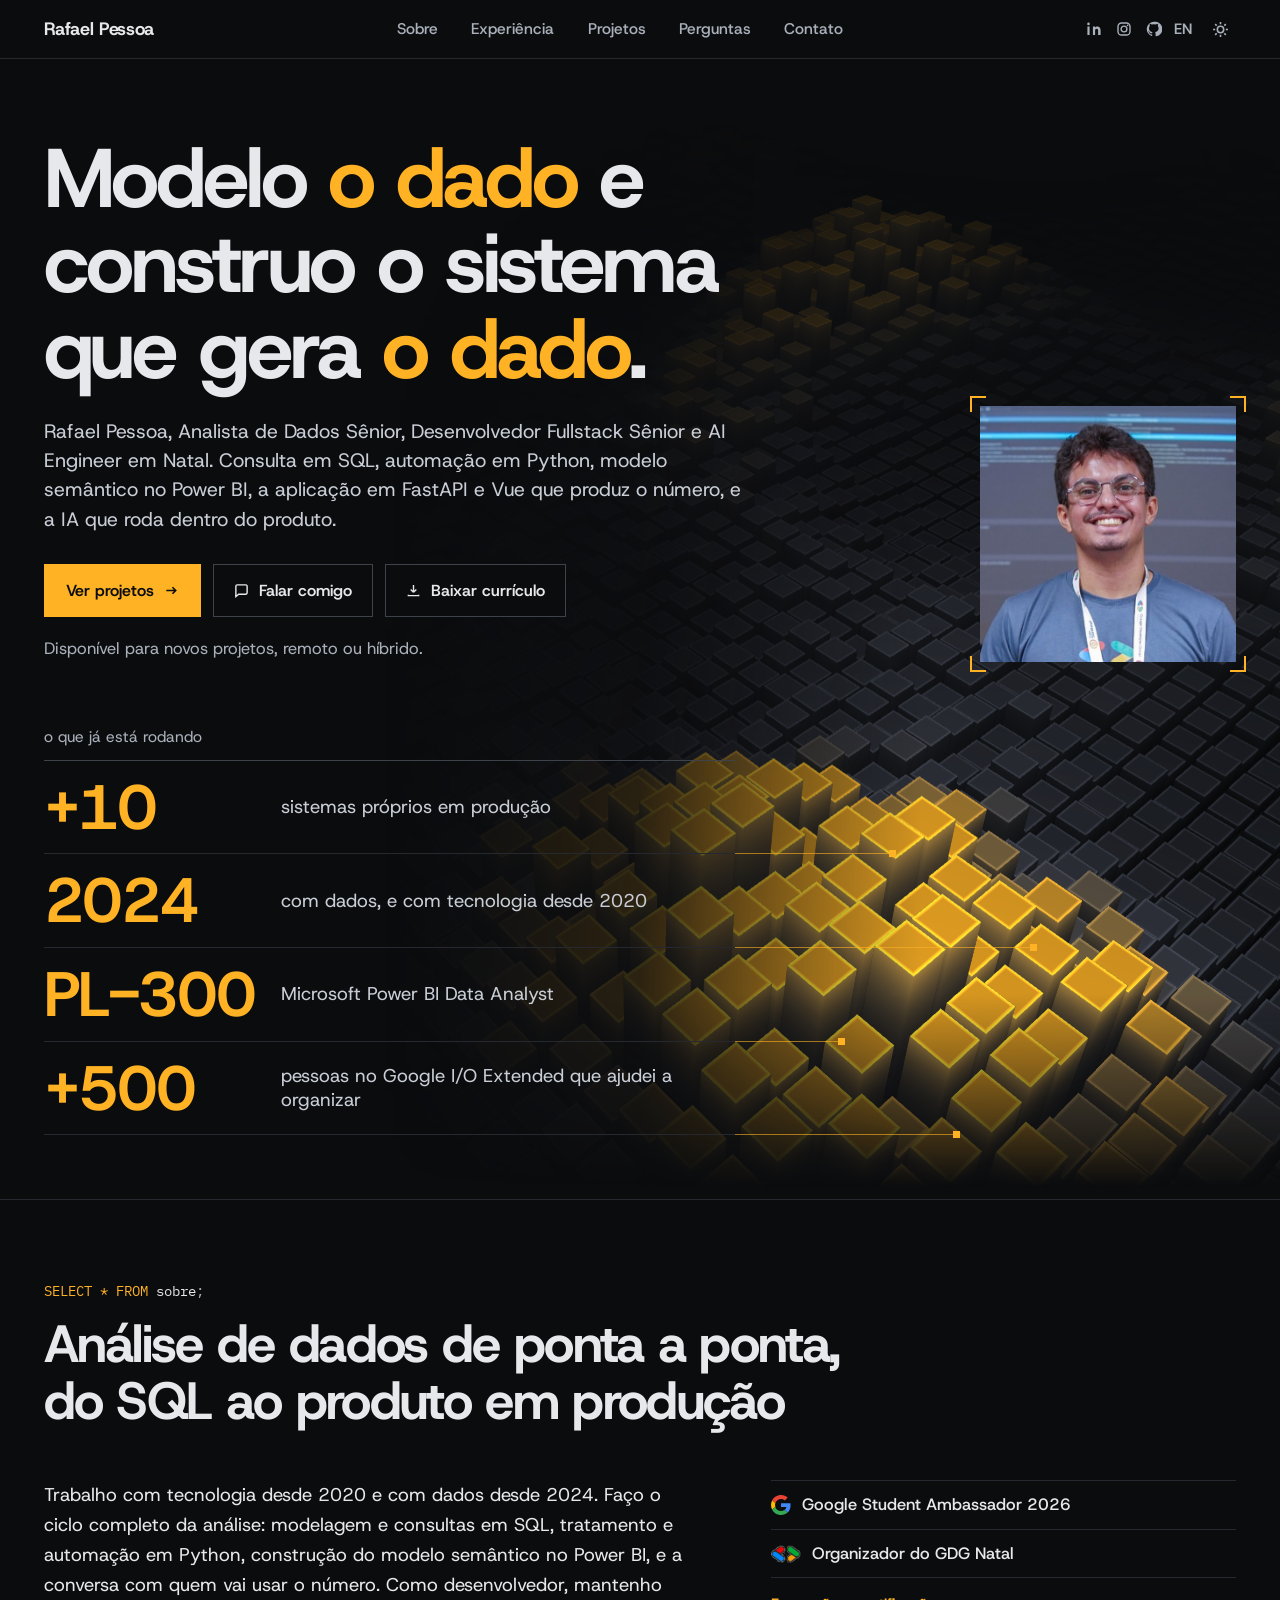
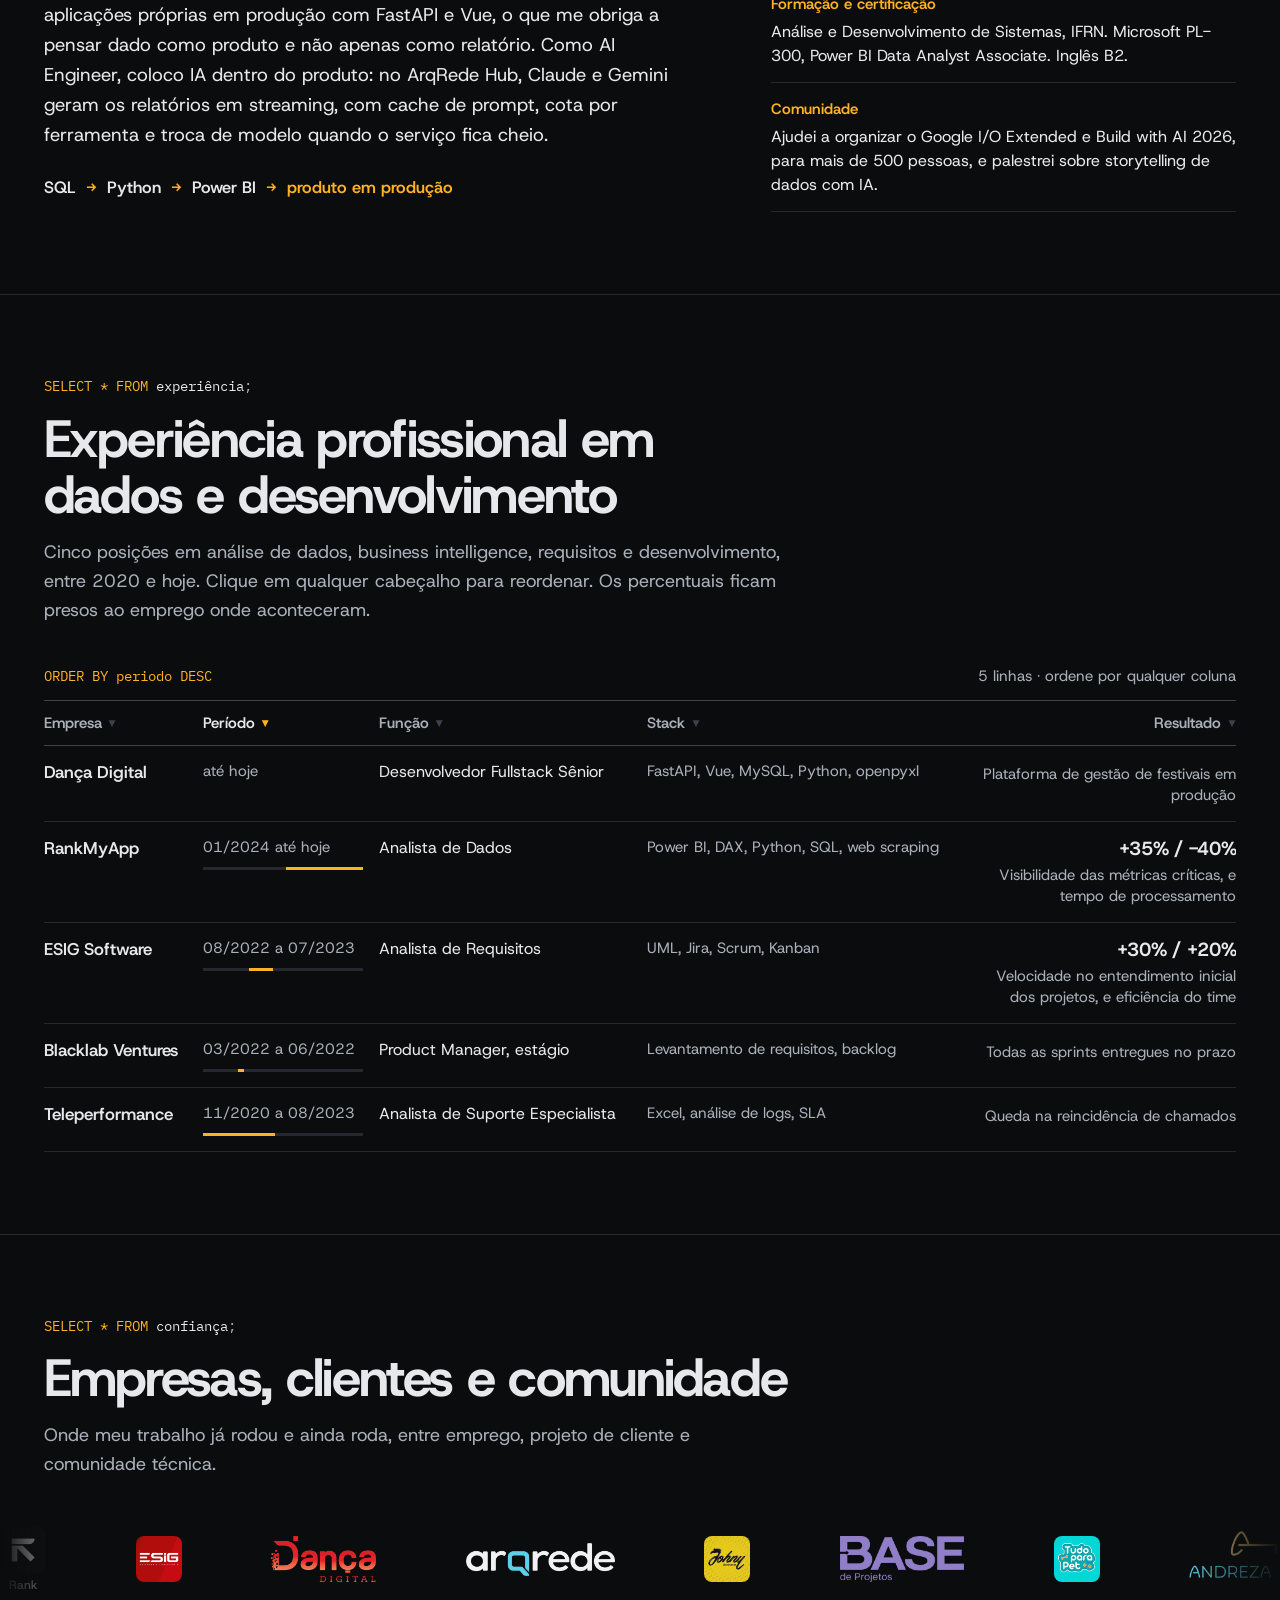
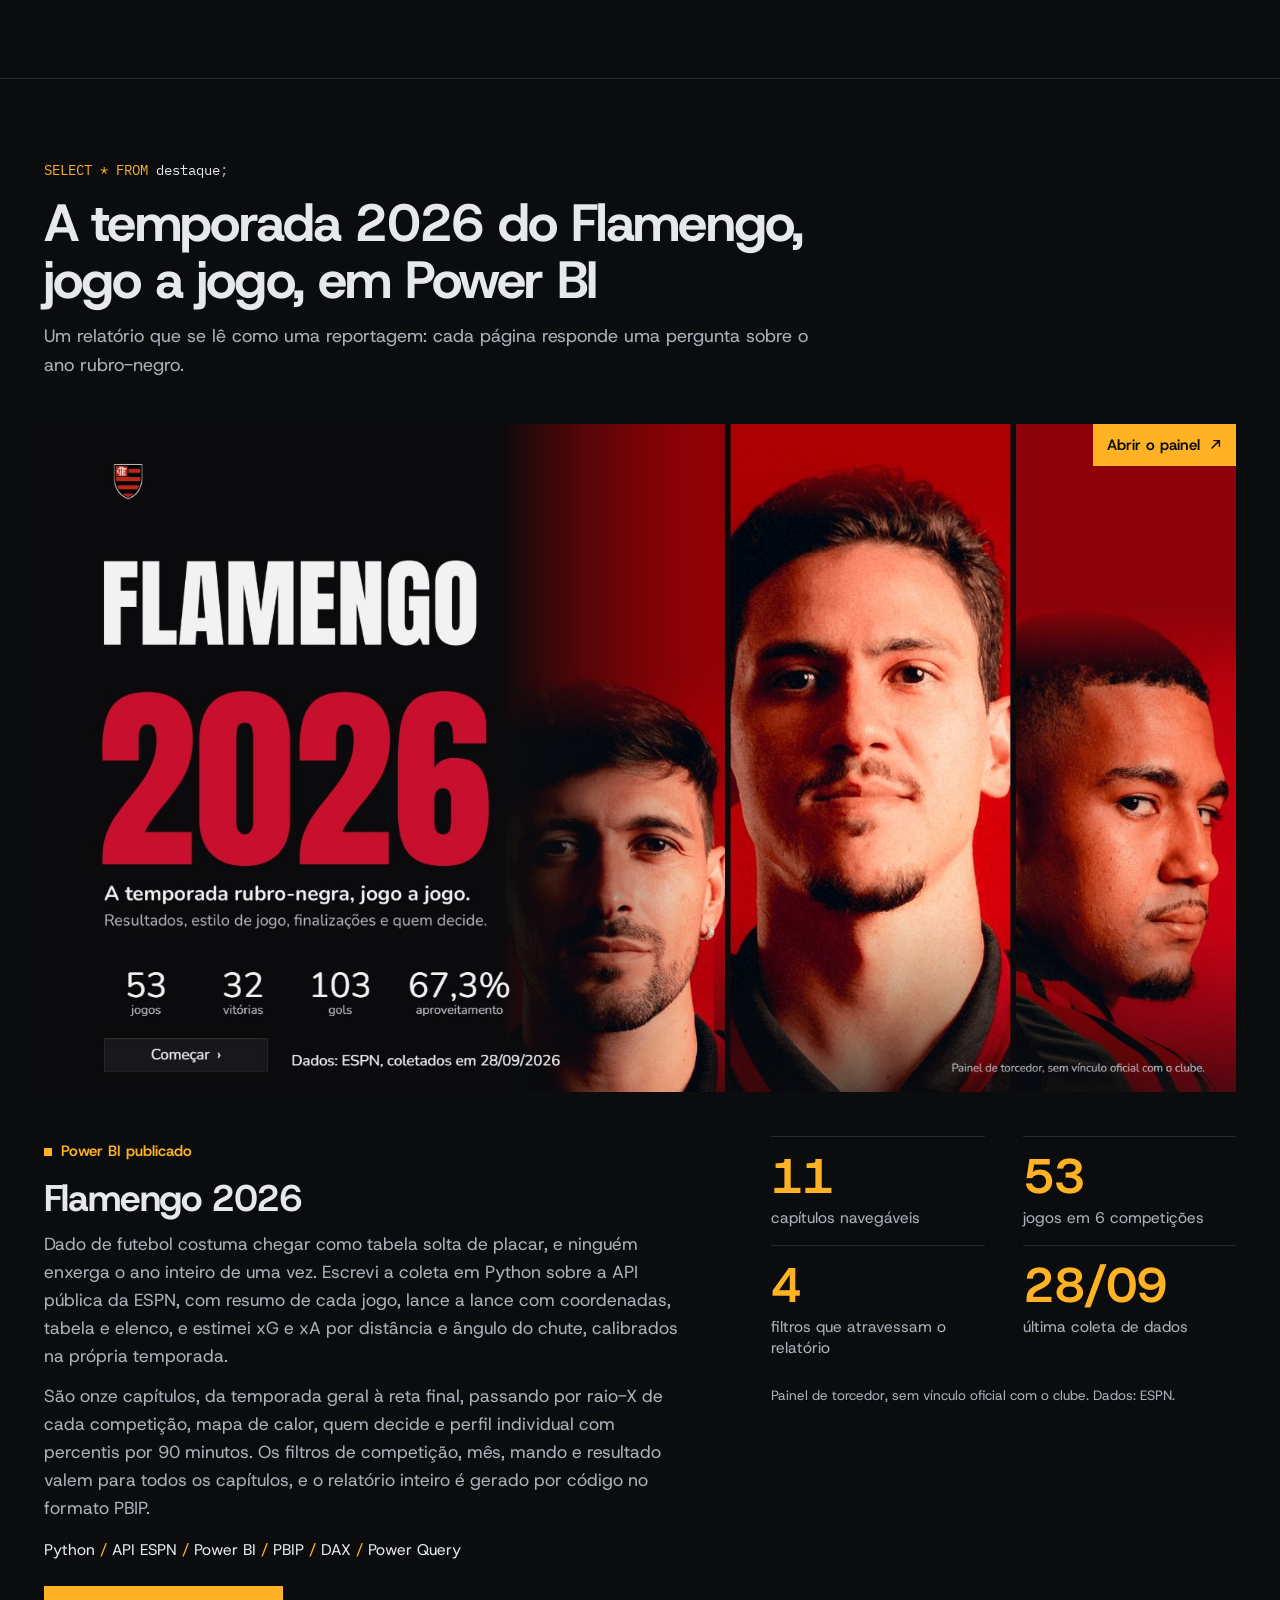
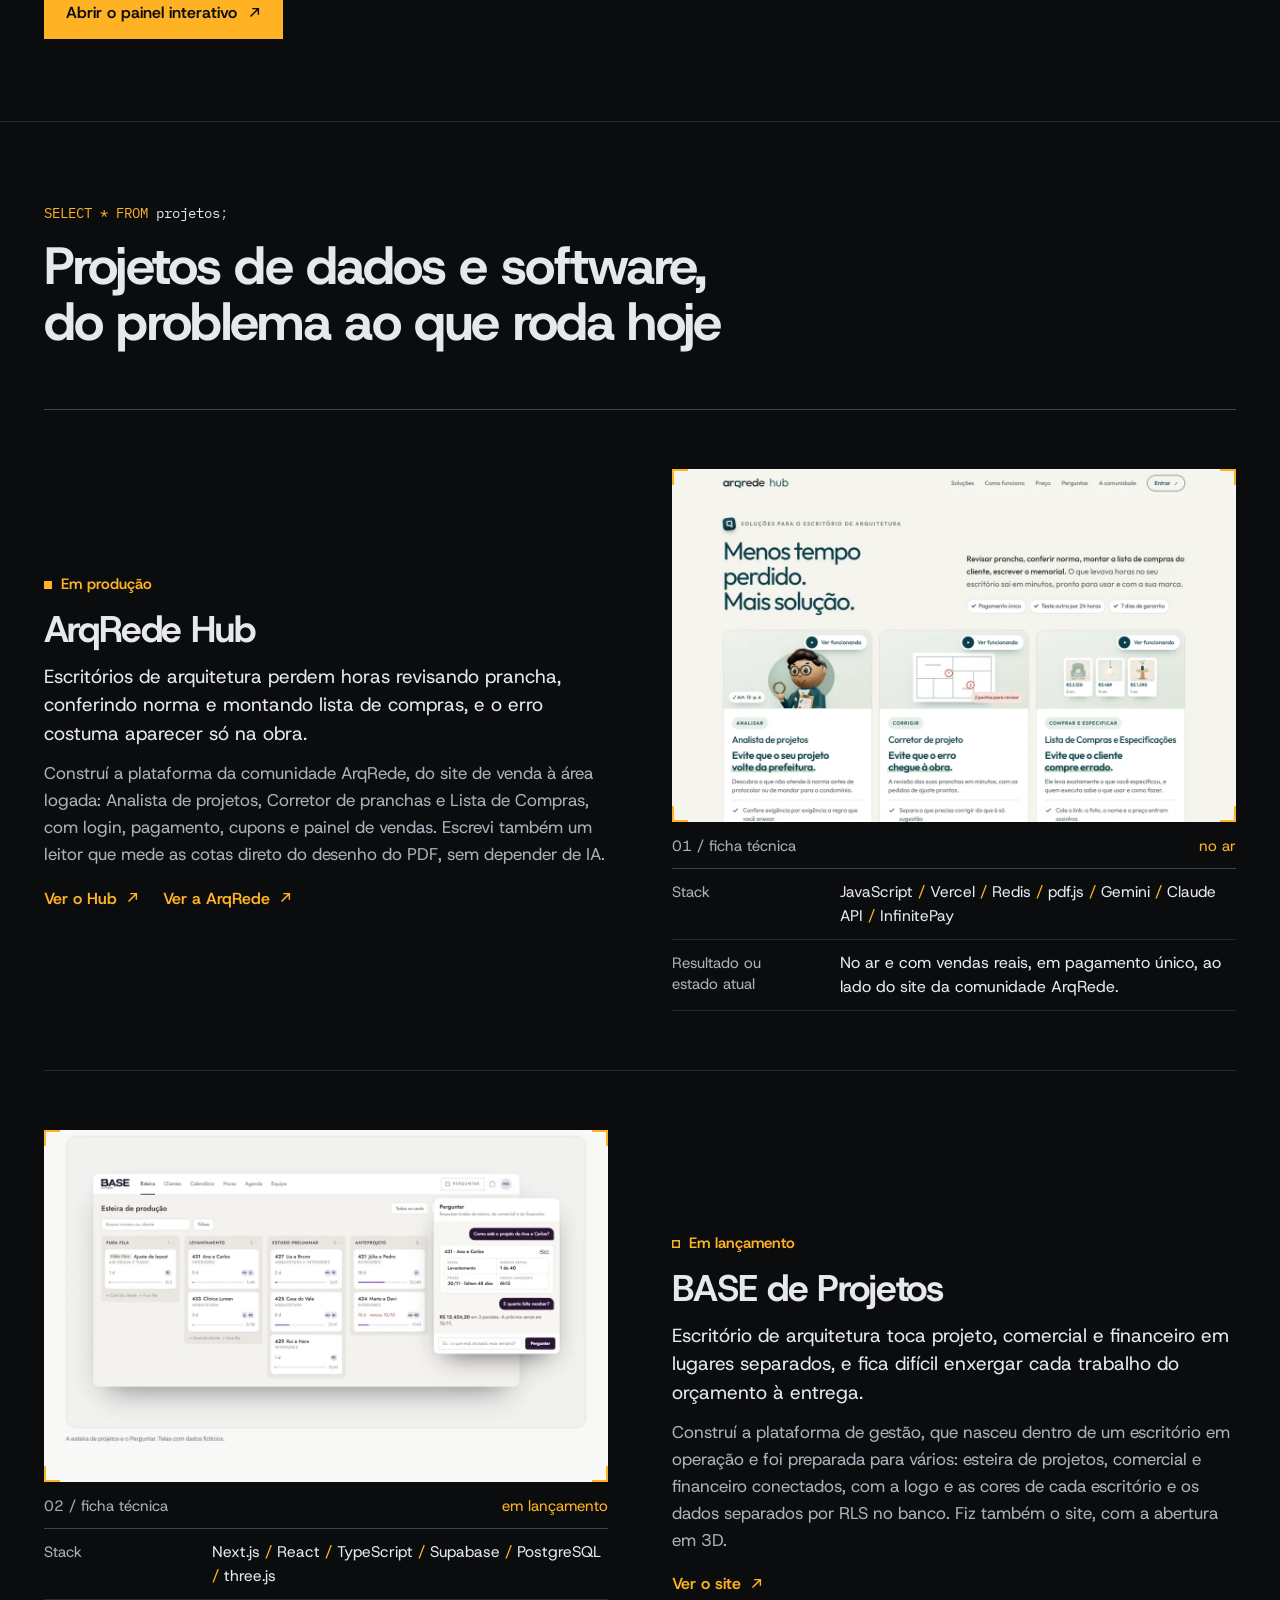
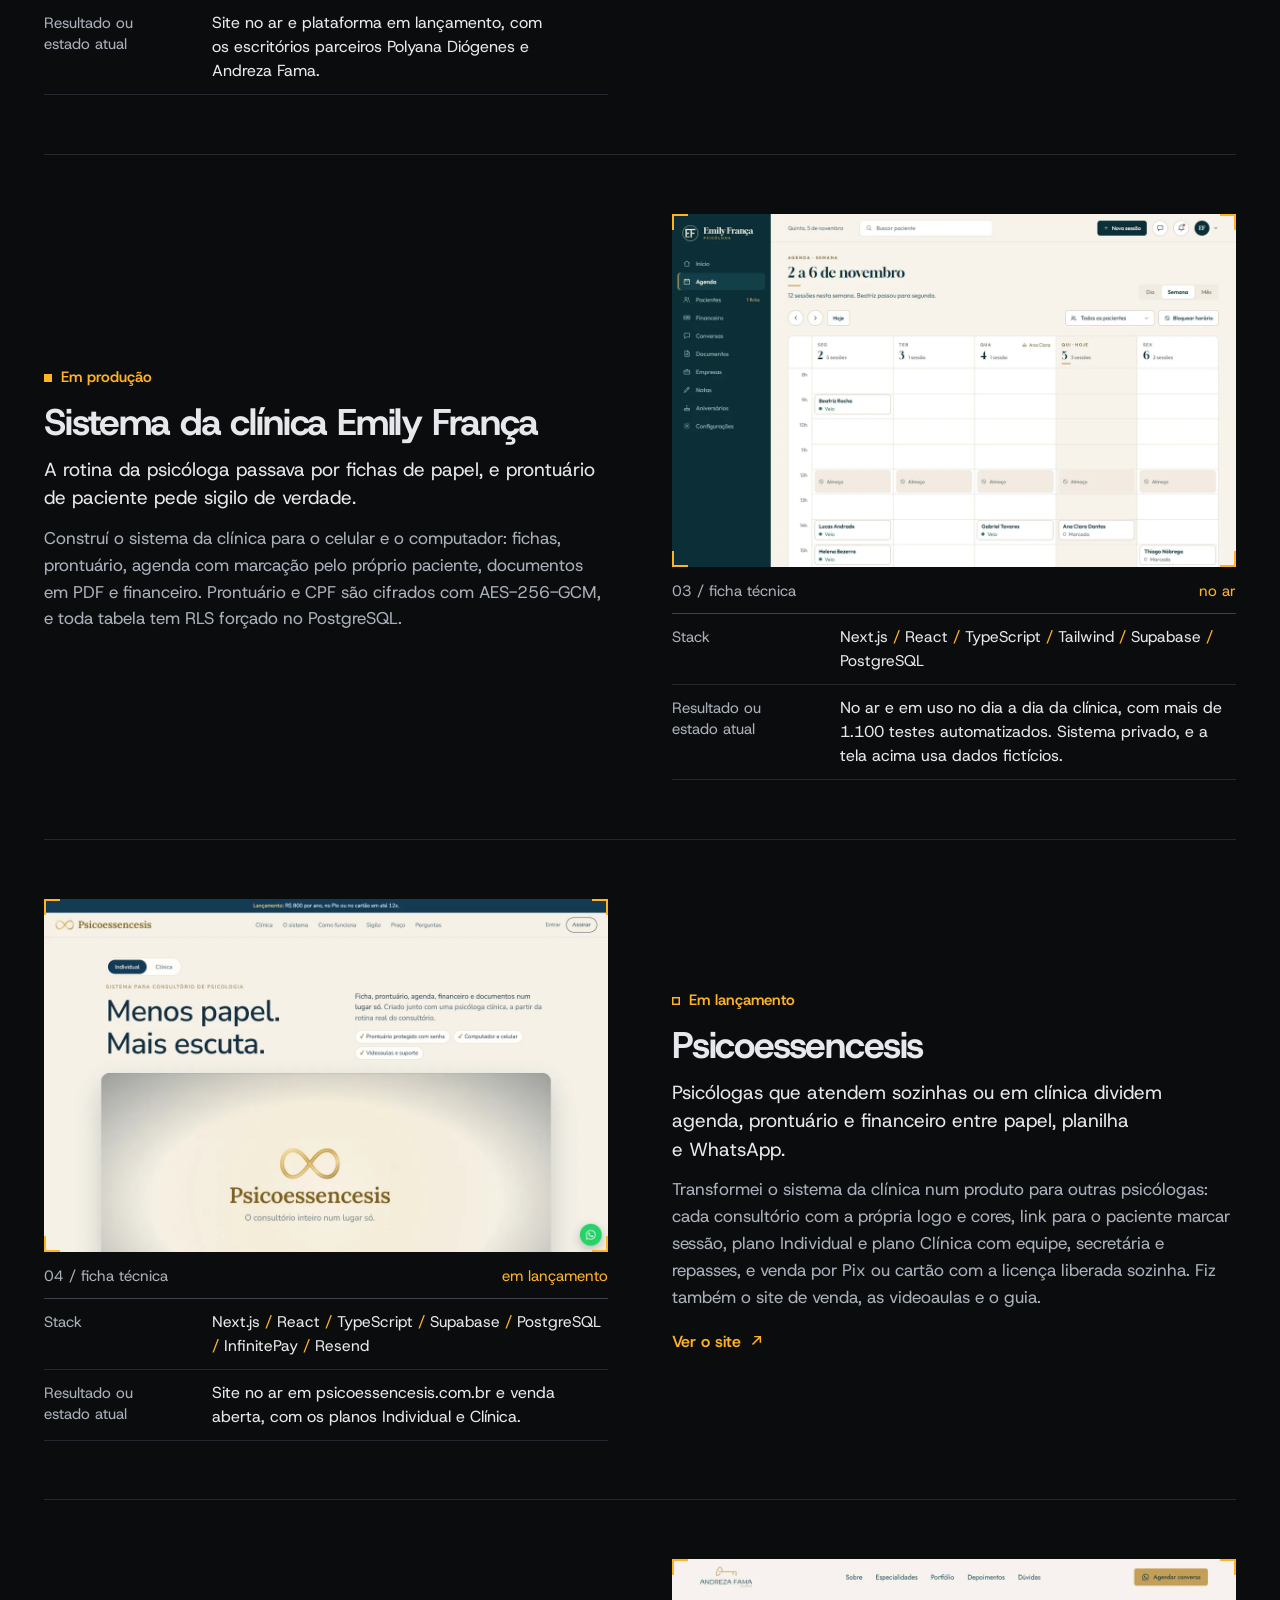
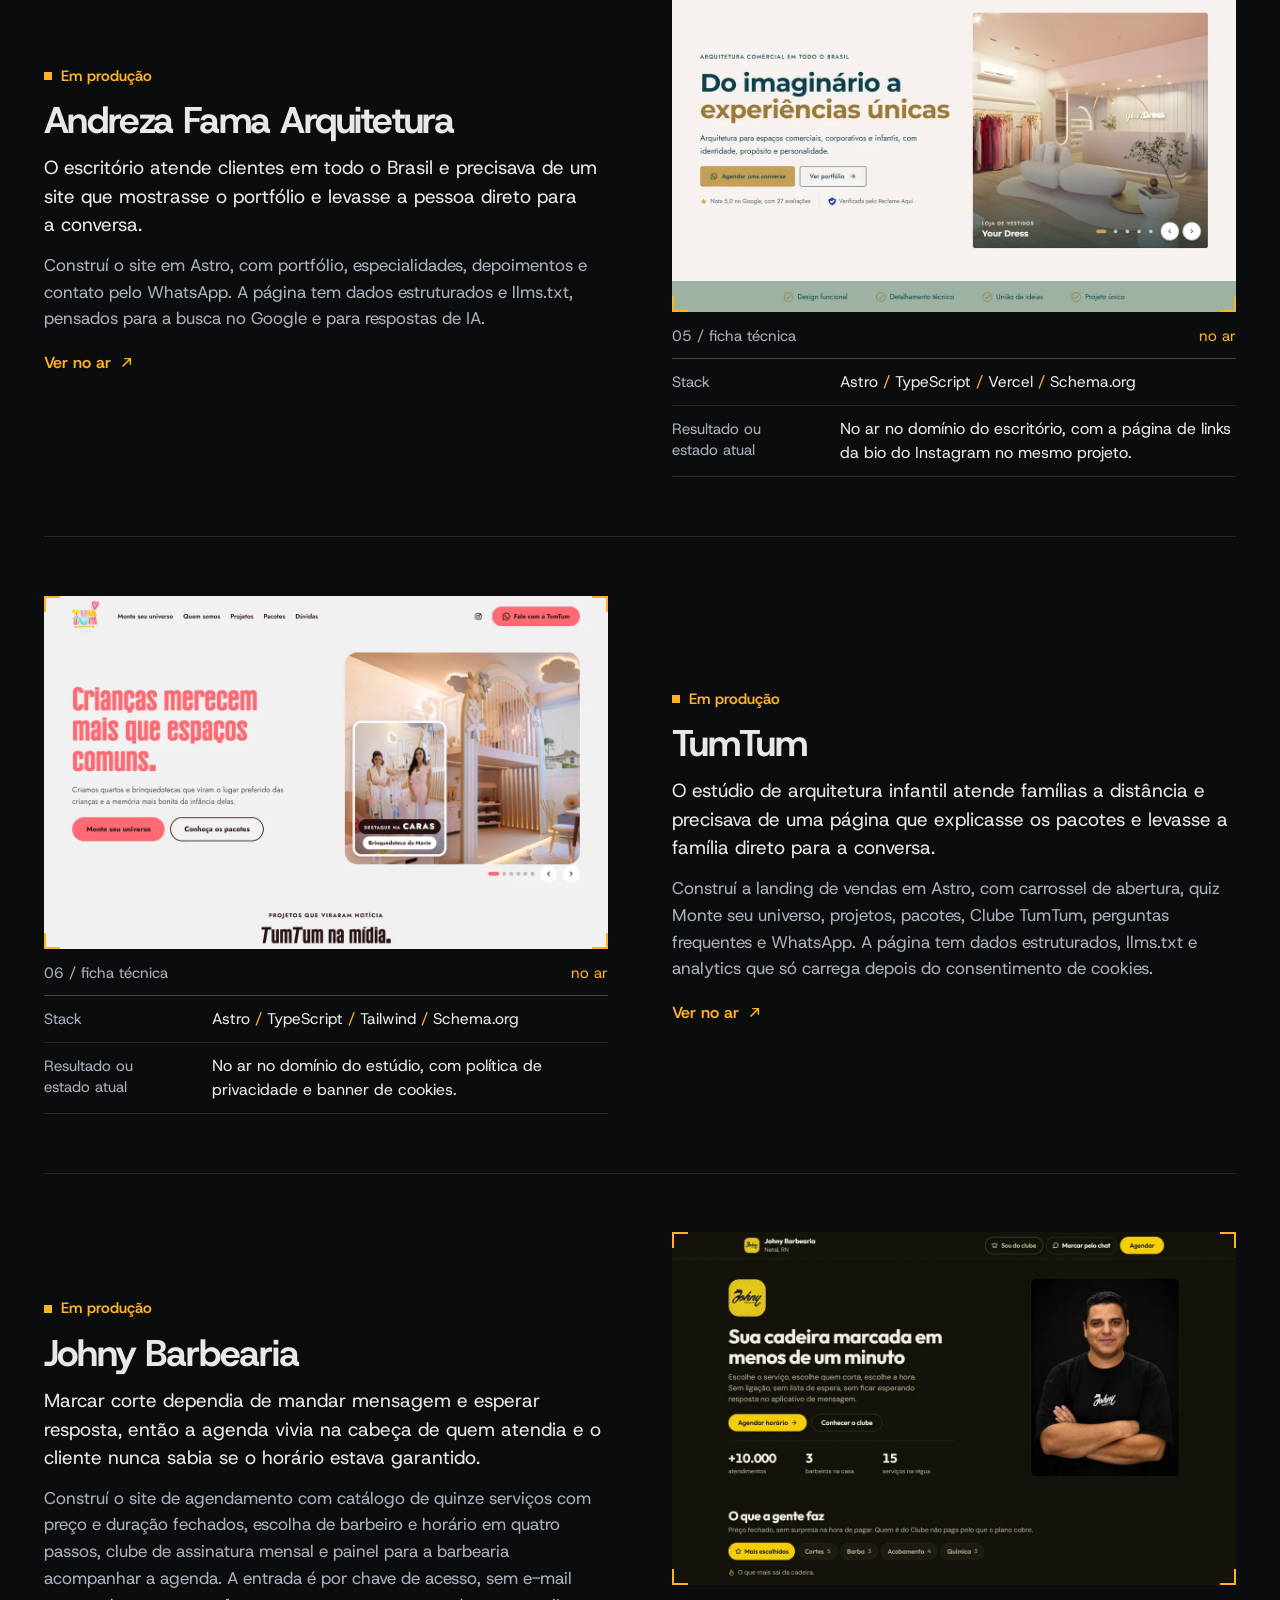
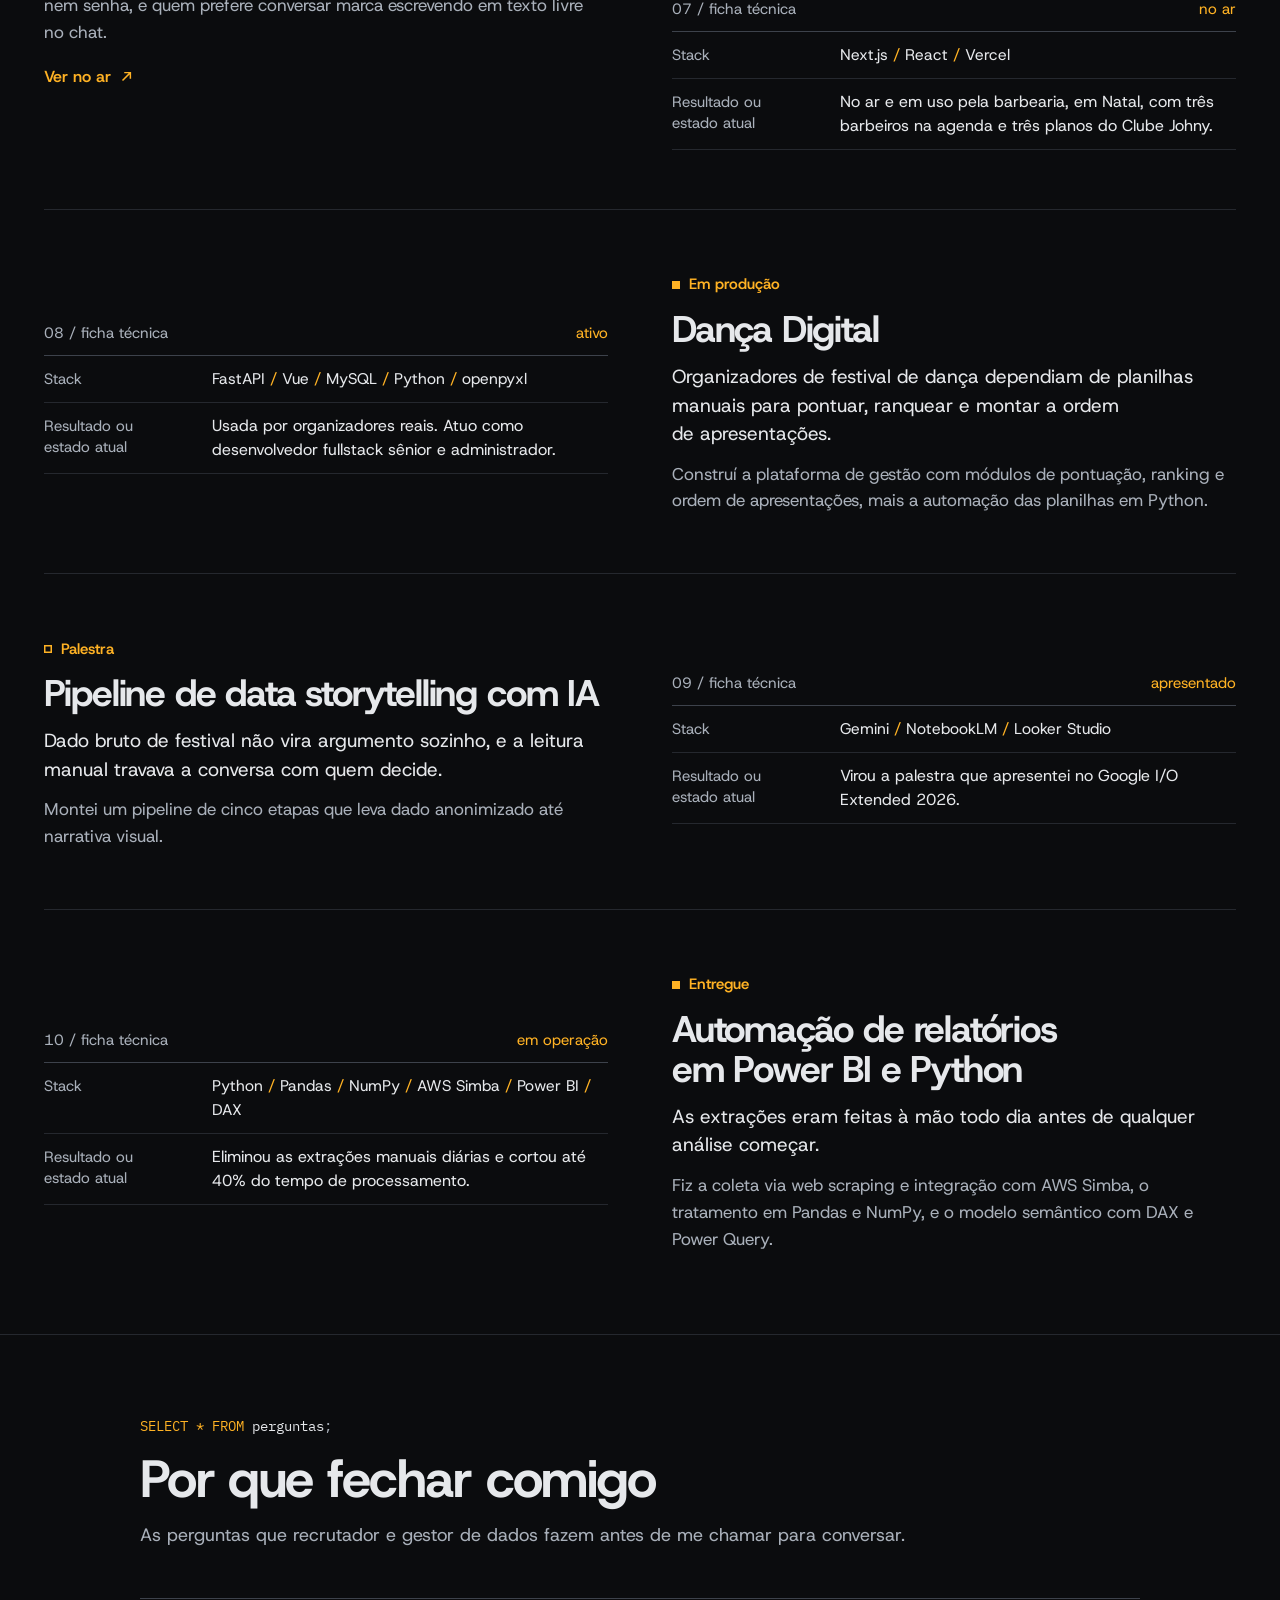
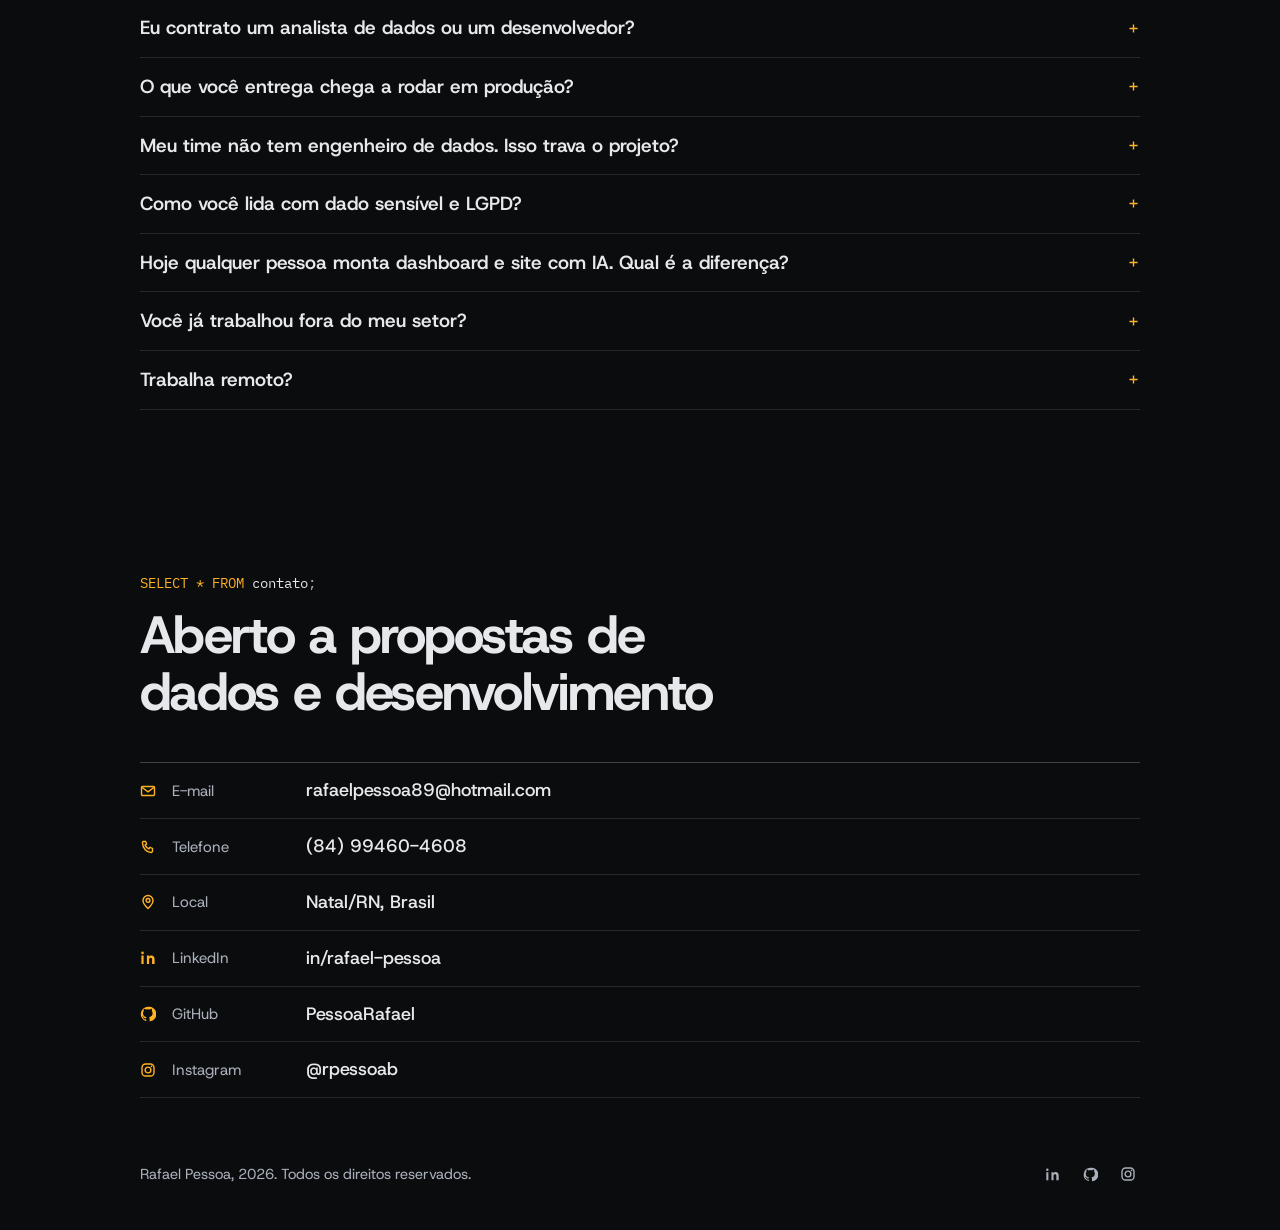
<file: Portfolio-Rafael-Pessoa/index.html>
<!DOCTYPE html>
<html lang="pt-BR">
<head>
<meta charset="utf-8">
<meta name="viewport" content="width=device-width, initial-scale=1">
<title>Rafael Pessoa, Analista de Dados Sênior, Desenvolvedor Fullstack e AI Engineer em Natal/RN</title>
<meta name="description" content="Rafael Pessoa é Analista de Dados Sênior, Desenvolvedor Fullstack Sênior e AI Engineer em Natal, Rio Grande do Norte. Modelagem e consultas em SQL, ETL e automação em Python, modelo semântico e DAX em Power BI, aplicações em produção com FastAPI e Vue, e IA dentro do produto com Claude e Gemini. Certificado Microsoft PL-300. Atende remoto em todo o Brasil.">
<meta name="author" content="Rafael Pessoa">
<meta name="robots" content="index, follow, max-snippet:-1, max-image-preview:large">
<meta name="geo.region" content="BR-RN">
<meta name="geo.placename" content="Natal, Rio Grande do Norte">
<meta name="ICBM" content="-5.7945, -35.2110">
<meta name="theme-color" content="#0B0C0E">
<meta name="twitter:card" content="summary_large_image">
<meta name="twitter:title" content="Rafael Pessoa, Analista de Dados Sênior, Desenvolvedor Fullstack e AI Engineer em Natal/RN">
<meta name="twitter:description" content="Análise de dados de ponta a ponta em SQL, Python e Power BI, e sistemas próprios em produção com FastAPI e Vue. Natal/RN, atendimento remoto em todo o Brasil.">
<meta property="og:type" content="profile">
<meta property="og:title" content="Rafael Pessoa, Analista de Dados Sênior, Desenvolvedor Fullstack e AI Engineer">
<meta property="og:description" content="Analista de dados sênior, desenvolvedor fullstack e AI Engineer. SQL, Python, Power BI, DAX, FastAPI, Vue, Claude, Gemini, LGPD. Natal/RN, remoto ou híbrido.">
<meta property="og:site_name" content="Rafael Pessoa">
<meta property="og:locale" content="pt_BR">
<link rel="canonical" href="https://rafapessoa.com.br/">
<meta property="og:url" content="https://rafapessoa.com.br/">
<meta property="og:image" content="https://rafapessoa.com.br/og-rafael-pessoa-v3.jpg">
<meta property="og:image:width" content="1200">
<meta property="og:image:height" content="630">
<meta property="og:image:alt" content="Rafael Pessoa, analista de dados sênior, desenvolvedor fullstack e AI Engineer em Natal, Rio Grande do Norte">
<meta name="twitter:image" content="https://rafapessoa.com.br/og-rafael-pessoa-v3.jpg">

<link rel="icon" href="data:image/svg+xml,%3Csvg xmlns='http://www.w3.org/2000/svg' viewBox='0 0 32 32'%3E%3Crect width='32' height='32' fill='%2314171A'/%3E%3Ctext x='16' y='21' text-anchor='middle' font-family='Helvetica,Arial,sans-serif' font-weight='700' font-size='15' fill='%23EDEEE9'%3ERP%3C/text%3E%3C/svg%3E">
<link rel="alternate" hreflang="pt-BR" href="https://rafapessoa.com.br/">
<link rel="alternate" hreflang="en" href="https://rafapessoa.com.br/en/">
<link rel="alternate" hreflang="x-default" href="https://rafapessoa.com.br/">
<script>try{if(localStorage.getItem("tema")==="claro")document.documentElement.dataset.tema="claro"}catch(e){}</script>
<link rel="preconnect" href="https://fonts.googleapis.com">
<link rel="preconnect" href="https://fonts.gstatic.com" crossorigin>
<link rel="stylesheet" href="https://fonts.googleapis.com/css2?family=Host+Grotesk:wght@400;500;600;700&amp;family=IBM+Plex+Mono:wght@400&amp;display=swap">

<style>
/* Console de dados: a página fala a língua de quem vive em query e painel, sem abrir mão da
   leitura. Sem caixa em volta de conteúdo: a estrutura vem de fio e alinhamento. Mono só no que
   é código de verdade (rótulo SQL e ORDER BY), e a cor de sinal é uma só. */
:root{
  --fundo:#0B0C0E;
  --texto:#E6E8EB;
  --apoio:#A9B0BA;
  --fio:#25282E;
  --fio-forte:#3D424B;
  --texto-2:#C9CED6;
  --sinal:#FFB224;
  --claro:#E6E8EB;
  --botao:#FFB224;
  --botao-texto:#0B0C0E;

  --gap:clamp(20px,3vw,48px);
  --borda:clamp(16px,3.4vw,56px);

  --titulo:'Host Grotesk',system-ui,sans-serif;
  --ui:'Host Grotesk',system-ui,sans-serif;
  --codigo:'IBM Plex Mono',ui-monospace,SFMono-Regular,monospace;

  /* Marcas de canto, como as de uma área de seleção: enquadram sem fechar uma caixa. */
  --cantos:
    linear-gradient(var(--sinal) 0 0) 0 0/16px 2px no-repeat,
    linear-gradient(var(--sinal) 0 0) 0 0/2px 16px no-repeat,
    linear-gradient(var(--sinal) 0 0) 100% 0/16px 2px no-repeat,
    linear-gradient(var(--sinal) 0 0) 100% 0/2px 16px no-repeat,
    linear-gradient(var(--sinal) 0 0) 0 100%/16px 2px no-repeat,
    linear-gradient(var(--sinal) 0 0) 0 100%/2px 16px no-repeat,
    linear-gradient(var(--sinal) 0 0) 100% 100%/16px 2px no-repeat,
    linear-gradient(var(--sinal) 0 0) 100% 100%/2px 16px no-repeat;
}

/* Modo claro: a mesma página, com o âmbar escurecido só onde ele é texto. */
html[data-tema="claro"]{
  --fundo:#F3F4F6;--texto:#15171B;--texto-2:#3A3F48;--apoio:#59606B;
  --fio:#DCDFE4;--fio-forte:#B8BDC6;--sinal:#B05E00;--claro:#15171B;
  color-scheme:light;
}

*{margin:0;padding:0;box-sizing:border-box}
html{color-scheme:dark;scroll-behavior:smooth;scroll-padding-top:70px;-webkit-text-size-adjust:100%;background:var(--fundo)}
body{
  background:var(--fundo);color:var(--texto);
  font-family:var(--ui);font-size:17.5px;line-height:1.6;
  overflow-x:clip; /* clip no lugar de hidden, hidden quebra position:sticky */
  -webkit-font-smoothing:antialiased;
}
::selection{background:var(--sinal);color:var(--fundo)}
h1,h2,h3{font-family:var(--titulo);font-weight:700;letter-spacing:-.032em;line-height:1.08;text-wrap:balance}
a{color:inherit}
img,svg{max-width:100%}
p{text-wrap:pretty}
.mono{font-family:var(--ui);font-variant-numeric:tabular-nums;font-feature-settings:"tnum" 1}

:focus-visible{outline:2px solid var(--sinal);outline-offset:3px}

.pular{
  position:absolute;left:-9999px;top:0;z-index:100;
  background:var(--sinal);color:var(--fundo);padding:10px 16px;
  font-size:14px;font-weight:600;text-decoration:none;
}
.pular:focus{left:0}
.oculto{position:absolute;width:1px;height:1px;overflow:hidden;clip-path:inset(50%);white-space:nowrap}

.wrap,.wrap-md{max-width:1328px;margin:0 auto}
.wrap-md{max-width:1000px}
.band{padding:clamp(52px,6.4vw,92px) var(--borda);border-bottom:1px solid var(--fio)}

/* O rótulo da seção vira a consulta que a traz. O texto continua sendo o do HTML. */
.olho{font-family:var(--codigo);font-size:14px;line-height:1.4;color:var(--texto);text-transform:lowercase;margin-bottom:14px}
.olho::before{content:"SELECT * FROM ";color:var(--sinal);text-transform:none}
.olho::after{content:";";color:var(--apoio)}
.cabeca{margin-bottom:clamp(30px,4vw,52px)}
.cabeca h2{max-width:21em;font-size:clamp(31px,4.1vw,58px)}
.cabeca p:not(.olho){margin-top:14px;max-width:64ch;font-size:18px;color:var(--apoio)}

/* ---------- Topo ---------- */
.topo{position:relative;overflow:hidden;padding:0 var(--borda) clamp(44px,5vw,72px);border-bottom:1px solid var(--fio)}
.topo>.wrap{position:relative;z-index:1}
.campo{
  position:absolute;inset:0;width:100%;height:100%;pointer-events:none;
  -webkit-mask-image:linear-gradient(90deg,transparent 30%,rgba(0,0,0,.16) 50%,#000 72%),linear-gradient(180deg,#000 82%,transparent 99%);
          mask-image:linear-gradient(90deg,transparent 30%,rgba(0,0,0,.16) 50%,#000 72%),linear-gradient(180deg,#000 82%,transparent 99%);
  -webkit-mask-composite:source-in;mask-composite:intersect;
}

.topo-nav{
  position:sticky;top:0;z-index:40;background:var(--fundo);
  padding:0 var(--borda);border-bottom:1px solid var(--fio);
}
.nav{display:flex;align-items:center;justify-content:space-between;gap:18px;flex-wrap:wrap;min-height:58px}
.nav-marca{font-family:var(--titulo);font-weight:700;font-size:18px;letter-spacing:-.02em;text-decoration:none;white-space:nowrap}
.nav-links{display:flex;gap:clamp(16px,2.6vw,36px);font-size:15.5px;font-weight:500}
.nav-links a{color:var(--apoio);text-decoration:none;white-space:nowrap;transition:color 120ms ease}
.nav-links a:hover{color:var(--sinal)}
.nav-acoes{display:flex;align-items:center;gap:12px}
.nav-social{display:flex;gap:14px}
.nav-social a{display:flex;color:var(--apoio);transition:color 120ms ease}
.nav-social a:hover{color:var(--sinal)}
.nav-idioma{font-size:15px;font-weight:600;color:var(--apoio);text-decoration:none;transition:color 120ms ease}
.nav-idioma:hover{color:var(--sinal)}
.nav-tema{display:inline-flex;align-items:center;justify-content:center;width:32px;height:32px;background:none;border:0;color:var(--apoio);cursor:pointer;transition:color 120ms ease}
.nav-tema:hover{color:var(--sinal)}
.nav-tema .icone-lua,html[data-tema="claro"] .nav-tema .icone-sol{display:none}
html[data-tema="claro"] .nav-tema .icone-lua{display:block}
.nav-abre{
  display:none;align-items:center;justify-content:center;width:44px;height:44px;margin-right:-10px;
  background:none;border:0;color:inherit;cursor:pointer;
}
.nav-abre .icone-fecha,.nav[data-aberto="sim"] .nav-abre .icone-menu{display:none}
.nav[data-aberto="sim"] .nav-abre .icone-fecha{display:block}

.hero{
  display:grid;grid-template-columns:minmax(0,1fr) clamp(200px,20vw,288px);gap:clamp(30px,5vw,72px);align-items:end;
  padding:clamp(40px,6vw,88px) 0 clamp(40px,5vw,72px);
}
.hero h1{font-size:clamp(34px,6.5vw,98px);line-height:1.03;letter-spacing:-.038em}
.hero h1 span{display:block;white-space:nowrap}
.hero h1 em{font-style:normal;color:var(--sinal)}
.hero-sub{margin-top:24px;max-width:54ch;font-size:19.5px;line-height:1.5;color:var(--texto-2)}

.acoes{display:flex;align-items:center;gap:12px;flex-wrap:wrap;margin-top:30px}
.disponivel{margin-top:18px;font-size:16.5px;color:var(--apoio)}
.btn,.btn-linha{display:inline-flex;align-items:center;gap:10px;text-decoration:none;font-size:16px;font-weight:600}
.btn{background:var(--botao);color:var(--botao-texto);padding:14px 22px;transition:background 120ms ease,color 120ms ease}
.btn:hover{background:var(--claro);color:var(--fundo)}
.btn-linha{border:1px solid var(--fio-forte);background:var(--fundo);color:var(--texto);padding:13px 20px;transition:border-color 120ms ease,color 120ms ease}
.btn-linha:hover{border-color:var(--sinal);color:var(--sinal)}

.retrato{position:relative;width:100%;aspect-ratio:1;justify-self:end;background:var(--fio)}
.retrato::after{content:"";position:absolute;inset:-10px;z-index:3;background:var(--cantos);pointer-events:none}
.retrato img{position:relative;z-index:2;width:100%;height:100%;object-fit:cover;display:block}
.retrato-vazio{
  position:absolute;inset:0;z-index:1;display:flex;align-items:center;justify-content:center;
  color:var(--texto);font-size:64px;letter-spacing:-.04em;
}

.topo .olho{margin-bottom:12px;font-family:var(--ui);font-size:15.5px;color:var(--apoio);text-transform:none}
.topo .olho::before,.topo .olho::after{content:none}
.stats{max-width:min(58%,780px);border-top:1px solid var(--fio-forte)}
.stat{
  position:relative;display:grid;grid-template-columns:clamp(150px,17vw,244px) minmax(0,1fr);column-gap:20px;align-items:center;
  padding:15px 0;border-bottom:1px solid var(--fio);
}
.stat-num{font-weight:700;font-size:clamp(40px,4.9vw,70px);line-height:1;letter-spacing:-.035em;color:var(--sinal);white-space:nowrap}
.stat-txt{font-size:clamp(17px,1.45vw,20px);line-height:1.3;color:var(--texto-2)}
/* Cada linha sai do texto e termina num ponto sobre o relevo: é uma anotação do gráfico. */
.stat::after{content:"";position:absolute;left:100%;bottom:-1px;width:var(--pino);height:1px;background:var(--sinal);opacity:.6}
.stat::before{content:"";position:absolute;left:calc(100% + var(--pino));bottom:-4px;width:7px;height:7px;background:var(--sinal)}
.stat:nth-child(1){--pino:12vw}
.stat:nth-child(2){--pino:23vw}
.stat:nth-child(3){--pino:8vw}
.stat:nth-child(4){--pino:17vw}

/* ---------- Sobre ---------- */
.sobre-grid{display:grid;grid-template-columns:minmax(0,7fr) minmax(0,5fr);gap:clamp(30px,6vw,88px);align-items:start}
.sobre-grid p{font-size:18.5px;line-height:1.62}
.fluxo{display:flex;flex-wrap:wrap;align-items:baseline;gap:4px 10px;margin-top:24px;font-size:16.5px!important;font-weight:600}
.fluxo .seta{color:var(--sinal)}
.fluxo .fim{color:var(--sinal)}
.coluna-lateral{display:grid;align-content:start}
.selos{display:grid}
.selo{
  display:flex;align-items:center;gap:11px;padding:13px 0;border-top:1px solid var(--fio);
  font-size:16.5px!important;font-weight:500;line-height:1.3!important;
}
.selo svg,.marca-selo{flex:0 0 auto}
.marca-selo{height:18px;width:auto}
.fichas{display:grid}
.ficha{padding:14px 0;border-top:1px solid var(--fio)}
.ficha:last-child{border-bottom:1px solid var(--fio)}
.ficha dt{margin-bottom:4px;font-size:15px;font-weight:600;color:var(--sinal)}
.ficha dd{font-size:16px;line-height:1.5;color:var(--texto)}

/* ---------- Experiência ---------- */
.tabela-topo{
  display:flex;align-items:baseline;justify-content:space-between;gap:6px 16px;flex-wrap:wrap;
  padding-bottom:12px;font-size:15px;
}
#ordem-status{font-family:var(--codigo);font-size:14px;color:var(--sinal)}
.tabela-topo .contagem{color:var(--apoio)}
.tabela-rolagem{overflow-x:auto;border-top:1px solid var(--fio-forte)}
table{width:100%;min-width:820px;border-collapse:collapse;font-variant-numeric:tabular-nums}
thead th{padding:0;border-bottom:1px solid var(--fio-forte);text-align:left}
th button{
  width:100%;display:flex;gap:6px;align-items:center;background:none;border:0;cursor:pointer;
  font-family:var(--ui);font-size:15px;font-weight:600;color:var(--apoio);padding:12px 16px 12px 0;text-align:left;
  transition:color 120ms ease;
}
th button:hover{color:var(--sinal)}
th[aria-sort="ascending"] button,th[aria-sort="descending"] button{color:var(--texto)}
th.col-periodo{width:176px}
th.col-resultado{width:262px}
th.col-resultado button{justify-content:flex-end;text-align:right;padding-right:0}
.ind{flex:0 0 auto;display:inline-block;width:1em;text-align:center;font-size:9px;line-height:1;color:var(--fio-forte)}
th[aria-sort="ascending"] .ind,th[aria-sort="descending"] .ind{color:var(--sinal)}
tbody tr{border-bottom:1px solid var(--fio);transition:background 120ms ease}
tbody tr:hover{background:rgba(255,178,36,.05)}
tbody td{padding:15px 16px 15px 0;vertical-align:top}
td.c-empresa{font-size:17px;font-weight:600;line-height:1.3}
td.c-periodo{font-size:15px;line-height:1.4;color:var(--apoio);white-space:nowrap}
/* Faixa de tempo: a mesma data da célula, desenhada na escala da carreira. */
.barra{display:block;position:relative;height:3px;margin-top:9px;background:var(--fio)}
.barra i{position:absolute;top:0;bottom:0;background:var(--sinal)}
td.c-funcao{font-size:16px;line-height:1.4}
.nivel{font-weight:600;color:var(--sinal)}
td.c-stack{font-size:15px;line-height:1.45;color:var(--apoio)}
td.c-resultado{text-align:right;padding-right:0}
td.c-resultado .num{font-size:19px;font-weight:700;letter-spacing:-.015em;line-height:1.3}
table.destaca-resultado td.c-resultado .num{color:var(--sinal)}
td.c-resultado .txt{margin-top:3px;font-size:15px;line-height:1.4;color:var(--apoio)}
.nota-tabela{display:none;font-size:13px;color:var(--apoio);margin-top:10px}

/* ---------- Empresas e clientes ---------- */
/* Esteira contínua: duas trilhas idênticas deslizando lado a lado.
   Quando a primeira sai inteira, a segunda já ocupou o lugar dela. */
.esteira{
  display:flex;overflow:hidden;margin:0 calc(var(--borda) * -1);padding:6px 0;
  -webkit-mask-image:linear-gradient(90deg,transparent 0,#000 7%,#000 93%,transparent 100%);
          mask-image:linear-gradient(90deg,transparent 0,#000 7%,#000 93%,transparent 100%);
}
.esteira-trilha{
  display:flex;align-items:center;flex:0 0 auto;
  gap:clamp(44px,7vw,96px);padding-right:clamp(44px,7vw,96px);
  list-style:none;margin:0;
  animation:desliza 60s linear infinite;
  will-change:transform;
}
@keyframes desliza{from{transform:translateX(0)}to{transform:translateX(-100%)}}
.esteira:hover .esteira-trilha,.esteira:focus-within .esteira-trilha{animation-play-state:paused}
.marca{display:flex;align-items:center;justify-content:center;flex:0 0 auto}
.marca img{height:clamp(32px,4.2vw,46px);width:auto;max-width:none;display:block}
/* As marcas escuras têm versão em logos/escuro, com a mesma cor mais clara: o script troca no
   modo escuro. A da Teleperformance é preto puro, então basta inverter. */
html:not([data-tema="claro"]) .marca img[src$="teleperformance.svg"]{filter:brightness(0) invert(1)}
.marca img[src$="johny-barbearia.jpg"],.marca img[src$="esig.png"],
.marca img[src$="rits.png"],.marca img[src$="tudo-para-pet.png"],.marca img[src$="rank.png"]{border-radius:8px}
/* Marca só de letras pesa mais na mesma altura; a de traço fino precisa de um pouco mais. */
.marca img[src$="arqrede.png"]{height:clamp(23px,3vw,33px)}
.marca img[src$="andreza-fama.png"]{height:clamp(38px,5vw,56px)}
/* Enquanto o arquivo não existe, o nome entra como assinatura. */
.marca-nome{display:none;font-family:var(--titulo);font-weight:600;font-size:clamp(16px,1.9vw,20px);color:var(--apoio);white-space:nowrap}
.sem-marca .marca-nome{display:block}
/* Logo só com o símbolo (a Rank e a Civicus): o nome vai embaixo, pequeno, para saber de quem é. */
.marca.com-nome{flex-direction:column;gap:6px}
.marca.com-nome .marca-nome{display:block;font-family:var(--titulo);font-weight:500;font-size:12px;letter-spacing:.02em;line-height:1}

/* ---------- Destaque ---------- */
.destaque-capa{display:block;position:relative;overflow:hidden;text-decoration:none}
.destaque-capa img{display:block;width:100%;height:auto;transition:transform 420ms ease}
.destaque-capa:hover img{transform:scale(1.012)}
.destaque-abre{
  position:absolute;top:0;right:0;display:inline-flex;align-items:center;gap:8px;
  background:var(--botao);color:var(--botao-texto);font-size:15px;font-weight:600;padding:9px 14px;
}
.destaque-corpo{
  display:grid;grid-template-columns:minmax(0,7fr) minmax(0,5fr);gap:clamp(26px,6vw,88px);align-items:start;
  margin-top:clamp(28px,3.5vw,44px);
}
.destaque-corpo h3{font-size:clamp(27px,2.9vw,40px);margin:14px 0 12px}
.destaque-corpo p{font-size:17.5px;line-height:1.6;color:var(--apoio);max-width:62ch}
.destaque-corpo p+p{margin-top:12px}
.destaque .stack-lista{margin-top:16px}
.destaque-numeros{display:grid;grid-template-columns:repeat(2,minmax(0,1fr));column-gap:var(--gap);list-style:none}
.destaque-numeros li{padding:14px 0 16px;border-top:1px solid var(--fio)}
.destaque-numeros strong{display:block;font-family:var(--titulo);font-weight:700;font-size:clamp(36px,3.8vw,54px);letter-spacing:-.03em;line-height:1.05;color:var(--sinal);white-space:nowrap}
.destaque-numeros span{display:block;margin-top:6px;font-size:15.5px;line-height:1.35;color:var(--apoio)}
.destaque-corpo .destaque-nota{margin-top:10px;font-size:13.5px}

/* ---------- Projetos ---------- */
.projetos{display:grid}
.projeto{
  display:grid;grid-template-columns:minmax(0,1fr) minmax(0,1fr);gap:clamp(24px,5vw,72px);align-items:center;
  padding:clamp(36px,4.6vw,64px) 0;border-top:1px solid var(--fio);
}
.projeto:first-child{border-top-color:var(--fio-forte)}
.projeto:last-child{padding-bottom:0}
.projeto:nth-child(even) .projeto-texto{order:1}
.projeto:nth-child(even) .projeto-painel{order:0}
.projeto-painel{min-width:0}
.projeto h3{font-size:clamp(27px,2.9vw,40px);margin:12px 0 14px}
.tag{display:inline-flex;align-items:center;gap:9px;font-size:15px;font-weight:600;line-height:1.4;color:var(--sinal)}
.tag::before{content:"";width:8px;height:8px;background:currentColor;box-shadow:inset 0 0 0 1.5px currentColor}
.tag-ocre::before{background:none}
.projeto-texto p{font-size:17px;line-height:1.58;color:var(--apoio);max-width:52ch}
.projeto-texto .problema{margin-bottom:12px;font-size:19px;line-height:1.5;color:var(--texto)}
.painel-topo{
  display:flex;align-items:baseline;justify-content:space-between;gap:12px;padding:12px 0 10px;
  border-bottom:1px solid var(--fio-forte);font-size:15px;color:var(--apoio);
}
.painel-topo .estado{color:var(--sinal)}
.painel-bloco{
  display:grid;grid-template-columns:minmax(0,3fr) minmax(0,8fr);column-gap:20px;align-items:baseline;
  padding:11px 0;border-bottom:1px solid var(--fio);
}
.painel-rotulo{font-size:15px;line-height:1.4;color:var(--apoio)}
.stack-lista{list-style:none;font-size:15.5px;line-height:1.55;color:var(--texto)}
.stack-lista li{display:inline}
.stack-lista li:not(:last-child)::after{content:" / ";color:var(--sinal)}
.painel-estado{font-size:16px;line-height:1.5}
/* Botão só existe em projeto com link público. */
.btn-projeto{
  display:inline-flex;align-items:center;gap:8px;margin-top:18px;
  font-size:16px;font-weight:600;color:var(--sinal);text-decoration:none;
  transition:color 120ms ease;
}
.btn-projeto:hover{color:var(--claro)}

/* A tela do projeto fica em cima da ficha técnica. */
.painel-tela{position:relative;display:block;aspect-ratio:16/10;overflow:hidden;background:var(--fio)}
.painel-tela::after{content:"";position:absolute;inset:0;background:var(--cantos);pointer-events:none}
.painel-tela img{display:block;width:100%;height:100%;object-fit:cover;object-position:top;transition:transform 420ms ease}
a.painel-tela:hover img{transform:scale(1.012)}
a.painel-tela:focus-visible{outline:2px solid var(--sinal);outline-offset:2px}
.projeto-links{display:flex;flex-wrap:wrap;gap:6px 24px;margin-top:18px}
.projeto-links .btn-projeto{margin-top:0}

/* ---------- Perguntas ---------- */
.faq details{border-top:1px solid var(--fio)}
.faq details:first-child{border-top-color:var(--fio-forte)}
.faq details:last-child{border-bottom:1px solid var(--fio)}
.faq summary{
  display:flex;align-items:center;gap:16px;padding:16px 0;cursor:pointer;list-style:none;
  font-size:19px;font-weight:600;line-height:1.35;transition:color 120ms ease;
}
.faq summary:hover{color:var(--sinal)}
.faq summary::-webkit-details-marker{display:none}
.faq summary span:first-child{flex:1}
.mais{display:inline-flex;flex:0 0 auto;color:var(--sinal);transition:transform 160ms ease}
.faq details[open] .mais{transform:rotate(45deg)}
.faq .resposta{padding-bottom:20px;max-width:70ch;font-size:17px;line-height:1.6;color:var(--apoio)}

/* ---------- Contato ---------- */
.contato{padding:clamp(52px,6.4vw,92px) var(--borda) clamp(28px,4vw,44px)}
.lista-contato>*{
  display:grid;grid-template-columns:18px 120px minmax(0,1fr);column-gap:14px;align-items:center;
  padding:13px 0;border-top:1px solid var(--fio);text-decoration:none;transition:color 120ms ease;
}
.lista-contato>:first-child{border-top-color:var(--fio-forte)}
.lista-contato>:last-child{border-bottom:1px solid var(--fio)}
.lista-contato a:hover{color:var(--sinal)}
.lista-contato svg{color:var(--sinal)}
.rotulo{font-size:15px;color:var(--apoio)}
.lista-contato .valor{font-family:var(--ui);font-size:18px;font-weight:500;word-break:break-word}
.rodape{
  display:flex;align-items:center;justify-content:space-between;gap:16px;flex-wrap:wrap;
  margin-top:clamp(40px,5vw,64px);font-size:14.5px;color:var(--apoio);
}
.rodape-social{display:flex;gap:14px}
.rodape-social a{display:inline-flex;align-items:center;justify-content:center;width:24px;height:24px;transition:color 120ms ease}
.rodape-social a:hover{color:var(--sinal)}

/* ---------- Responsivo ---------- */
@media (max-width:900px){
  .campo{
    -webkit-mask-image:linear-gradient(90deg,rgba(0,0,0,.2) 20%,#000 90%),linear-gradient(180deg,rgba(0,0,0,.5) 0,#000 40%,transparent 78%);
            mask-image:linear-gradient(90deg,rgba(0,0,0,.2) 20%,#000 90%),linear-gradient(180deg,rgba(0,0,0,.5) 0,#000 40%,transparent 78%);
  }
  .stats{max-width:none}
  .stat::after,.stat::before{content:none}
  .hero{grid-template-columns:minmax(0,1fr);gap:40px}
  .hero h1{font-size:clamp(34px,10.8vw,88px)}
  html[lang="en"] .hero h1{font-size:clamp(29px,9.3vw,80px)} /* a linha mais longa em inglês tem dois caracteres a mais */
  .retrato{justify-self:start;width:min(62%,300px);margin-left:10px}
  .sobre-grid,.destaque-corpo,.projeto{grid-template-columns:minmax(0,1fr)}
  .projeto .projeto-texto,.projeto .projeto-painel,
  .projeto:nth-child(even) .projeto-texto,.projeto:nth-child(even) .projeto-painel{order:0}
  .nota-tabela{display:block}
}
/* Abaixo de 700px a tabela viraria 820px de rolagem lateral, então cada linha
   vira um bloco com rótulo e valor, e os cabeçalhos viram botões de ordenação. */
@media (max-width:700px){
  .tabela-rolagem{overflow-x:visible}
  table{min-width:0;display:block}
  thead{display:block;border-bottom:1px solid var(--fio-forte)}
  thead tr{display:flex;flex-wrap:wrap;gap:0 16px;padding:6px 0}
  thead th,thead th.col-periodo,thead th.col-resultado{display:block;width:auto;border-bottom:0}
  th button,th.col-resultado button{width:auto;justify-content:flex-start;text-align:left;padding:8px 0}
  tbody,tbody tr{display:block}
  tbody tr{padding:14px 0}
  tbody tr:last-child{border-bottom:0}
  tbody tr:hover{background:none}
  tbody td{display:grid;grid-template-columns:82px 1fr;gap:10px;align-items:baseline;padding:4px 0;text-align:left}
  tbody td::before{content:attr(data-rot);font-size:14.5px;color:var(--apoio)}
  td.c-empresa{display:block;padding-bottom:8px;font-size:18px}
  td.c-empresa::before{content:none}
  tbody td.c-resultado{text-align:left} /* vence o text-align:right do desktop */
  td.c-resultado>div{grid-column:2}
  td.c-resultado .num:empty{display:none}
  .barra{grid-column:2;margin-top:2px}
  .nota-tabela{display:none} /* não há mais rolagem horizontal para avisar */
  .painel-bloco{grid-template-columns:minmax(0,1fr);row-gap:3px}
}

/* Abaixo de 760px os cinco links não cabem numa linha, então viram menu. */
@media (max-width:420px){
  .nav-social{display:none} /* os três perfis continuam no Contato */
}
@media (max-width:760px){
  .nav{gap:10px}
  .nav-abre{display:inline-flex}
  .nav-links{
    order:3;width:100%;flex-direction:column;gap:0;
    padding:6px 0 10px;border-top:1px solid var(--fio);
  }
  .nav:not([data-aberto="sim"]) .nav-links{display:none}
  .nav[data-aberto="sim"] .nav-links{animation:abre-menu 160ms ease}
  .nav-links a{padding:12px 0;font-size:16px} /* alvo de toque de 45px */
}
@keyframes abre-menu{from{opacity:0;transform:translateY(-6px)}to{opacity:1;transform:none}}

@media (max-width:640px){
  .stat{grid-template-columns:128px minmax(0,1fr);column-gap:12px;padding:13px 0}
  .stat-num{font-size:34px}
  .acoes .btn,.acoes .btn-linha{width:100%;justify-content:center}
  .lista-contato>*{grid-template-columns:18px minmax(0,1fr);row-gap:1px}
  .lista-contato .valor{grid-column:2}
}
@media (prefers-reduced-motion:reduce){
  html{scroll-behavior:auto}
  .esteira{overflow-x:auto;-webkit-mask-image:none;mask-image:none}
  .esteira-trilha{animation:none!important;transform:none!important}
  .esteira-trilha[aria-hidden="true"]{display:none}
  *,*::before,*::after{animation-duration:.001ms!important;animation-delay:0ms!important;animation-iteration-count:1!important;transition-duration:.001ms!important}
}
</style>
<noscript><style>
  /* Sem JavaScript o botão não abre nada, então a lista fica sempre visível. */
  @media (max-width:760px){
    .nav-abre{display:none!important}
    .nav .nav-links{display:flex!important}
  }
</style></noscript>
</head>
<body>

<a class="pular" href="#sobre">Pular para o conteúdo</a>

<!-- ============ TOPO ============ -->
<header class="topo-nav" id="barra">
  <div class="wrap">
    <nav class="nav" aria-label="Navegação principal">
      <a class="nav-marca" href="#topo">Rafael Pessoa</a>
      <div class="nav-links" id="nav-links">
        <a href="#sobre">Sobre</a>
        <a href="#experiencia">Experiência</a>
        <a href="#projetos">Projetos</a>
        <a href="#faq">Perguntas</a>
        <a href="#contato">Contato</a>
      </div>
      <div class="nav-acoes">
      <div class="nav-social">
        <a href="https://www.linkedin.com/in/rafael-pessoa-4210a31b8/" target="_blank" rel="noopener" aria-label="LinkedIn"><svg width="16" height="16" viewBox="0 0 16 16" fill="currentColor" aria-hidden="true"><path d="M3.6 5.6H1.4V14h2.2V5.6ZM2.5 1.6a1.3 1.3 0 1 0 0 2.6 1.3 1.3 0 0 0 0-2.6ZM14.6 9.2c0-2.3-1.2-3.8-3.2-3.8-1.1 0-1.9.5-2.3 1.2V5.6H6.9V14h2.2V9.6c0-1.1.5-1.8 1.5-1.8s1.5.7 1.5 1.8V14h2.5V9.2Z"></path></svg></a>
        <a href="https://www.instagram.com/rpessoab/" target="_blank" rel="noopener" aria-label="Instagram"><svg width="16" height="16" viewBox="0 0 16 16" fill="none" stroke="currentColor" stroke-width="1.4" aria-hidden="true"><rect x="2" y="2" width="12" height="12" rx="3.6"></rect><circle cx="8" cy="8" r="2.9"></circle><circle cx="11.6" cy="4.4" r="0.8" fill="currentColor" stroke="none"></circle></svg></a>
        <a href="https://github.com/PessoaRafael" target="_blank" rel="noopener" aria-label="GitHub"><svg width="16" height="16" viewBox="0 0 16 16" fill="currentColor" aria-hidden="true"><path d="M8 .8a7.3 7.3 0 0 0-2.3 14.2c.4.1.5-.1.5-.4v-1.3c-2 .4-2.5-.5-2.7-1-.1-.2-.6-1-.9-1.2-.3-.2-.7-.5 0-.5.6 0 1 .6 1.2.9.7 1.1 1.8.8 2.3.6.1-.5.3-.9.5-1.1-1.8-.2-3.6-.9-3.6-4 0-.8.3-1.5.8-2.1-.1-.2-.4-1 .1-2.1 0 0 .6-.2 2 .8a7 7 0 0 1 3.8 0c1.4-1 2-.8 2-.8.5 1.1.2 1.9.1 2.1.5.6.8 1.3.8 2.1 0 3.1-1.9 3.8-3.6 4 .3.3.6.8.6 1.6v2.3c0 .3.1.5.5.4A7.3 7.3 0 0 0 8 .8Z"></path></svg></a>
      </div>
        <a class="nav-idioma" href="en/" hreflang="en" lang="en" aria-label="Read this page in English">EN</a>
        <button class="nav-tema" type="button" id="nav-tema" aria-label="Mudar para o modo claro"><svg class="icone-sol" width="17" height="17" viewBox="0 0 16 16" fill="none" stroke="currentColor" stroke-width="1.5" aria-hidden="true"><circle cx="8" cy="8" r="3"></circle><path d="M8 1v2M8 13v2M1 8h2M13 8h2M3 3l1.4 1.4M11.6 11.6 13 13M13 3l-1.4 1.4M4.4 11.6 3 13"></path></svg><svg class="icone-lua" width="17" height="17" viewBox="0 0 16 16" fill="none" stroke="currentColor" stroke-width="1.5" aria-hidden="true"><path d="M13.5 9.6A5.8 5.8 0 0 1 6.4 2.5a5.8 5.8 0 1 0 7.1 7.1Z"></path></svg></button>
        <button class="nav-abre" type="button" id="nav-abre" aria-expanded="false" aria-controls="nav-links" aria-label="Abrir menu">
          <svg class="icone-menu" width="18" height="18" viewBox="0 0 16 16" fill="none" stroke="currentColor" stroke-width="1.6" aria-hidden="true"><path d="M2 4h12M2 8h12M2 12h12"></path></svg>
          <svg class="icone-fecha" width="18" height="18" viewBox="0 0 16 16" fill="none" stroke="currentColor" stroke-width="1.6" aria-hidden="true"><path d="M3.5 3.5l9 9M12.5 3.5l-9 9"></path></svg>
        </button>
      </div>
    </nav>
  </div>
</header>

<section class="band-dark topo" aria-labelledby="t-hero">
  <canvas class="campo" id="campo" aria-hidden="true"></canvas>
  <div class="wrap">

    <div class="hero" id="topo">
      <div>
        <h1 id="t-hero"><span>Modelo <em>o dado</em> e</span> <span>construo o sistema</span> <span>que gera <em>o dado</em>.</span></h1>
        <p class="hero-sub">Rafael Pessoa, Analista de Dados Sênior, Desenvolvedor Fullstack Sênior e AI Engineer em Natal. Consulta em SQL, automação em Python, modelo semântico no Power BI, a aplicação em FastAPI e Vue que produz o número, e a IA que roda dentro do produto.</p>
        <div class="acoes">
          <a class="btn" href="#projetos">Ver projetos<svg width="15" height="15" viewBox="0 0 16 16" fill="none" stroke="currentColor" stroke-width="1.7" aria-hidden="true"><path d="M2.5 8h10M9 4.5 12.5 8 9 11.5"></path></svg></a>
          <a class="btn-linha" href="#contato"><svg width="15" height="15" viewBox="0 0 16 16" fill="none" stroke="currentColor" stroke-width="1.5" aria-hidden="true"><path d="M14 10.5A1.5 1.5 0 0 1 12.5 12H5l-3 2.5V3.5A1.5 1.5 0 0 1 3.5 2h9A1.5 1.5 0 0 1 14 3.5Z"></path></svg>Falar comigo</a>
          <a class="btn-linha" href="CV_RafaelPessoa_AnalistaDadosSenior.pdf" download><svg width="15" height="15" viewBox="0 0 16 16" fill="none" stroke="currentColor" stroke-width="1.5" aria-hidden="true"><path d="M8 2v8m0 0L5 7m3 3 3-3M2.5 12.5v1h11v-1"></path></svg>Baixar currículo</a>
        </div>
        <p class="disponivel">Disponível para novos projetos, remoto ou híbrido.</p>
      </div>
      <figure class="retrato" id="retrato">
        <!-- foto-rafael.jpg, busto recortado da foto do GDG Natal, 584x584.
             Para trocar, mantenha o recorte quadrado. Sem o arquivo, aparece a marca RP. -->
        <img src="foto-rafael.jpg" alt="Rafael Pessoa, analista de dados sênior, desenvolvedor fullstack e AI Engineer em Natal/RN, em evento do GDG Natal" width="584" height="584" loading="eager" decoding="async" onerror="this.remove()">
        <span class="retrato-vazio mono" aria-hidden="true">RP</span>
      </figure>
    </div>

    <p class="olho">o que já está rodando</p>
    <div class="stats">
      <div class="stat">
        <div class="stat-num">+10</div>
        <div class="stat-txt">sistemas próprios em produção</div>
      </div>
      <div class="stat">
        <div class="stat-num">2024</div>
        <div class="stat-txt">com dados, e com tecnologia desde 2020</div>
      </div>
      <div class="stat">
        <div class="stat-num">PL-300</div>
        <div class="stat-txt">Microsoft Power BI Data Analyst</div>
      </div>
      <div class="stat">
        <div class="stat-num">+500</div>
        <div class="stat-txt">pessoas no Google I/O Extended que ajudei a organizar</div>
      </div>
    </div>
  </div>
</section>

<!-- ============ SOBRE ============ -->
<section class="band" id="sobre" aria-labelledby="t-sobre">
  <div class="wrap">
    <div class="cabeca">
      <p class="olho olho-anil">Sobre</p>
      <h2 id="t-sobre">Análise de dados de ponta a ponta, do SQL ao produto em produção</h2>
    </div>
    <div class="sobre-grid">
      <div>
        <p>Trabalho com tecnologia desde 2020 e com dados desde 2024. Faço o ciclo completo da análise: modelagem e consultas em SQL, tratamento e automação em Python, construção do modelo semântico no Power BI, e a conversa com quem vai usar o número. Como desenvolvedor, mantenho aplicações próprias em produção com FastAPI e Vue, o que me obriga a pensar dado como produto e não apenas como relatório. Como AI Engineer, coloco IA dentro do produto: no ArqRede Hub, Claude e Gemini geram os relatórios em streaming, com cache de prompt, cota por ferramenta e troca de modelo quando o serviço fica cheio.</p>
        <p class="fluxo">
          <span class="passo">SQL</span>
          <span class="seta" aria-hidden="true">&rarr;</span>
          <span class="passo">Python</span>
          <span class="seta" aria-hidden="true">&rarr;</span>
          <span class="passo">Power BI</span>
          <span class="seta" aria-hidden="true">&rarr;</span>
          <span class="fim">produto em produção</span>
        </p>
      </div>
      <div class="coluna-lateral">
      <div class="selos">
        <p class="selo">
          <svg viewBox="0 0 48 48" width="20" height="20" role="img" aria-label="Google">
            <path fill="#EA4335" d="M24 9.5c3.54 0 6.71 1.22 9.21 3.6l6.85-6.85C35.9 2.38 30.47 0 24 0 14.62 0 6.51 5.38 2.56 13.22l7.98 6.19C12.43 13.72 17.74 9.5 24 9.5Z"></path>
            <path fill="#4285F4" d="M46.98 24.55c0-1.57-.15-3.09-.38-4.55H24v9.02h12.94c-.58 2.96-2.26 5.48-4.78 7.18l7.73 6c4.51-4.18 7.09-10.36 7.09-17.65Z"></path>
            <path fill="#FBBC05" d="M10.53 28.59c-.48-1.45-.76-2.99-.76-4.59s.28-3.14.76-4.59l-7.97-6.19C.92 16.46 0 20.12 0 24c0 3.88.92 7.54 2.56 10.78l7.97-6.19Z"></path>
            <path fill="#34A853" d="M24 48c6.48 0 11.93-2.13 15.89-5.81l-7.73-6c-2.15 1.45-4.92 2.3-8.16 2.3-6.26 0-11.57-4.22-13.47-9.91l-7.98 6.19C6.51 42.62 14.62 48 24 48Z"></path>
          </svg>
          <span>Google Student Ambassador 2026</span>
        </p>
        <p class="selo">
          <img class="marca-selo" src="logos/gdg-marca.png" alt="" width="94" height="80" loading="lazy" decoding="async">
          <span>Organizador do GDG Natal</span>
        </p>
      </div>
      <dl class="fichas">
        <div class="ficha">
          <dt>Formação e certificação</dt>
          <dd>Análise e Desenvolvimento de Sistemas, IFRN. Microsoft PL-300, Power BI Data Analyst Associate. Inglês B2.</dd>
        </div>
        <div class="ficha">
          <dt>Comunidade</dt>
          <dd>Ajudei a organizar o Google I/O Extended e Build with AI 2026, para mais de 500 pessoas, e palestrei sobre storytelling de dados com IA.</dd>
        </div>
      </dl>
      </div>
    </div>
  </div>
</section>

<!-- ============ EXPERIÊNCIA ============ -->
<section class="band" id="experiencia" aria-labelledby="t-exp">
  <div class="wrap">
    <div class="cabeca" style="margin-bottom:clamp(26px,4vw,40px)">
      <p class="olho olho-anil">Experiência</p>
      <h2 id="t-exp">Experiência profissional em dados e desenvolvimento</h2>
      <p>Cinco posições em análise de dados, business intelligence, requisitos e desenvolvimento, entre 2020 e hoje. Clique em qualquer cabeçalho para reordenar. Os percentuais ficam presos ao emprego onde aconteceram.</p>
    </div>

    <div class="tabela-topo">
      <span class="mono" id="ordem-status">ORDER BY periodo DESC</span>
      <span class="contagem">5 linhas &middot; ordene por qualquer coluna</span>
    </div>

    <div class="tabela-rolagem" tabindex="0" role="region" aria-label="Tabela de experiência profissional, rolagem horizontal">
      <table id="tabela-exp">
        <caption class="oculto">Experiência profissional, ordenável por empresa, período, função, stack e resultado.</caption>
        <thead>
          <tr>
            <th scope="col" data-key="empresa" aria-sort="none"><button type="button">Empresa<span class="ind" aria-hidden="true">&#9660;</span></button></th>
            <th scope="col" data-key="periodo" class="col-periodo" aria-sort="descending"><button type="button">Período<span class="ind" aria-hidden="true">&#9660;</span></button></th>
            <th scope="col" data-key="funcao" aria-sort="none"><button type="button">Função<span class="ind" aria-hidden="true">&#9660;</span></button></th>
            <th scope="col" data-key="stack" aria-sort="none"><button type="button">Stack<span class="ind" aria-hidden="true">&#9660;</span></button></th>
            <th scope="col" data-key="resultado" class="col-resultado" aria-sort="none"><button type="button">Resultado<span class="ind" aria-hidden="true">&#9660;</span></button></th>
          </tr>
        </thead>
        <tbody>
          <tr data-empresa="Dança Digital" data-start="999998" data-funcao="Desenvolvedor Fullstack Sênior" data-stack="FastAPI, Vue, MySQL, Python, openpyxl" data-score="0">
            <td class="c-empresa" data-rot="Empresa">Dança Digital</td>
            <td class="c-periodo" data-rot="Período">até hoje</td>
            <td class="c-funcao" data-rot="Função">Desenvolvedor Fullstack Sênior</td>
            <td class="c-stack" data-rot="Stack">FastAPI, Vue, MySQL, Python, openpyxl</td>
            <td class="c-resultado" data-rot="Resultado"><div class="num"></div><div class="txt">Plataforma de gestão de festivais em produção</div></td>
          </tr>
          <tr data-empresa="RankMyApp" data-start="202401" data-funcao="Analista de Dados" data-stack="Power BI, DAX, Python, SQL, web scraping" data-score="35">
            <td class="c-empresa" data-rot="Empresa">RankMyApp</td>
            <td class="c-periodo" data-rot="Período">01/2024 até hoje</td>
            <td class="c-funcao" data-rot="Função">Analista de Dados</td>
            <td class="c-stack" data-rot="Stack">Power BI, DAX, Python, SQL, web scraping</td>
            <td class="c-resultado" data-rot="Resultado"><div class="num">+35% / -40%</div><div class="txt">Visibilidade das métricas críticas, e tempo de processamento</div></td>
          </tr>
          <tr data-empresa="ESIG Software" data-start="202208" data-funcao="Analista de Requisitos" data-stack="UML, Jira, Scrum, Kanban" data-score="30">
            <td class="c-empresa" data-rot="Empresa">ESIG Software</td>
            <td class="c-periodo" data-rot="Período">08/2022 a 07/2023</td>
            <td class="c-funcao" data-rot="Função">Analista de Requisitos</td>
            <td class="c-stack" data-rot="Stack">UML, Jira, Scrum, Kanban</td>
            <td class="c-resultado" data-rot="Resultado"><div class="num">+30% / +20%</div><div class="txt">Velocidade no entendimento inicial dos projetos, e eficiência do time</div></td>
          </tr>
          <tr data-empresa="Blacklab Ventures" data-start="202203" data-funcao="Product Manager, estágio" data-stack="Levantamento de requisitos, backlog" data-score="0">
            <td class="c-empresa" data-rot="Empresa">Blacklab Ventures</td>
            <td class="c-periodo" data-rot="Período">03/2022 a 06/2022</td>
            <td class="c-funcao" data-rot="Função">Product Manager, estágio</td>
            <td class="c-stack" data-rot="Stack">Levantamento de requisitos, backlog</td>
            <td class="c-resultado" data-rot="Resultado"><div class="num"></div><div class="txt">Todas as sprints entregues no prazo</div></td>
          </tr>
          <tr data-empresa="Teleperformance" data-start="202011" data-funcao="Analista de Suporte Especialista" data-stack="Excel, análise de logs, SLA" data-score="0">
            <td class="c-empresa" data-rot="Empresa">Teleperformance</td>
            <td class="c-periodo" data-rot="Período">11/2020 a 08/2023</td>
            <td class="c-funcao" data-rot="Função">Analista de Suporte Especialista</td>
            <td class="c-stack" data-rot="Stack">Excel, análise de logs, SLA</td>
            <td class="c-resultado" data-rot="Resultado"><div class="num"></div><div class="txt">Queda na reincidência de chamados</div></td>
          </tr>
        </tbody>
      </table>
    </div>
    <p class="nota-tabela">Arraste na horizontal para ver todas as colunas.</p>
  </div>
</section>

<!-- ============ EMPRESAS E CLIENTES ============ -->
<section class="band" id="parceiros" aria-labelledby="t-parceiros">
  <div class="wrap">
    <div class="cabeca" style="margin-bottom:clamp(26px,4vw,42px)">
      <p class="olho olho-anil">Confiança</p>
      <h2 id="t-parceiros">Empresas, clientes e comunidade</h2>
      <p>Onde meu trabalho já rodou e ainda roda, entre emprego, projeto de cliente e comunidade técnica.</p>
    </div>
  </div>
  <div class="esteira" role="group" aria-label="Empresas, clientes e comunidade com quem trabalhei">
      <ul class="esteira-trilha">
        <li class="marca com-nome">
          <img src="logos/rank.png" alt="Rank" width="150" height="150" loading="lazy" decoding="async" onerror="const l=this.closest('li');l.classList.add('sem-marca');l.querySelector('.marca-nome').removeAttribute('aria-hidden');this.remove()">
          <span class="marca-nome" aria-hidden="true">Rank</span>
        </li>
        <li class="marca">
          <img src="logos/esig.png" alt="ESIG Software" width="176" height="176" loading="lazy" decoding="async" onerror="const l=this.closest('li');l.classList.add('sem-marca');l.querySelector('.marca-nome').removeAttribute('aria-hidden');this.remove()">
          <span class="marca-nome" aria-hidden="true">ESIG Software</span>
        </li>
        <li class="marca">
          <img src="logos/danca-digital.png" alt="Dança Digital" width="401" height="176" loading="lazy" decoding="async" onerror="const l=this.closest('li');l.classList.add('sem-marca');l.querySelector('.marca-nome').removeAttribute('aria-hidden');this.remove()">
          <span class="marca-nome" aria-hidden="true">Dança Digital</span>
        </li>
        <li class="marca">
          <img src="logos/arqrede.png" alt="ArqRede" width="542" height="120" loading="lazy" decoding="async" onerror="const l=this.closest('li');l.classList.add('sem-marca');l.querySelector('.marca-nome').removeAttribute('aria-hidden');this.remove()">
          <span class="marca-nome" aria-hidden="true">ArqRede</span>
        </li>
        <li class="marca">
          <img src="logos/johny-barbearia.jpg" alt="Johny Barbearia" width="176" height="176" loading="lazy" decoding="async" onerror="const l=this.closest('li');l.classList.add('sem-marca');l.querySelector('.marca-nome').removeAttribute('aria-hidden');this.remove()">
          <span class="marca-nome" aria-hidden="true">Johny Barbearia</span>
        </li>
        <li class="marca">
          <img src="logos/base-de-projetos.png" alt="BASE de Projetos" width="405" height="150" loading="lazy" decoding="async" onerror="const l=this.closest('li');l.classList.add('sem-marca');l.querySelector('.marca-nome').removeAttribute('aria-hidden');this.remove()">
          <span class="marca-nome" aria-hidden="true">BASE de Projetos</span>
        </li>
        <li class="marca">
          <img src="logos/tudo-para-pet.png" alt="Tudo para Pet" width="176" height="176" loading="lazy" decoding="async" onerror="const l=this.closest('li');l.classList.add('sem-marca');l.querySelector('.marca-nome').removeAttribute('aria-hidden');this.remove()">
          <span class="marca-nome" aria-hidden="true">Tudo para Pet</span>
        </li>
        <li class="marca">
          <img src="logos/andreza-fama.png" alt="Andreza Fama Arquitetura" width="431" height="176" loading="lazy" decoding="async" onerror="const l=this.closest('li');l.classList.add('sem-marca');l.querySelector('.marca-nome').removeAttribute('aria-hidden');this.remove()">
          <span class="marca-nome" aria-hidden="true">Andreza Fama Arquitetura</span>
        </li>
        <li class="marca">
          <img src="logos/rits.png" alt="RITS Tecnologia" width="176" height="176" loading="lazy" decoding="async" onerror="const l=this.closest('li');l.classList.add('sem-marca');l.querySelector('.marca-nome').removeAttribute('aria-hidden');this.remove()">
          <span class="marca-nome" aria-hidden="true">RITS Tecnologia</span>
        </li>
        <li class="marca">
          <img src="logos/polyana-diogenes.png" alt="Polyana Diógenes" width="900" height="138" loading="lazy" decoding="async" onerror="const l=this.closest('li');l.classList.add('sem-marca');l.querySelector('.marca-nome').removeAttribute('aria-hidden');this.remove()">
          <span class="marca-nome" aria-hidden="true">Polyana Diógenes</span>
        </li>
        <li class="marca">
          <img src="logos/emily-franca.png" alt="Emily França" width="574" height="130" loading="lazy" decoding="async" onerror="const l=this.closest('li');l.classList.add('sem-marca');l.querySelector('.marca-nome').removeAttribute('aria-hidden');this.remove()">
          <span class="marca-nome" aria-hidden="true">Emily França</span>
        </li>
        <li class="marca com-nome">
          <img src="logos/civicus.png" alt="Civicus Consultoria" width="620" height="536" loading="lazy" decoding="async" onerror="const l=this.closest('li');l.classList.add('sem-marca');l.querySelector('.marca-nome').removeAttribute('aria-hidden');this.remove()">
          <span class="marca-nome" aria-hidden="true">Civicus Consultoria</span>
        </li>
        <li class="marca">
          <img src="logos/teleperformance.svg" alt="Teleperformance" width="50" height="53" loading="lazy" decoding="async" onerror="const l=this.closest('li');l.classList.add('sem-marca');l.querySelector('.marca-nome').removeAttribute('aria-hidden');this.remove()">
          <span class="marca-nome" aria-hidden="true">Teleperformance</span>
        </li>
        <li class="marca">
          <img src="logos/gdg-natal.png" alt="GDG Natal" width="920" height="120" loading="lazy" decoding="async" onerror="const l=this.closest('li');l.classList.add('sem-marca');l.querySelector('.marca-nome').removeAttribute('aria-hidden');this.remove()">
          <span class="marca-nome" aria-hidden="true">GDG Natal</span>
        </li>
      </ul>
      <ul class="esteira-trilha" aria-hidden="true">
        <li class="marca com-nome">
          <img src="logos/rank.png" alt="Rank" width="150" height="150" loading="lazy" decoding="async" onerror="const l=this.closest('li');l.classList.add('sem-marca');l.querySelector('.marca-nome').removeAttribute('aria-hidden');this.remove()">
          <span class="marca-nome" aria-hidden="true">Rank</span>
        </li>
        <li class="marca">
          <img src="logos/esig.png" alt="ESIG Software" width="176" height="176" loading="lazy" decoding="async" onerror="const l=this.closest('li');l.classList.add('sem-marca');l.querySelector('.marca-nome').removeAttribute('aria-hidden');this.remove()">
          <span class="marca-nome" aria-hidden="true">ESIG Software</span>
        </li>
        <li class="marca">
          <img src="logos/danca-digital.png" alt="Dança Digital" width="401" height="176" loading="lazy" decoding="async" onerror="const l=this.closest('li');l.classList.add('sem-marca');l.querySelector('.marca-nome').removeAttribute('aria-hidden');this.remove()">
          <span class="marca-nome" aria-hidden="true">Dança Digital</span>
        </li>
        <li class="marca">
          <img src="logos/arqrede.png" alt="ArqRede" width="542" height="120" loading="lazy" decoding="async" onerror="const l=this.closest('li');l.classList.add('sem-marca');l.querySelector('.marca-nome').removeAttribute('aria-hidden');this.remove()">
          <span class="marca-nome" aria-hidden="true">ArqRede</span>
        </li>
        <li class="marca">
          <img src="logos/johny-barbearia.jpg" alt="Johny Barbearia" width="176" height="176" loading="lazy" decoding="async" onerror="const l=this.closest('li');l.classList.add('sem-marca');l.querySelector('.marca-nome').removeAttribute('aria-hidden');this.remove()">
          <span class="marca-nome" aria-hidden="true">Johny Barbearia</span>
        </li>
        <li class="marca">
          <img src="logos/base-de-projetos.png" alt="BASE de Projetos" width="405" height="150" loading="lazy" decoding="async" onerror="const l=this.closest('li');l.classList.add('sem-marca');l.querySelector('.marca-nome').removeAttribute('aria-hidden');this.remove()">
          <span class="marca-nome" aria-hidden="true">BASE de Projetos</span>
        </li>
        <li class="marca">
          <img src="logos/tudo-para-pet.png" alt="Tudo para Pet" width="176" height="176" loading="lazy" decoding="async" onerror="const l=this.closest('li');l.classList.add('sem-marca');l.querySelector('.marca-nome').removeAttribute('aria-hidden');this.remove()">
          <span class="marca-nome" aria-hidden="true">Tudo para Pet</span>
        </li>
        <li class="marca">
          <img src="logos/andreza-fama.png" alt="Andreza Fama Arquitetura" width="431" height="176" loading="lazy" decoding="async" onerror="const l=this.closest('li');l.classList.add('sem-marca');l.querySelector('.marca-nome').removeAttribute('aria-hidden');this.remove()">
          <span class="marca-nome" aria-hidden="true">Andreza Fama Arquitetura</span>
        </li>
        <li class="marca">
          <img src="logos/rits.png" alt="RITS Tecnologia" width="176" height="176" loading="lazy" decoding="async" onerror="const l=this.closest('li');l.classList.add('sem-marca');l.querySelector('.marca-nome').removeAttribute('aria-hidden');this.remove()">
          <span class="marca-nome" aria-hidden="true">RITS Tecnologia</span>
        </li>
        <li class="marca">
          <img src="logos/polyana-diogenes.png" alt="Polyana Diógenes" width="900" height="138" loading="lazy" decoding="async" onerror="const l=this.closest('li');l.classList.add('sem-marca');l.querySelector('.marca-nome').removeAttribute('aria-hidden');this.remove()">
          <span class="marca-nome" aria-hidden="true">Polyana Diógenes</span>
        </li>
        <li class="marca">
          <img src="logos/emily-franca.png" alt="Emily França" width="574" height="130" loading="lazy" decoding="async" onerror="const l=this.closest('li');l.classList.add('sem-marca');l.querySelector('.marca-nome').removeAttribute('aria-hidden');this.remove()">
          <span class="marca-nome" aria-hidden="true">Emily França</span>
        </li>
        <li class="marca com-nome">
          <img src="logos/civicus.png" alt="Civicus Consultoria" width="620" height="536" loading="lazy" decoding="async" onerror="const l=this.closest('li');l.classList.add('sem-marca');l.querySelector('.marca-nome').removeAttribute('aria-hidden');this.remove()">
          <span class="marca-nome" aria-hidden="true">Civicus Consultoria</span>
        </li>
        <li class="marca">
          <img src="logos/teleperformance.svg" alt="Teleperformance" width="50" height="53" loading="lazy" decoding="async" onerror="const l=this.closest('li');l.classList.add('sem-marca');l.querySelector('.marca-nome').removeAttribute('aria-hidden');this.remove()">
          <span class="marca-nome" aria-hidden="true">Teleperformance</span>
        </li>
        <li class="marca">
          <img src="logos/gdg-natal.png" alt="GDG Natal" width="920" height="120" loading="lazy" decoding="async" onerror="const l=this.closest('li');l.classList.add('sem-marca');l.querySelector('.marca-nome').removeAttribute('aria-hidden');this.remove()">
          <span class="marca-nome" aria-hidden="true">GDG Natal</span>
        </li>
      </ul>
  </div>
</section>

<!-- ============ DESTAQUE ============ -->
<section class="band-dark band destaque" id="destaque" aria-labelledby="t-destaque">
  <div class="wrap">
    <div class="cabeca" style="margin-bottom:clamp(28px,4vw,44px)">
      <p class="olho olho-claro">Destaque</p>
      <h2 id="t-destaque">A temporada 2026 do Flamengo, jogo a jogo, em Power BI</h2>
      <p>Um relatório que se lê como uma reportagem: cada página responde uma pergunta sobre o ano rubro-negro.</p>
    </div>
    <a class="destaque-capa" href="https://app.powerbi.com/view?r=eyJrIjoiODA3NWQ1OTgtZDA0NC00YmUwLWI4NzYtOGY3Yzk5ODcyZTg5IiwidCI6ImZmMGYzOTQ1LTBiODAtNDk2ZS1hNWE3LWI5YWMwNmJmZjkwMSJ9" target="_blank" rel="noopener" aria-label="Abrir o painel Flamengo 2026 no Power BI, em nova aba">
      <!-- destaques/flamengo-2026-capa.jpg, capa do relatório capturada em 29/09/2026, 1572x880. -->
      <img src="destaques/flamengo-2026-capa.jpg" alt="Capa do painel Flamengo 2026: 53 jogos, 32 vitórias, 103 gols e 67,3% de aproveitamento, ao lado de fotos de três jogadores" width="1572" height="880" loading="lazy" decoding="async">
      <span class="destaque-abre" aria-hidden="true">Abrir o painel <svg width="14" height="14" viewBox="0 0 16 16" fill="none" stroke="currentColor" stroke-width="1.7" aria-hidden="true"><path d="M6 3h7v7M13 3 4 12"></path></svg></span>
    </a>
    <div class="destaque-corpo">
      <div>
        <span class="tag">Power BI publicado</span>
        <h3>Flamengo 2026</h3>
        <p>Dado de futebol costuma chegar como tabela solta de placar, e ninguém enxerga o ano inteiro de uma vez. Escrevi a coleta em Python sobre a API pública da ESPN, com resumo de cada jogo, lance a lance com coordenadas, tabela e elenco, e estimei xG e xA por distância e ângulo do chute, calibrados na própria temporada.</p>
        <p>São onze capítulos, da temporada geral à reta final, passando por raio-X de cada competição, mapa de calor, quem decide e perfil individual com percentis por 90 minutos. Os filtros de competição, mês, mando e resultado valem para todos os capítulos, e o relatório inteiro é gerado por código no formato PBIP.</p>
        <ul class="stack-lista"><li>Python</li><li>API ESPN</li><li>Power BI</li><li>PBIP</li><li>DAX</li><li>Power Query</li></ul>
        <a class="btn" href="https://app.powerbi.com/view?r=eyJrIjoiODA3NWQ1OTgtZDA0NC00YmUwLWI4NzYtOGY3Yzk5ODcyZTg5IiwidCI6ImZmMGYzOTQ1LTBiODAtNDk2ZS1hNWE3LWI5YWMwNmJmZjkwMSJ9" target="_blank" rel="noopener" style="margin-top:24px">Abrir o painel interativo <svg width="14" height="14" viewBox="0 0 16 16" fill="none" stroke="currentColor" stroke-width="1.7" aria-hidden="true"><path d="M6 3h7v7M13 3 4 12"></path></svg></a>
      </div>
      <div>
        <ul class="destaque-numeros">
          <li><strong class="mono">11</strong><span>capítulos navegáveis</span></li>
          <li><strong class="mono">53</strong><span>jogos em 6 competições</span></li>
          <li><strong class="mono">4</strong><span>filtros que atravessam o relatório</span></li>
          <li><strong class="mono">28/09</strong><span>última coleta de dados</span></li>
        </ul>
        <p class="destaque-nota">Painel de torcedor, sem vínculo oficial com o clube. Dados: ESPN.</p>
      </div>
    </div>
  </div>
</section>

<!-- ============ PROJETOS ============ -->
<section class="band" id="projetos" aria-labelledby="t-proj">
  <div class="wrap">
    <div class="cabeca" style="margin-bottom:clamp(34px,5vw,58px)">
      <p class="olho olho-anil">Projetos</p>
      <h2 id="t-proj">Projetos de dados e software, do problema ao que roda hoje</h2>
    </div>
    <div class="projetos">

      <article class="projeto">
        <div class="projeto-texto">
          <span class="tag">Em produção</span>
          <h3>ArqRede Hub</h3>
          <p class="problema">Escritórios de arquitetura perdem horas revisando prancha, conferindo norma e montando lista de compras, e o erro costuma aparecer só na obra.</p>
          <p>Construí a plataforma da comunidade ArqRede, do site de venda à área logada: Analista de projetos, Corretor de pranchas e Lista de Compras, com login, pagamento, cupons e painel de vendas. Escrevi também um leitor que mede as cotas direto do desenho do PDF, sem depender de IA.</p>
          <div class="projeto-links">
          <a class="btn-projeto" href="https://hub.arqrede.com.br/" target="_blank" rel="noopener">
            Ver o Hub
            <svg width="14" height="14" viewBox="0 0 16 16" fill="none" stroke="currentColor" stroke-width="1.7" aria-hidden="true"><path d="M6 3h7v7M13 3 4 12"></path></svg>
          </a>
          <a class="btn-projeto" href="https://arqrede.com.br/" target="_blank" rel="noopener">
            Ver a ArqRede
            <svg width="14" height="14" viewBox="0 0 16 16" fill="none" stroke="currentColor" stroke-width="1.7" aria-hidden="true"><path d="M6 3h7v7M13 3 4 12"></path></svg>
          </a>
          </div>
        </div>
        <div class="projeto-painel">
          <a class="painel-tela" href="https://hub.arqrede.com.br/" target="_blank" rel="noopener" aria-label="Abrir o ArqRede Hub">
            <img src="projetos/hub-arqrede.webp" alt="Página do ArqRede Hub com o título Menos tempo perdido. Mais solução. e os cartões do Analista, do Corretor e da Lista de Compras" width="1200" height="750" loading="lazy" decoding="async">
          </a>
          <div class="painel-topo"><span>01 / ficha técnica</span><span class="estado">no ar</span></div>
          <div class="painel-bloco">
            <p class="painel-rotulo">Stack</p>
            <ul class="stack-lista"><li>JavaScript</li><li>Vercel</li><li>Redis</li><li>pdf.js</li><li>Gemini</li><li>Claude API</li><li>InfinitePay</li></ul>
          </div>
          <div class="painel-bloco">
            <p class="painel-rotulo">Resultado ou estado atual</p>
            <p class="painel-estado">No ar e com vendas reais, em pagamento único, ao lado do site da comunidade ArqRede.</p>
          </div>
        </div>
      </article>

      <article class="projeto">
        <div class="projeto-texto">
          <span class="tag tag-ocre">Em lançamento</span>
          <h3>BASE de Projetos</h3>
          <p class="problema">Escritório de arquitetura toca projeto, comercial e financeiro em lugares separados, e fica difícil enxergar cada trabalho do orçamento à entrega.</p>
          <p>Construí a plataforma de gestão, que nasceu dentro de um escritório em operação e foi preparada para vários: esteira de projetos, comercial e financeiro conectados, com a logo e as cores de cada escritório e os dados separados por RLS no banco. Fiz também o site, com a abertura em 3D.</p>
          <a class="btn-projeto" href="https://www.basedeprojetos.com.br/" target="_blank" rel="noopener">
            Ver o site
            <svg width="14" height="14" viewBox="0 0 16 16" fill="none" stroke="currentColor" stroke-width="1.7" aria-hidden="true"><path d="M6 3h7v7M13 3 4 12"></path></svg>
          </a>
        </div>
        <div class="projeto-painel">
          <a class="painel-tela" href="https://www.basedeprojetos.com.br/" target="_blank" rel="noopener" aria-label="Abrir o site da BASE de Projetos">
            <img src="projetos/base-de-projetos.webp" alt="Plataforma BASE de Projetos com a esteira de produção e o painel Perguntar, em tela de demonstração com dados fictícios" width="1200" height="750" loading="lazy" decoding="async">
          </a>
          <div class="painel-topo"><span>02 / ficha técnica</span><span class="estado">em lançamento</span></div>
          <div class="painel-bloco">
            <p class="painel-rotulo">Stack</p>
            <ul class="stack-lista"><li>Next.js</li><li>React</li><li>TypeScript</li><li>Supabase</li><li>PostgreSQL</li><li>three.js</li></ul>
          </div>
          <div class="painel-bloco">
            <p class="painel-rotulo">Resultado ou estado atual</p>
            <p class="painel-estado">Site no ar e plataforma em lançamento, com os escritórios parceiros Polyana Diógenes e Andreza Fama.</p>
          </div>
        </div>
      </article>

      <article class="projeto">
        <div class="projeto-texto">
          <span class="tag">Em produção</span>
          <h3>Sistema da clínica Emily França</h3>
          <p class="problema">A rotina da psicóloga passava por fichas de papel, e prontuário de paciente pede sigilo de verdade.</p>
          <p>Construí o sistema da clínica para o celular e o computador: fichas, prontuário, agenda com marcação pelo próprio paciente, documentos em PDF e financeiro. Prontuário e CPF são cifrados com AES-256-GCM, e toda tabela tem RLS forçado no PostgreSQL.</p>
        </div>
        <div class="projeto-painel">
          <div class="painel-tela">
            <img src="projetos/emily-franca.webp" alt="Agenda semanal do sistema da clínica Emily França, com sessões de pacientes fictícios" width="1200" height="750" loading="lazy" decoding="async">
          </div>
          <div class="painel-topo"><span>03 / ficha técnica</span><span class="estado">no ar</span></div>
          <div class="painel-bloco">
            <p class="painel-rotulo">Stack</p>
            <ul class="stack-lista"><li>Next.js</li><li>React</li><li>TypeScript</li><li>Tailwind</li><li>Supabase</li><li>PostgreSQL</li></ul>
          </div>
          <div class="painel-bloco">
            <p class="painel-rotulo">Resultado ou estado atual</p>
            <p class="painel-estado">No ar e em uso no dia a dia da clínica, com mais de 1.100 testes automatizados. Sistema privado, e a tela acima usa dados fictícios.</p>
          </div>
        </div>
      </article>

      <article class="projeto">
        <div class="projeto-texto">
          <span class="tag tag-ocre">Em lançamento</span>
          <h3>Psicoessencesis</h3>
          <p class="problema">Psicólogas que atendem sozinhas ou em clínica dividem agenda, prontuário e financeiro entre papel, planilha e WhatsApp.</p>
          <p>Transformei o sistema da clínica num produto para outras psicólogas: cada consultório com a própria logo e cores, link para o paciente marcar sessão, plano Individual e plano Clínica com equipe, secretária e repasses, e venda por Pix ou cartão com a licença liberada sozinha. Fiz também o site de venda, as videoaulas e o guia.</p>
          <a class="btn-projeto" href="https://psicoessencesis.com.br/" target="_blank" rel="noopener">
            Ver o site
            <svg width="14" height="14" viewBox="0 0 16 16" fill="none" stroke="currentColor" stroke-width="1.7" aria-hidden="true"><path d="M6 3h7v7M13 3 4 12"></path></svg>
          </a>
        </div>
        <div class="projeto-painel">
          <a class="painel-tela" href="https://psicoessencesis.com.br/" target="_blank" rel="noopener" aria-label="Abrir o site da Psicoessencesis">
            <img src="projetos/psicoessencesis.webp" alt="Página da Psicoessencesis com o título Menos papel. Mais escuta. e a logo do infinito dourado" width="1200" height="750" loading="lazy" decoding="async">
          </a>
          <div class="painel-topo"><span>04 / ficha técnica</span><span class="estado">em lançamento</span></div>
          <div class="painel-bloco">
            <p class="painel-rotulo">Stack</p>
            <ul class="stack-lista"><li>Next.js</li><li>React</li><li>TypeScript</li><li>Supabase</li><li>PostgreSQL</li><li>InfinitePay</li><li>Resend</li></ul>
          </div>
          <div class="painel-bloco">
            <p class="painel-rotulo">Resultado ou estado atual</p>
            <p class="painel-estado">Site no ar em psicoessencesis.com.br e venda aberta, com os planos Individual e Clínica.</p>
          </div>
        </div>
      </article>

      <article class="projeto">
        <div class="projeto-texto">
          <span class="tag">Em produção</span>
          <h3>Andreza Fama Arquitetura</h3>
          <p class="problema">O escritório atende clientes em todo o Brasil e precisava de um site que mostrasse o portfólio e levasse a pessoa direto para a conversa.</p>
          <p>Construí o site em Astro, com portfólio, especialidades, depoimentos e contato pelo WhatsApp. A página tem dados estruturados e llms.txt, pensados para a busca no Google e para respostas de IA.</p>
          <a class="btn-projeto" href="https://www.andrezafama.com.br/" target="_blank" rel="noopener">
            Ver no ar
            <svg width="14" height="14" viewBox="0 0 16 16" fill="none" stroke="currentColor" stroke-width="1.7" aria-hidden="true"><path d="M6 3h7v7M13 3 4 12"></path></svg>
          </a>
        </div>
        <div class="projeto-painel">
          <a class="painel-tela" href="https://www.andrezafama.com.br/" target="_blank" rel="noopener" aria-label="Abrir o site de Andreza Fama Arquitetura">
            <img src="projetos/andreza-fama.webp" alt="Página inicial do site de Andreza Fama Arquitetura com o título Do imaginário a experiências únicas e a foto de um projeto de loja" width="1200" height="750" loading="lazy" decoding="async">
          </a>
          <div class="painel-topo"><span>05 / ficha técnica</span><span class="estado">no ar</span></div>
          <div class="painel-bloco">
            <p class="painel-rotulo">Stack</p>
            <ul class="stack-lista"><li>Astro</li><li>TypeScript</li><li>Vercel</li><li>Schema.org</li></ul>
          </div>
          <div class="painel-bloco">
            <p class="painel-rotulo">Resultado ou estado atual</p>
            <p class="painel-estado">No ar no domínio do escritório, com a página de links da bio do Instagram no mesmo projeto.</p>
          </div>
        </div>
      </article>

      <article class="projeto">
        <div class="projeto-texto">
          <span class="tag">Em produção</span>
          <h3>TumTum</h3>
          <p class="problema">O estúdio de arquitetura infantil atende famílias a distância e precisava de uma página que explicasse os pacotes e levasse a família direto para a conversa.</p>
          <p>Construí a landing de vendas em Astro, com carrossel de abertura, quiz Monte seu universo, projetos, pacotes, Clube TumTum, perguntas frequentes e WhatsApp. A página tem dados estruturados, llms.txt e analytics que só carrega depois do consentimento de cookies.</p>
          <a class="btn-projeto" href="https://www.amotumtum.com.br/" target="_blank" rel="noopener">
            Ver no ar
            <svg width="14" height="14" viewBox="0 0 16 16" fill="none" stroke="currentColor" stroke-width="1.7" aria-hidden="true"><path d="M6 3h7v7M13 3 4 12"></path></svg>
          </a>
        </div>
        <div class="projeto-painel">
          <a class="painel-tela" href="https://www.amotumtum.com.br/" target="_blank" rel="noopener" aria-label="Abrir o site da TumTum">
            <img src="projetos/tumtum.webp" alt="Página inicial da TumTum com o título Crianças merecem mais que espaços comuns e a foto de uma brinquedoteca" width="1200" height="750" loading="lazy" decoding="async">
          </a>
          <div class="painel-topo"><span>06 / ficha técnica</span><span class="estado">no ar</span></div>
          <div class="painel-bloco">
            <p class="painel-rotulo">Stack</p>
            <ul class="stack-lista"><li>Astro</li><li>TypeScript</li><li>Tailwind</li><li>Schema.org</li></ul>
          </div>
          <div class="painel-bloco">
            <p class="painel-rotulo">Resultado ou estado atual</p>
            <p class="painel-estado">No ar no domínio do estúdio, com política de privacidade e banner de cookies.</p>
          </div>
        </div>
      </article>

      <article class="projeto">
        <div class="projeto-texto">
          <span class="tag">Em produção</span>
          <h3>Johny Barbearia</h3>
          <p class="problema">Marcar corte dependia de mandar mensagem e esperar resposta, então a agenda vivia na cabeça de quem atendia e o cliente nunca sabia se o horário estava garantido.</p>
          <p>Construí o site de agendamento com catálogo de quinze serviços com preço e duração fechados, escolha de barbeiro e horário em quatro passos, clube de assinatura mensal e painel para a barbearia acompanhar a agenda. A entrada é por chave de acesso, sem e-mail nem senha, e quem prefere conversar marca escrevendo em texto livre no chat.</p>
          <a class="btn-projeto" href="https://barbearia-phi-nine.vercel.app/" target="_blank" rel="noopener">
            Ver no ar
            <svg width="14" height="14" viewBox="0 0 16 16" fill="none" stroke="currentColor" stroke-width="1.7" aria-hidden="true"><path d="M6 3h7v7M13 3 4 12"></path></svg>
          </a>
        </div>
        <div class="projeto-painel">
          <a class="painel-tela" href="https://barbearia-phi-nine.vercel.app/" target="_blank" rel="noopener" aria-label="Abrir o site da Johny Barbearia">
            <img src="projetos/johny-barbearia.webp" alt="Página inicial da Johny Barbearia com o título Sua cadeira marcada em menos de um minuto" width="1200" height="750" loading="lazy" decoding="async">
          </a>
          <div class="painel-topo"><span>07 / ficha técnica</span><span class="estado">no ar</span></div>
          <div class="painel-bloco">
            <p class="painel-rotulo">Stack</p>
            <ul class="stack-lista"><li>Next.js</li><li>React</li><li>Vercel</li></ul>
          </div>
          <div class="painel-bloco">
            <p class="painel-rotulo">Resultado ou estado atual</p>
            <p class="painel-estado">No ar e em uso pela barbearia, em Natal, com três barbeiros na agenda e três planos do Clube Johny.</p>
          </div>
        </div>
      </article>

      <article class="projeto">
        <div class="projeto-texto">
          <span class="tag">Em produção</span>
          <h3>Dança Digital</h3>
          <p class="problema">Organizadores de festival de dança dependiam de planilhas manuais para pontuar, ranquear e montar a ordem de apresentações.</p>
          <p>Construí a plataforma de gestão com módulos de pontuação, ranking e ordem de apresentações, mais a automação das planilhas em Python.</p>
        </div>
        <div class="projeto-painel">
          <div class="painel-topo"><span>08 / ficha técnica</span><span class="estado">ativo</span></div>
          <div class="painel-bloco">
            <p class="painel-rotulo">Stack</p>
            <ul class="stack-lista"><li>FastAPI</li><li>Vue</li><li>MySQL</li><li>Python</li><li>openpyxl</li></ul>
          </div>
          <div class="painel-bloco">
            <p class="painel-rotulo">Resultado ou estado atual</p>
            <p class="painel-estado">Usada por organizadores reais. Atuo como desenvolvedor fullstack sênior e administrador.</p>
          </div>
        </div>
      </article>

      <article class="projeto">
        <div class="projeto-texto">
          <span class="tag tag-ocre">Palestra</span>
          <h3>Pipeline de data storytelling com IA</h3>
          <p class="problema">Dado bruto de festival não vira argumento sozinho, e a leitura manual travava a conversa com quem decide.</p>
          <p>Montei um pipeline de cinco etapas que leva dado anonimizado até narrativa visual.</p>
        </div>
        <div class="projeto-painel">
          <div class="painel-topo"><span>09 / ficha técnica</span><span class="estado">apresentado</span></div>
          <div class="painel-bloco">
            <p class="painel-rotulo">Stack</p>
            <ul class="stack-lista"><li>Gemini</li><li>NotebookLM</li><li>Looker Studio</li></ul>
          </div>
          <div class="painel-bloco">
            <p class="painel-rotulo">Resultado ou estado atual</p>
            <p class="painel-estado">Virou a palestra que apresentei no Google I/O Extended 2026.</p>
          </div>
        </div>
      </article>

      <article class="projeto">
        <div class="projeto-texto">
          <span class="tag">Entregue</span>
          <h3>Automação de relatórios em Power BI e Python</h3>
          <p class="problema">As extrações eram feitas à mão todo dia antes de qualquer análise começar.</p>
          <p>Fiz a coleta via web scraping e integração com AWS Simba, o tratamento em Pandas e NumPy, e o modelo semântico com DAX e Power Query.</p>
        </div>
        <div class="projeto-painel">
          <div class="painel-topo"><span>10 / ficha técnica</span><span class="estado">em operação</span></div>
          <div class="painel-bloco">
            <p class="painel-rotulo">Stack</p>
            <ul class="stack-lista"><li>Python</li><li>Pandas</li><li>NumPy</li><li>AWS Simba</li><li>Power BI</li><li>DAX</li></ul>
          </div>
          <div class="painel-bloco">
            <p class="painel-rotulo">Resultado ou estado atual</p>
            <p class="painel-estado">Eliminou as extrações manuais diárias e cortou até 40% do tempo de processamento.</p>
          </div>
        </div>
      </article>

    </div>
  </div>
</section>

<!-- ============ FAQ ============ -->
<section class="band-dark band" id="faq" aria-labelledby="t-faq" style="border-bottom:0">
  <div class="wrap-md">
    <div class="cabeca" style="margin-bottom:clamp(30px,4.5vw,48px)">
      <p class="olho olho-claro">Perguntas</p>
      <h2 id="t-faq">Por que fechar comigo</h2>
      <p>As perguntas que recrutador e gestor de dados fazem antes de me chamar para conversar.</p>
    </div>
    <div class="faq">

      <details>
        <summary><span>Eu contrato um analista de dados ou um desenvolvedor?</span><span class="mais" aria-hidden="true"><svg width="13" height="13" viewBox="0 0 16 16" fill="none" stroke="currentColor" stroke-width="1.7"><path d="M8 3v10M3 8h10"></path></svg></span></summary>
        <p class="resposta">Os dois, na mesma pessoa. Faço consulta e modelagem em SQL, tratamento e automação em Python, o modelo semântico no Power BI, e mantenho aplicação em produção com FastAPI e Vue. Na prática, o número que eu apresento vem de um sistema que eu também sei construir e sustentar.</p>
      </details>

      <details>
        <summary><span>O que você entrega chega a rodar em produção?</span><span class="mais" aria-hidden="true"><svg width="13" height="13" viewBox="0 0 16 16" fill="none" stroke="currentColor" stroke-width="1.7"><path d="M8 3v10M3 8h10"></path></svg></span></summary>
        <p class="resposta">Sim, e dá para verificar. São mais de dez sistemas próprios em produção. A Dança Digital é usada por organizadores de festival, com pontuação, ranking e ordem de apresentações. O ArqRede Hub está no ar com vendas reais. Não é protótipo de portfólio, tem gente dependendo deles.</p>
      </details>

      <details>
        <summary><span>Meu time não tem engenheiro de dados. Isso trava o projeto?</span><span class="mais" aria-hidden="true"><svg width="13" height="13" viewBox="0 0 16 16" fill="none" stroke="currentColor" stroke-width="1.7"><path d="M8 3v10M3 8h10"></path></svg></span></summary>
        <p class="resposta">Não. Eu cubro da coleta até a entrega. Na RankMyApp a coleta vem de web scraping e integração com AWS Simba, o tratamento é em Pandas e NumPy, e o modelo semântico em Power BI com DAX e Power Query é meu. Você não precisa montar um time inteiro para começar a enxergar o dado.</p>
      </details>

      <details>
        <summary><span>Como você lida com dado sensível e LGPD?</span><span class="mais" aria-hidden="true"><svg width="13" height="13" viewBox="0 0 16 16" fill="none" stroke="currentColor" stroke-width="1.7"><path d="M8 3v10M3 8h10"></path></svg></span></summary>
        <p class="resposta">Com controle de acesso, não com confiança. No sistema da clínica Emily França, prontuário e CPF são cifrados com AES-256-GCM e toda tabela tem RLS forçado no PostgreSQL. No pipeline de storytelling o dado entra anonimizado, então a narrativa nunca depende de identificar ninguém.</p>
      </details>

      <details>
        <summary><span>Hoje qualquer pessoa monta dashboard e site com IA. Qual é a diferença?</span><span class="mais" aria-hidden="true"><svg width="13" height="13" viewBox="0 0 16 16" fill="none" stroke="currentColor" stroke-width="1.7"><path d="M8 3v10M3 8h10"></path></svg></span></summary>
        <p class="resposta">Eu uso IA, inclusive no pipeline com Gemini e NotebookLM. A diferença é o que a IA não resolve sozinha: modelo semântico correto, controle de acesso, auditoria do que foi consultado, e alguém que responda pelo número na frente de quem vai decidir com ele. Métrica errada gerada rápido continua sendo métrica errada.</p>
      </details>

      <details>
        <summary><span>Você já trabalhou fora do meu setor?</span><span class="mais" aria-hidden="true"><svg width="13" height="13" viewBox="0 0 16 16" fill="none" stroke="currentColor" stroke-width="1.7"><path d="M8 3v10M3 8h10"></path></svg></span></summary>
        <p class="resposta">Marketing de aplicativos na RankMyApp, software de gestão na ESIG, suporte técnico em escala na Teleperformance, produto em estágio na Blacklab Ventures e festivais de dança na Dança Digital. O que se repete em todos é o mesmo trabalho: entender a regra do negócio, achar onde o dado quebra e automatizar o que era manual.</p>
      </details>

      <details>
        <summary><span>Trabalha remoto?</span><span class="mais" aria-hidden="true"><svg width="13" height="13" viewBox="0 0 16 16" fill="none" stroke="currentColor" stroke-width="1.7"><path d="M8 3v10M3 8h10"></path></svg></span></summary>
        <p class="resposta">Sim, remoto ou híbrido. Base em Natal, Rio Grande do Norte. Inglês B2 para times e documentação em inglês.</p>
      </details>

    </div>
  </div>
</section>

<!-- ============ CONTATO ============ -->
<section class="band-dark contato" id="contato" aria-labelledby="t-contato">
  <div class="wrap-md contato-caixa">
    <div class="cabeca" style="margin-bottom:clamp(28px,4vw,42px)">
      <p class="olho olho-claro">Contato</p>
      <h2 id="t-contato">Aberto a propostas de dados e desenvolvimento</h2>
    </div>

    <div class="lista-contato">
      <a href="mailto:rafaelpessoa89@hotmail.com">
        <svg width="16" height="16" viewBox="0 0 16 16" fill="none" stroke="currentColor" stroke-width="1.4" aria-hidden="true"><rect x="1.5" y="3.5" width="13" height="9" rx="1"></rect><path d="M1.8 4.2 8 8.8l6.2-4.6"></path></svg>
        <span class="rotulo">E-mail</span>
        <span class="valor">rafaelpessoa89@hotmail.com</span>
      </a>
      <a href="tel:+5584994604608">
        <svg width="16" height="16" viewBox="0 0 16 16" fill="none" stroke="currentColor" stroke-width="1.4" aria-hidden="true"><path d="M3 2.5h2.6l1 2.6-1.5 1a8 8 0 0 0 3.8 3.8l1-1.5 2.6 1V12a1.5 1.5 0 0 1-1.6 1.5C6.6 13.2 2.8 9.4 2.5 4.1A1.5 1.5 0 0 1 3 2.5Z"></path></svg>
        <span class="rotulo">Telefone</span>
        <span class="valor mono">(84) 99460-4608</span>
      </a>
      <div>
        <svg width="16" height="16" viewBox="0 0 16 16" fill="none" stroke="currentColor" stroke-width="1.4" aria-hidden="true"><path d="M8 14.5s5-4.6 5-8a5 5 0 0 0-10 0c0 3.4 5 8 5 8Z"></path><circle cx="8" cy="6.4" r="1.9"></circle></svg>
        <span class="rotulo">Local</span>
        <span class="valor">Natal/RN, Brasil</span>
      </div>
      <a href="https://www.linkedin.com/in/rafael-pessoa-4210a31b8/" target="_blank" rel="noopener">
        <svg width="16" height="16" viewBox="0 0 16 16" fill="currentColor" aria-hidden="true"><path d="M3.6 5.6H1.4V14h2.2V5.6ZM2.5 1.6a1.3 1.3 0 1 0 0 2.6 1.3 1.3 0 0 0 0-2.6ZM14.6 9.2c0-2.3-1.2-3.8-3.2-3.8-1.1 0-1.9.5-2.3 1.2V5.6H6.9V14h2.2V9.6c0-1.1.5-1.8 1.5-1.8s1.5.7 1.5 1.8V14h2.5V9.2Z"></path></svg>
        <span class="rotulo">LinkedIn</span>
        <span class="valor">in/rafael-pessoa</span>
      </a>
      <a href="https://github.com/PessoaRafael" target="_blank" rel="noopener">
        <svg width="16" height="16" viewBox="0 0 16 16" fill="currentColor" aria-hidden="true"><path d="M8 .8a7.3 7.3 0 0 0-2.3 14.2c.4.1.5-.1.5-.4v-1.3c-2 .4-2.5-.5-2.7-1-.1-.2-.6-1-.9-1.2-.3-.2-.7-.5 0-.5.6 0 1 .6 1.2.9.7 1.1 1.8.8 2.3.6.1-.5.3-.9.5-1.1-1.8-.2-3.6-.9-3.6-4 0-.8.3-1.5.8-2.1-.1-.2-.4-1 .1-2.1 0 0 .6-.2 2 .8a7 7 0 0 1 3.8 0c1.4-1 2-.8 2-.8.5 1.1.2 1.9.1 2.1.5.6.8 1.3.8 2.1 0 3.1-1.9 3.8-3.6 4 .3.3.6.8.6 1.6v2.3c0 .3.1.5.5.4A7.3 7.3 0 0 0 8 .8Z"></path></svg>
        <span class="rotulo">GitHub</span>
        <span class="valor">PessoaRafael</span>
      </a>
      <a href="https://www.instagram.com/rpessoab/" target="_blank" rel="noopener">
        <svg width="16" height="16" viewBox="0 0 16 16" fill="none" stroke="currentColor" stroke-width="1.4" aria-hidden="true"><rect x="2" y="2" width="12" height="12" rx="3.6"></rect><circle cx="8" cy="8" r="2.9"></circle><circle cx="11.6" cy="4.4" r="0.8" fill="currentColor" stroke="none"></circle></svg>
        <span class="rotulo">Instagram</span>
        <span class="valor">@rpessoab</span>
      </a>
    </div>


    <footer class="rodape">
      <span>Rafael Pessoa, 2026. Todos os direitos reservados.</span>
      <span class="rodape-social">
        <a href="https://www.linkedin.com/in/rafael-pessoa-4210a31b8/" target="_blank" rel="noopener" aria-label="LinkedIn"><svg width="15" height="15" viewBox="0 0 16 16" fill="currentColor" aria-hidden="true"><path d="M3.6 5.6H1.4V14h2.2V5.6ZM2.5 1.6a1.3 1.3 0 1 0 0 2.6 1.3 1.3 0 0 0 0-2.6ZM14.6 9.2c0-2.3-1.2-3.8-3.2-3.8-1.1 0-1.9.5-2.3 1.2V5.6H6.9V14h2.2V9.6c0-1.1.5-1.8 1.5-1.8s1.5.7 1.5 1.8V14h2.5V9.2Z"></path></svg></a>
        <a href="https://github.com/PessoaRafael" target="_blank" rel="noopener" aria-label="GitHub"><svg width="15" height="15" viewBox="0 0 16 16" fill="currentColor" aria-hidden="true"><path d="M8 .8a7.3 7.3 0 0 0-2.3 14.2c.4.1.5-.1.5-.4v-1.3c-2 .4-2.5-.5-2.7-1-.1-.2-.6-1-.9-1.2-.3-.2-.7-.5 0-.5.6 0 1 .6 1.2.9.7 1.1 1.8.8 2.3.6.1-.5.3-.9.5-1.1-1.8-.2-3.6-.9-3.6-4 0-.8.3-1.5.8-2.1-.1-.2-.4-1 .1-2.1 0 0 .6-.2 2 .8a7 7 0 0 1 3.8 0c1.4-1 2-.8 2-.8.5 1.1.2 1.9.1 2.1.5.6.8 1.3.8 2.1 0 3.1-1.9 3.8-3.6 4 .3.3.6.8.6 1.6v2.3c0 .3.1.5.5.4A7.3 7.3 0 0 0 8 .8Z"></path></svg></a>
        <a href="https://www.instagram.com/rpessoab/" target="_blank" rel="noopener" aria-label="Instagram"><svg width="16" height="16" viewBox="0 0 16 16" fill="none" stroke="currentColor" stroke-width="1.4" aria-hidden="true"><rect x="2" y="2" width="12" height="12" rx="3.6"></rect><circle cx="8" cy="8" r="2.9"></circle><circle cx="11.6" cy="4.4" r="0.8" fill="currentColor" stroke="none"></circle></svg></a>
      </span>
    </footer>
  </div>
</section>

<!-- ============ DADOS ESTRUTURADOS ============ -->
<script type="application/ld+json">{"@context":"https://schema.org","@type":"ItemList","name":"Empresas, clientes e comunidade com quem Rafael Pessoa trabalhou","itemListElement":[{"@type":"ListItem","position":1,"item":{"@type":"Organization","name":"RankMyApp"}},{"@type":"ListItem","position":2,"item":{"@type":"Organization","name":"ESIG Software"}},{"@type":"ListItem","position":3,"item":{"@type":"Organization","name":"Dança Digital"}},{"@type":"ListItem","position":4,"item":{"@type":"Organization","name":"ArqRede"}},{"@type":"ListItem","position":5,"item":{"@type":"Organization","name":"Johny Barbearia"}},{"@type":"ListItem","position":6,"item":{"@type":"Organization","name":"BASE de Projetos"}},{"@type":"ListItem","position":7,"item":{"@type":"Organization","name":"Tudo para Pet"}},{"@type":"ListItem","position":8,"item":{"@type":"Organization","name":"Andreza Fama Arquitetura"}},{"@type":"ListItem","position":9,"item":{"@type":"Organization","name":"RITS"}},{"@type":"ListItem","position":10,"item":{"@type":"Organization","name":"Polyana Diógenes"}},{"@type":"ListItem","position":11,"item":{"@type":"Organization","name":"Emily França"}},{"@type":"ListItem","position":12,"item":{"@type":"Organization","name":"Teleperformance"}},{"@type":"ListItem","position":13,"item":{"@type":"Organization","name":"Google Developer Groups Natal"}}]}</script>

<script type="application/ld+json">{"@context":"https://schema.org","@type":"Person","name":"Rafael Pessoa","url":"https://rafapessoa.com.br/","image":"https://rafapessoa.com.br/og-rafael-pessoa-v3.jpg","jobTitle":["Analista de Dados Sênior","Desenvolvedor Fullstack Sênior","AI Engineer"],"email":"mailto:rafaelpessoa89@hotmail.com","telephone":"+5584994604608","address":{"@type":"PostalAddress","addressLocality":"Natal","addressRegion":"RN","addressCountry":"BR"},"sameAs":["https://www.linkedin.com/in/rafael-pessoa-4210a31b8/","https://github.com/PessoaRafael","https://www.instagram.com/rpessoab/"],"knowsLanguage":["pt-BR","en"],"knowsAbout":["Análise de dados","Business Intelligence","Power BI","DAX","Power Query","Modelagem de dados","SQL","Python","Pandas","ETL e automação de relatórios","Web scraping","FastAPI","Vue","MySQL","Data storytelling","Engenharia de IA","LLMs","Claude API","Gemini API"],"homeLocation":{"@type":"Place","name":"Natal, Rio Grande do Norte, Brasil"},"seeks":{"@type":"Demand","name":"Vagas e projetos de análise de dados, BI, desenvolvimento fullstack e IA, remoto ou híbrido"},"alumniOf":{"@type":"CollegeOrUniversity","name":"IFRN"},"memberOf":{"@type":"Organization","name":"Google Developer Groups Natal","alternateName":"GDG Natal"},"hasCredential":[{"@type":"EducationalOccupationalCredential","name":"Microsoft PL-300, Power BI Data Analyst Associate"},{"@type":"EducationalOccupationalCredential","name":"Google Student Ambassador 2026","recognizedBy":{"@type":"Organization","name":"Google"}}],"worksFor":[{"@type":"Organization","name":"RankMyApp"},{"@type":"Organization","name":"Dança Digital"}]}</script>
<script type="application/ld+json">{"@context":"https://schema.org","@type":"FAQPage","mainEntity":[{"@type":"Question","name":"Eu contrato um analista de dados ou um desenvolvedor?","acceptedAnswer":{"@type":"Answer","text":"Os dois no mesmo profissional. Faço consulta e modelagem em SQL, tratamento e automação em Python, modelo semântico no Power BI, e mantenho aplicação em produção com FastAPI e Vue."}},{"@type":"Question","name":"O que você entrega chega a rodar em produção?","acceptedAnswer":{"@type":"Answer","text":"Sim. Dança Digital é usada por organizadores de festival, e o ArqRede Hub está no ar com vendas reais."}},{"@type":"Question","name":"Meu time não tem engenheiro de dados. Isso trava o projeto?","acceptedAnswer":{"@type":"Answer","text":"Não. Faço a coleta, o tratamento, o modelo e a interface. Na RankMyApp a coleta vem de web scraping e integração com AWS Simba, o tratamento é em Pandas e NumPy, e o modelo semântico é meu em Power BI com DAX e Power Query."}},{"@type":"Question","name":"Como você lida com dado sensível e LGPD?","acceptedAnswer":{"@type":"Answer","text":"Com controle de acesso, não com confiança. No sistema da clínica Emily França, prontuário e CPF são cifrados com AES-256-GCM e toda tabela tem RLS forçado no PostgreSQL. No pipeline de storytelling o dado entra anonimizado."}},{"@type":"Question","name":"Hoje qualquer pessoa monta dashboard e site com IA. Qual é a diferença?","acceptedAnswer":{"@type":"Answer","text":"Uso IA no pipeline de storytelling com Gemini e NotebookLM, e ainda assim o número depende de modelagem correta e de alguém que responda por ele. Meu trabalho é a camada que a IA não faz sozinha: o modelo semântico, o controle de acesso, a auditoria e a conversa com quem decide."}},{"@type":"Question","name":"Você já trabalhou fora do meu setor?","acceptedAnswer":{"@type":"Answer","text":"Marketing de aplicativos na RankMyApp, software de gestão na ESIG, suporte técnico em escala na Teleperformance, produto em estágio na Blacklab Ventures e festivais de dança na Dança Digital."}},{"@type":"Question","name":"Trabalha remoto?","acceptedAnswer":{"@type":"Answer","text":"Sim, remoto ou híbrido. Base em Natal, Rio Grande do Norte."}}]}</script>
<script type="application/ld+json">{"@context":"https://schema.org","@type":"ProfilePage","inLanguage":"pt-BR","url":"https://rafapessoa.com.br/","name":"Rafael Pessoa, Analista de Dados Sênior, Desenvolvedor Fullstack e AI Engineer","about":{"@type":"Person","name":"Rafael Pessoa"},"mainEntity":{"@type":"Person","name":"Rafael Pessoa","hasOccupation":[{"@type":"Occupation","name":"Analista de Dados Sênior","occupationLocation":{"@type":"City","name":"Natal, RN"},"skills":"SQL, Python, Power BI, DAX, Power Query, modelagem de dados, ETL, web scraping"},{"@type":"Occupation","name":"Desenvolvedor Fullstack Sênior","occupationLocation":{"@type":"City","name":"Natal, RN"},"skills":"FastAPI, Vue, Next.js, React, TypeScript, PostgreSQL, MySQL"},{"@type":"Occupation","name":"AI Engineer","occupationLocation":{"@type":"City","name":"Natal, RN"},"skills":"Claude API, Gemini API, LLMs, streaming, prompt caching, agentes de IA"}],"makesOffer":{"@type":"Offer","itemOffered":{"@type":"Service","name":"Consultoria de dados, business intelligence, desenvolvimento fullstack e IA","areaServed":{"@type":"Country","name":"Brasil"}}}}}</script>
<script type="application/ld+json">{"@context":"https://schema.org","@type":"ItemList","name":"Projetos de Rafael Pessoa","itemListElement":[{"@type":"ListItem","position":1,"item":{"@type":"SoftwareApplication","name":"ArqRede Hub","applicationCategory":"BusinessApplication","operatingSystem":"Web","url":"https://hub.arqrede.com.br/","description":"Plataforma de soluções para escritórios de arquitetura, com Analista de projetos, Corretor de pranchas e Lista de Compras, venda online e leitor de cotas em PDF."}},{"@type":"ListItem","position":2,"item":{"@type":"SoftwareApplication","name":"BASE de Projetos","applicationCategory":"BusinessApplication","operatingSystem":"Web","url":"https://www.basedeprojetos.com.br/","description":"Plataforma de gestão para escritórios de arquitetura, com esteira de projetos, comercial e financeiro conectados e dados separados por escritório."}},{"@type":"ListItem","position":3,"item":{"@type":"SoftwareApplication","name":"Sistema da clínica Emily França","applicationCategory":"BusinessApplication","operatingSystem":"Web","description":"Sistema de clínica de psicologia com fichas, prontuário cifrado, agenda, documentos em PDF e financeiro."}},{"@type":"ListItem","position":4,"item":{"@type":"WebSite","name":"Andreza Fama Arquitetura","url":"https://www.andrezafama.com.br/","description":"Site do escritório de arquitetura comercial, em Astro, com portfólio, especialidades, depoimentos e dados estruturados."}},{"@type":"ListItem","position":5,"item":{"@type":"WebSite","name":"TumTum","url":"https://www.amotumtum.com.br/","description":"Landing de vendas de estúdio de arquitetura infantil, em Astro, com quiz, pacotes, dados estruturados e consentimento de cookies."}},{"@type":"ListItem","position":6,"item":{"@type":"SoftwareApplication","name":"Johny Barbearia","applicationCategory":"BusinessApplication","operatingSystem":"Web","url":"https://barbearia-phi-nine.vercel.app/","description":"Site de agendamento para barbearia em Natal, com catálogo de serviços, escolha de barbeiro e horário, clube de assinatura mensal, entrada por chave de acesso e painel de agenda."}},{"@type":"ListItem","position":7,"item":{"@type":"SoftwareApplication","name":"Dança Digital","applicationCategory":"BusinessApplication","description":"Plataforma de gestão de festivais de dança com pontuação, ranking e ordem de apresentações, em produção.","operatingSystem":"Web"}},{"@type":"ListItem","position":8,"item":{"@type":"CreativeWork","name":"Pipeline de data storytelling com IA","description":"Cinco etapas que levam dado anonimizado de festival até narrativa visual, com Gemini, NotebookLM e Looker Studio. Apresentado no Google I/O Extended 2026."}},{"@type":"ListItem","position":9,"item":{"@type":"CreativeWork","name":"Automação de relatórios em Power BI e Python","description":"Coleta por web scraping e AWS Simba, tratamento em Pandas e NumPy, modelo semântico em Power BI com DAX e Power Query."}},{"@type":"ListItem","position":10,"item":{"@type":"CreativeWork","name":"Flamengo 2026","url":"https://app.powerbi.com/view?r=eyJrIjoiODA3NWQ1OTgtZDA0NC00YmUwLWI4NzYtOGY3Yzk5ODcyZTg5IiwidCI6ImZmMGYzOTQ1LTBiODAtNDk2ZS1hNWE3LWI5YWMwNmJmZjkwMSJ9","description":"Relatório em Power BI com a temporada 2026 do Flamengo jogo a jogo, em onze capítulos: resultados, raio-X por competição, mapa de calor, destaques individuais e percentis por 90 minutos, com dados coletados em Python da API pública da ESPN e xG e xA estimados na própria temporada."}}]}</script>

<script>
/* Marca a barra do topo assim que a página sai do zero, para separar
   a navegação do conteúdo que passa por baixo. */
(function () {
  'use strict';
  var barra = document.getElementById('barra');
  if (!barra) return;
  var pendente = false;
  function avaliar() {
    pendente = false;
    barra.classList.toggle('rolou', window.scrollY > 8);
  }
  window.addEventListener('scroll', function () {
    if (pendente) return;
    pendente = true;
    window.requestAnimationFrame(avaliar);
  }, { passive: true });
  avaliar();
})();

/* Menu do mobile. Abaixo de 760px os links ficam recolhidos atrás do botão. */
(function () {
  'use strict';
  var nav = document.querySelector('.nav');
  var botao = document.getElementById('nav-abre');
  var lista = document.getElementById('nav-links');
  if (!nav || !botao || !lista) return;

  function definir(aberto) {
    if (aberto) nav.setAttribute('data-aberto', 'sim');
    else nav.removeAttribute('data-aberto');
    botao.setAttribute('aria-expanded', String(aberto));
    botao.setAttribute('aria-label', aberto ? 'Fechar menu' : 'Abrir menu');
  }

  botao.addEventListener('click', function () {
    definir(nav.getAttribute('data-aberto') !== 'sim');
  });

  lista.addEventListener('click', function (e) {
    if (e.target.closest('a')) definir(false);
  });

  document.addEventListener('keydown', function (e) {
    if (e.key !== 'Escape' || nav.getAttribute('data-aberto') !== 'sim') return;
    definir(false);
    botao.focus();
  });

  document.addEventListener('click', function (e) {
    if (nav.getAttribute('data-aberto') === 'sim' && !nav.contains(e.target)) definir(false);
  });

  /* Voltando para o desktop, o menu aberto não pode ficar preso no estado do mobile. */
  var largo = window.matchMedia('(min-width: 761px)');
  var aoMudar = function (e) { if (e.matches) definir(false); };
  if (largo.addEventListener) largo.addEventListener('change', aoMudar);
  else largo.addListener(aoMudar);
})();

(function () {
  'use strict';

  var tabela = document.getElementById('tabela-exp');
  if (!tabela) return;

  var corpo = tabela.tBodies[0];
  var cabecalhos = Array.prototype.slice.call(tabela.tHead.rows[0].cells);
  var status = document.getElementById('ordem-status');
  var linhas = Array.prototype.slice.call(corpo.rows);
  var estado = { chave: 'periodo', direcao: 'desc' };

  /* Mesmo triângulo em todas as colunas, só muda a direção e a cor.
     Glifos de larguras diferentes desalinhavam o texto do cabeçalho. */
  var SETA = { asc: '▲', desc: '▼', nenhuma: '▼' };

  function valor(linha, chave) {
    if (chave === 'periodo') return Number(linha.dataset.start);
    if (chave === 'resultado') return Number(linha.dataset.score);
    return linha.dataset[chave] || '';
  }

  function ordenar(chave, direcao) {
    var mul = direcao === 'asc' ? 1 : -1;
    var ordenadas = linhas.slice().sort(function (a, b) {
      if (chave === 'periodo') return (valor(a, chave) - valor(b, chave)) * mul;
      if (chave === 'resultado') {
        return (valor(a, chave) - valor(b, chave)) * mul ||
               a.dataset.empresa.localeCompare(b.dataset.empresa, 'pt-BR');
      }
      return String(valor(a, chave)).localeCompare(String(valor(b, chave)), 'pt-BR') * mul;
    });

    var fragmento = document.createDocumentFragment();
    ordenadas.forEach(function (linha) { fragmento.appendChild(linha); });
    corpo.appendChild(fragmento);

    cabecalhos.forEach(function (th) {
      var k = th.dataset.key;
      var ativo = k === chave;
      th.setAttribute('aria-sort', ativo ? (direcao === 'asc' ? 'ascending' : 'descending') : 'none');
      th.querySelector('.ind').textContent = ativo ? SETA[direcao] : SETA.nenhuma;
    });

    tabela.classList.toggle('destaca-resultado', chave === 'resultado');
    if (status) status.textContent = 'ORDER BY ' + chave + ' ' + direcao.toUpperCase();
    estado.chave = chave;
    estado.direcao = direcao;
  }

  cabecalhos.forEach(function (th) {
    var botao = th.querySelector('button');
    if (!botao) return;
    botao.addEventListener('click', function () {
      var chave = th.dataset.key;
      var direcao;
      if (estado.chave === chave) {
        direcao = estado.direcao === 'asc' ? 'desc' : 'asc';
      } else {
        direcao = (chave === 'periodo' || chave === 'resultado') ? 'desc' : 'asc';
      }
      ordenar(chave, direcao);
    });
  });

  ordenar('periodo', 'desc');
})();
</script>

<script>
(function () {
  var calmo = matchMedia('(prefers-reduced-motion: reduce)').matches;
  var raiz = document.documentElement, ingles = raiz.lang === 'en', redesenhar = function () {};

  /* Tema: escuro por padrão, a escolha fica guardada neste navegador. As marcas escuras
     trocam para a versão clara delas, sem perder a cor. */
  var ESCURAS = /^(.*\/)?logos\/(?:escuro\/)?(arqrede|base-de-projetos|andreza-fama|polyana-diogenes|emily-franca|gdg-natal|civicus)\.png$/;
  var botaoTema = document.getElementById('nav-tema'), corTema = document.querySelector('meta[name="theme-color"]');
  function aplicarTema(claro) {
    if (claro) raiz.dataset.tema = 'claro'; else delete raiz.dataset.tema;
    if (corTema) corTema.content = claro ? '#F3F4F6' : '#0B0C0E';
    [].forEach.call(document.querySelectorAll('.marca img'), function (i) {
      var src = i.getAttribute('src'), m = src.match(ESCURAS);
      if (m) i.setAttribute('src', (m[1] || '') + 'logos/' + (claro ? '' : 'escuro/') + m[2] + '.png');
    });
    if (botaoTema) botaoTema.setAttribute('aria-label', ingles ? (claro ? 'Switch to dark mode' : 'Switch to light mode') : (claro ? 'Mudar para o modo escuro' : 'Mudar para o modo claro'));
    redesenhar();
  }
  aplicarTema(raiz.dataset.tema === 'claro');
  if (botaoTema) botaoTema.addEventListener('click', function () {
    var claro = raiz.dataset.tema !== 'claro';
    aplicarTema(claro);
    try { localStorage.setItem('tema', claro ? 'claro' : 'escuro'); } catch (e) {}
  });

  /* Campo de barras em 3D no topo: um gráfico em relevo, em WebGL puro, sem biblioteca.
     Cada barra é uma instância do mesmo prisma; a altura sai do shader, então a página não
     recalcula nada por barra. O cursor levanta as barras por onde passa. Sem WebGL 2 o topo
     fica só com o fundo escuro, e com movimento reduzido desenha um quadro e para. */
  var tela = document.getElementById('campo');
  var gl = tela && tela.getContext('webgl2', { alpha: true, antialias: true, powerPreference: 'low-power', preserveDrawingBuffer: calmo });
  if (gl) {
    var VERT = '#version 300 es\n' +
      'layout(location=0) in vec3 aPos;layout(location=1) in vec3 aNor;layout(location=2) in vec2 aCel;' +
      'uniform mat4 uVP;uniform float uT;uniform vec3 uM;uniform float uIntro;' +
      'out vec3 vNor;out vec3 vLoc;out float vH;out vec3 vW;out float vPerto;' +
      'float hash(vec2 p){return fract(sin(dot(p,vec2(127.1,311.7)))*43758.5453);}' +
      'void main(){vec2 c=aCel;float t=uT;' +
      'float a=sin(c.x*.21+t*.5)+sin(c.y*.29-t*.37)+sin((c.x+c.y)*.16+t*.27)+sin(length(c-vec2(7.,-5.))*.4-t*.62);' +
      'a=pow(a*.125+.5,2.3);' +
      'float h=.14+a*6.2;h*=.76+.48*hash(c);' +
      'float d=distance(c,uM.xy);float perto=uM.z*exp(-d*d*.075);h+=perto*3.2;' +
      'float k=clamp(uIntro*1.9-length(c)/46.,0.,1.);h*=k*k*(3.-2.*k);' +
      'vec3 w=vec3(c.x+aPos.x*.84,aPos.y*h,c.y+aPos.z*.84);' +
      'vNor=aNor;vLoc=aPos;vH=h;vW=w;vPerto=perto;gl_Position=uVP*vec4(w,1.);}';
    var FRAG = '#version 300 es\nprecision highp float;' +
      'in vec3 vNor;in vec3 vLoc;in float vH;in vec3 vW;in float vPerto;uniform vec3 uOlho;uniform float uClaro;out vec4 cor;' +
      'void main(){vec3 N=normalize(vNor);vec3 sinal=vec3(1.,.698,.141);' +
      'vec3 L=normalize(vec3(-.45,.8,.4));float luz=max(dot(N,L),0.);' +
      'float alto=smoothstep(1.9,4.6,vH+vPerto*1.6);' +
      'vec3 base=mix(vec3(.075,.08,.095),vec3(.17,.18,.21),smoothstep(.2,3.5,vH));' +
      'vec3 baseC=mix(vec3(.86,.87,.895),vec3(.965,.97,.98),smoothstep(.2,3.5,vH));vec3 c;vec3 cc;' +
      'if(N.y>.5){vec2 e=abs(vLoc.xz)*2.;float borda=smoothstep(.8,.97,max(e.x,e.y));' +
      'c=mix(base*1.9,sinal,alto);c+=borda*mix(vec3(.13,.14,.16),sinal*.55,alto);' +
      'cc=mix(baseC,sinal,alto)-borda*vec3(.09)*(1.-alto*.4);}' +
      'else{float g=vLoc.y;c=base*(.16+.84*g)*(.42+luz*1.15);c+=sinal*alto*pow(g,6.)*.55;' +
      'cc=baseC*(.66+.34*g)*(.74+luz*.36);cc=mix(cc,sinal,alto*pow(g,5.)*.75);}' +
      'c=mix(c,cc,uClaro);' +
      'float dist=distance(vW,uOlho);float nevoa=exp(-pow(dist*.0235,3.));' +
      'cor=vec4(c*nevoa,nevoa);}';

    function shader(tipo, fonte) { var s = gl.createShader(tipo); gl.shaderSource(s, fonte); gl.compileShader(s); return s; }
    var prog = gl.createProgram();
    gl.attachShader(prog, shader(gl.VERTEX_SHADER, VERT));
    gl.attachShader(prog, shader(gl.FRAGMENT_SHADER, FRAG));
    gl.linkProgram(prog);

    if (gl.getProgramParameter(prog, gl.LINK_STATUS)) {
      gl.useProgram(prog);
      var u = {}; ['uVP', 'uT', 'uM', 'uIntro', 'uOlho', 'uClaro'].forEach(function (n) { u[n] = gl.getUniformLocation(prog, n); });

      /* prisma sem a face de baixo: base em y 0, topo em y 1 */
      var faces = [
        [[-.5, 1, -.5], [-.5, 1, .5], [.5, 1, .5], [.5, 1, -.5], [0, 1, 0]],
        [[.5, 0, -.5], [.5, 1, -.5], [.5, 1, .5], [.5, 0, .5], [1, 0, 0]],
        [[-.5, 0, .5], [-.5, 1, .5], [-.5, 1, -.5], [-.5, 0, -.5], [-1, 0, 0]],
        [[.5, 0, .5], [.5, 1, .5], [-.5, 1, .5], [-.5, 0, .5], [0, 0, 1]],
        [[-.5, 0, -.5], [-.5, 1, -.5], [.5, 1, -.5], [.5, 0, -.5], [0, 0, -1]]
      ], malha = [];
      faces.forEach(function (f) { [0, 1, 2, 0, 2, 3].forEach(function (i) { malha.push.apply(malha, f[i]); malha.push.apply(malha, f[4]); }); });
      var geo = gl.createBuffer();
      gl.bindBuffer(gl.ARRAY_BUFFER, geo);
      gl.bufferData(gl.ARRAY_BUFFER, new Float32Array(malha), gl.STATIC_DRAW);
      gl.enableVertexAttribArray(0); gl.vertexAttribPointer(0, 3, gl.FLOAT, false, 24, 0);
      gl.enableVertexAttribArray(1); gl.vertexAttribPointer(1, 3, gl.FLOAT, false, 24, 12);

      var pequeno = innerWidth < 760, NX = pequeno ? 46 : 84, NZ = pequeno ? 46 : 76, celulas = [];
      for (var i = 0; i < NX; i++) for (var j = 0; j < NZ; j++) celulas.push(i - NX / 2, j - NZ / 2);
      var inst = gl.createBuffer();
      gl.bindBuffer(gl.ARRAY_BUFFER, inst);
      gl.bufferData(gl.ARRAY_BUFFER, new Float32Array(celulas), gl.STATIC_DRAW);
      gl.enableVertexAttribArray(2); gl.vertexAttribPointer(2, 2, gl.FLOAT, false, 8, 0);
      gl.vertexAttribDivisor(2, 1);

      gl.enable(gl.DEPTH_TEST); gl.clearColor(0, 0, 0, 0);

      var topo = tela.parentNode, W = 1, H = 1, visivel = true, inicio = performance.now();
      var alvoX = 0, alvoY = 0, olhar = { x: 0, y: 0 }, mouse = { x: 0, z: 0, f: 0, alvo: 0 }, dentro = null;

      var norm = function (v) { var l = Math.hypot(v[0], v[1], v[2]); return [v[0] / l, v[1] / l, v[2] / l]; };
      var corte = function (a, b) { return [a[1] * b[2] - a[2] * b[1], a[2] * b[0] - a[0] * b[2], a[0] * b[1] - a[1] * b[0]]; };
      var ponto = function (a, b) { return a[0] * b[0] + a[1] * b[1] + a[2] * b[2]; };

      var camera = function () {
        var largo = W / H, yaw = -0.72 + olhar.x * 0.09, altura = (W < 900 ? 19 : 24) - olhar.y * 1.4, raio = W < 900 ? 27 : 31;
        var alvo = W < 900 ? [0, 0, -2] : [-9, 0, -7];
        var olho = [alvo[0] + Math.sin(yaw) * raio, altura, alvo[2] + Math.cos(yaw) * raio];
        var f = norm([alvo[0] - olho[0], alvo[1] - olho[1], alvo[2] - olho[2]]);
        var s = norm(corte(f, [0, 1, 0])), c = corte(s, f);
        var tang = Math.tan(0.42), n = 0.5, l = 140;
        var view = [s[0], c[0], -f[0], 0, s[1], c[1], -f[1], 0, s[2], c[2], -f[2], 0, -ponto(s, olho), -ponto(c, olho), ponto(f, olho), 1];
        var P = [1 / (tang * largo), 0, 0, 0, 0, 1 / tang, 0, 0, 0, 0, (l + n) / (n - l), -1, 0, 0, 2 * l * n / (n - l), 0];
        var vp = new Float32Array(16);
        for (var col = 0; col < 4; col++) for (var lin = 0; lin < 4; lin++) { var soma = 0; for (var k = 0; k < 4; k++) soma += P[k * 4 + lin] * view[col * 4 + k]; vp[col * 4 + lin] = soma; }
        return { vp: vp, olho: olho, f: f, s: s, c: c, tang: tang, largo: largo };
      };

      var desenhar = function (t, intro) {
        var cam = camera();
        if (dentro) {   /* o cursor na tela vira um ponto no chão do gráfico */
          var nx = dentro.x / W * 2 - 1, ny = 1 - dentro.y / H * 2, d = [0, 0, 0];
          for (var e = 0; e < 3; e++) d[e] = cam.f[e] + cam.s[e] * nx * cam.tang * cam.largo + cam.c[e] * ny * cam.tang;
          var q = -cam.olho[1] / d[1];
          if (q > 0) { mouse.x = cam.olho[0] + d[0] * q; mouse.z = cam.olho[2] + d[2] * q; }
        }
        gl.clear(gl.COLOR_BUFFER_BIT | gl.DEPTH_BUFFER_BIT);
        gl.uniformMatrix4fv(u.uVP, false, cam.vp);
        gl.uniform1f(u.uT, t);
        gl.uniform3f(u.uM, mouse.x, mouse.z, mouse.f);
        gl.uniform1f(u.uIntro, intro);
        gl.uniform1f(u.uClaro, raiz.dataset.tema === 'claro' ? 1 : 0);
        gl.uniform3f(u.uOlho, cam.olho[0], cam.olho[1], cam.olho[2]);
        gl.drawArraysInstanced(gl.TRIANGLES, 0, 30, NX * NZ);
      };

      var medir = function () {
        var r = topo.getBoundingClientRect(), dpr = Math.min(window.devicePixelRatio || 1, pequeno ? 1.5 : 2);
        W = r.width; H = r.height;
        tela.width = Math.round(W * dpr); tela.height = Math.round(H * dpr);
        gl.viewport(0, 0, tela.width, tela.height);
        if (calmo) desenhar(6, 1);
      };
      if (calmo) redesenhar = function () { desenhar(6, 1); };
      var quadro = function (agora) {
        if (visivel && !document.hidden) {
          olhar.x += (alvoX - olhar.x) * 0.05; olhar.y += (alvoY - olhar.y) * 0.05;
          mouse.f += (mouse.alvo - mouse.f) * 0.08;
          var t = (agora - inicio) / 1000;
          desenhar(t + 6, Math.min(1, t / 1.8));
        }
        requestAnimationFrame(quadro);
      };

      medir();
      addEventListener('resize', medir);
      if (document.fonts && document.fonts.ready) document.fonts.ready.then(medir);
      if (!calmo) {
        if ('IntersectionObserver' in window) new IntersectionObserver(function (e) { visivel = e[0].isIntersecting; }).observe(topo);
        topo.addEventListener('pointermove', function (e) {
          var r = topo.getBoundingClientRect();
          dentro = { x: e.clientX - r.left, y: e.clientY - r.top }; mouse.alvo = 1;
          alvoX = dentro.x / W * 2 - 1; alvoY = dentro.y / H * 2 - 1;
        });
        topo.addEventListener('pointerleave', function () { mouse.alvo = 0; alvoX = alvoY = 0; });
        requestAnimationFrame(quadro);
      }
    }
  }

  /* Faixa de tempo da experiência: sai das próprias datas da célula. Sem início conhecido, sem faixa. */
  var linhas = [].slice.call(document.querySelectorAll('#tabela-exp tbody tr')), agora = new Date();
  var hoje = agora.getFullYear() * 12 + agora.getMonth(), base = hoje, periodos = [];
  linhas.forEach(function (tr) {
    var td = tr.querySelector('.c-periodo'), m = td.textContent.match(/(\d{2})\/(\d{4})/g);
    if (!m) return;
    var mes = function (s) { var p = s.split('/'); return +p[1] * 12 + (+p[0] - 1); };
    var de = mes(m[0]), ate = m[1] ? mes(m[1]) : hoje;
    base = Math.min(base, de); periodos.push({ td: td, de: de, ate: ate });
  });
  periodos.forEach(function (p) {
    var texto = document.createElement('span');
    texto.textContent = p.td.textContent;
    var barra = document.createElement('span'), faixa = document.createElement('i');
    barra.className = 'barra'; barra.setAttribute('aria-hidden', 'true');
    faixa.style.left = ((p.de - base) / (hoje - base) * 100).toFixed(1) + '%';
    faixa.style.width = ((p.ate - p.de) / (hoje - base) * 100).toFixed(1) + '%';
    barra.appendChild(faixa);
    p.td.textContent = '';
    p.td.appendChild(texto); p.td.appendChild(barra);
  });
})();
</script>
</body>
</html>
</file>
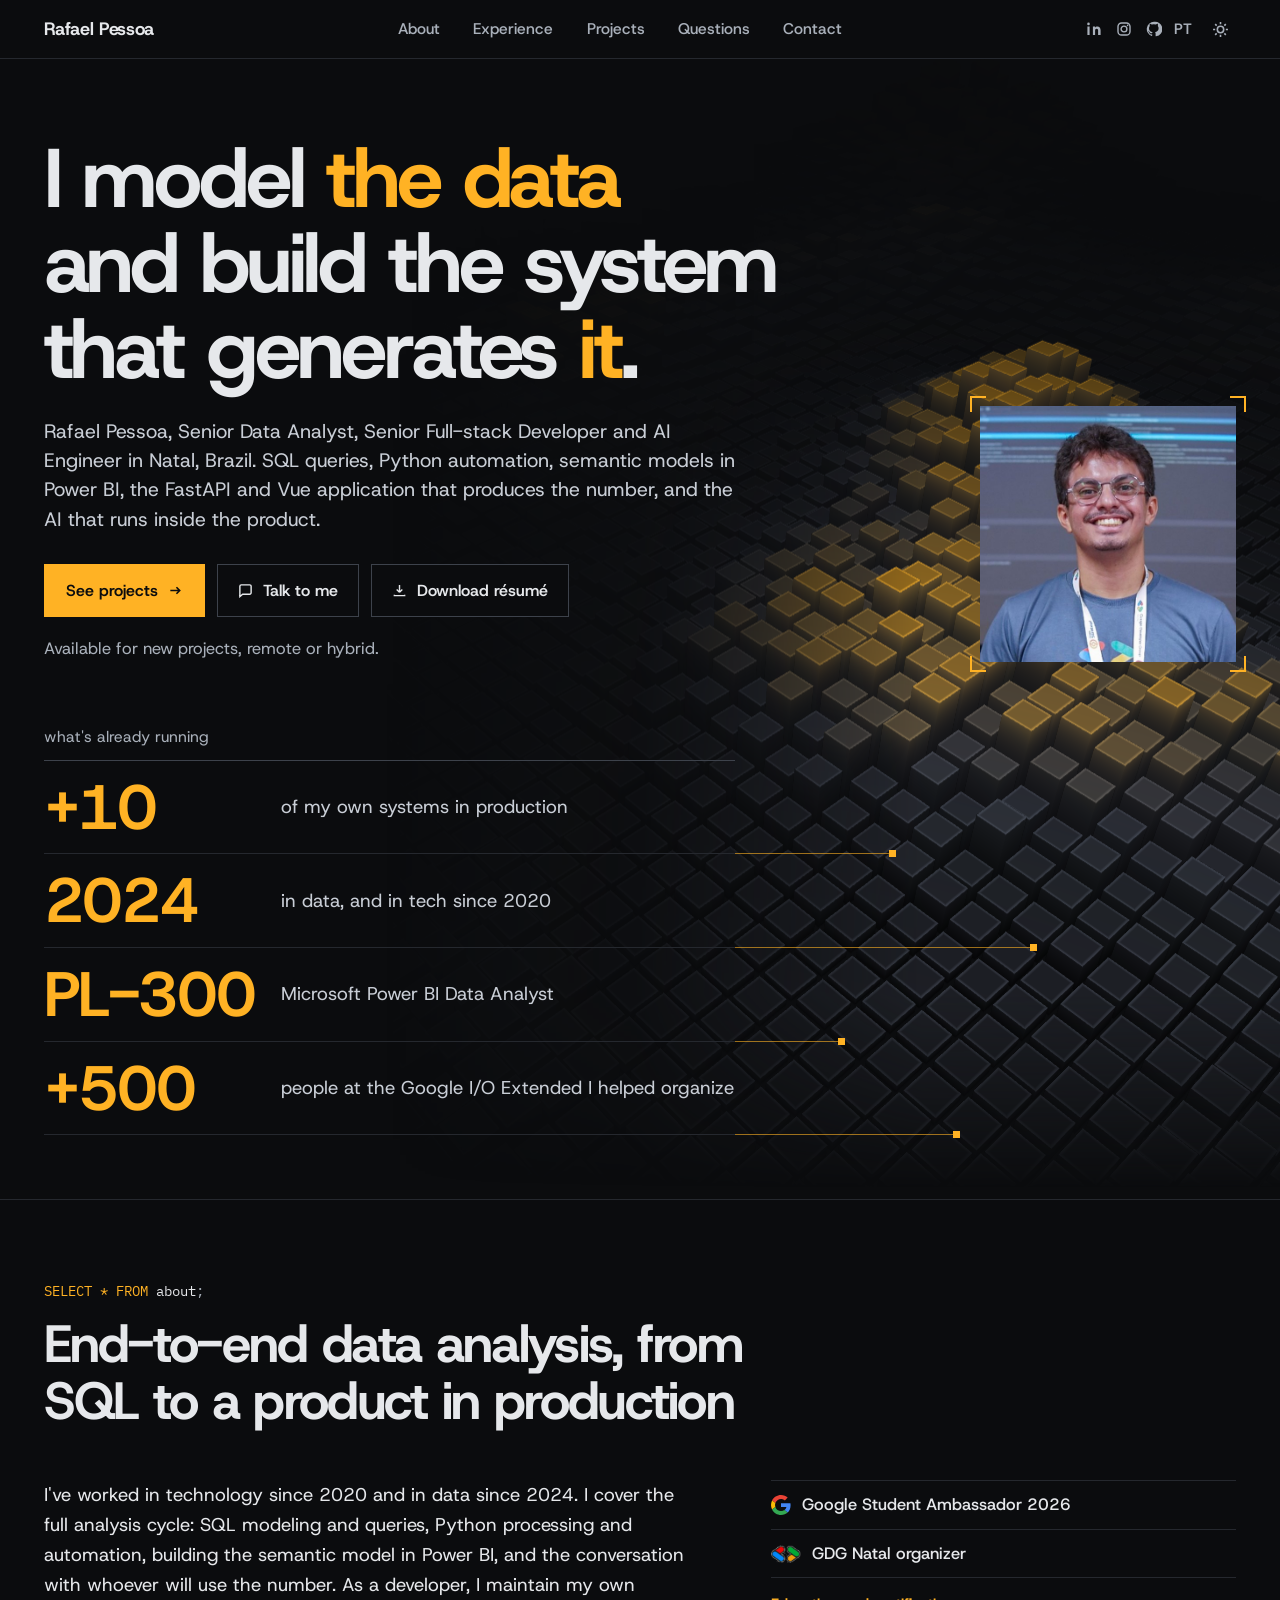
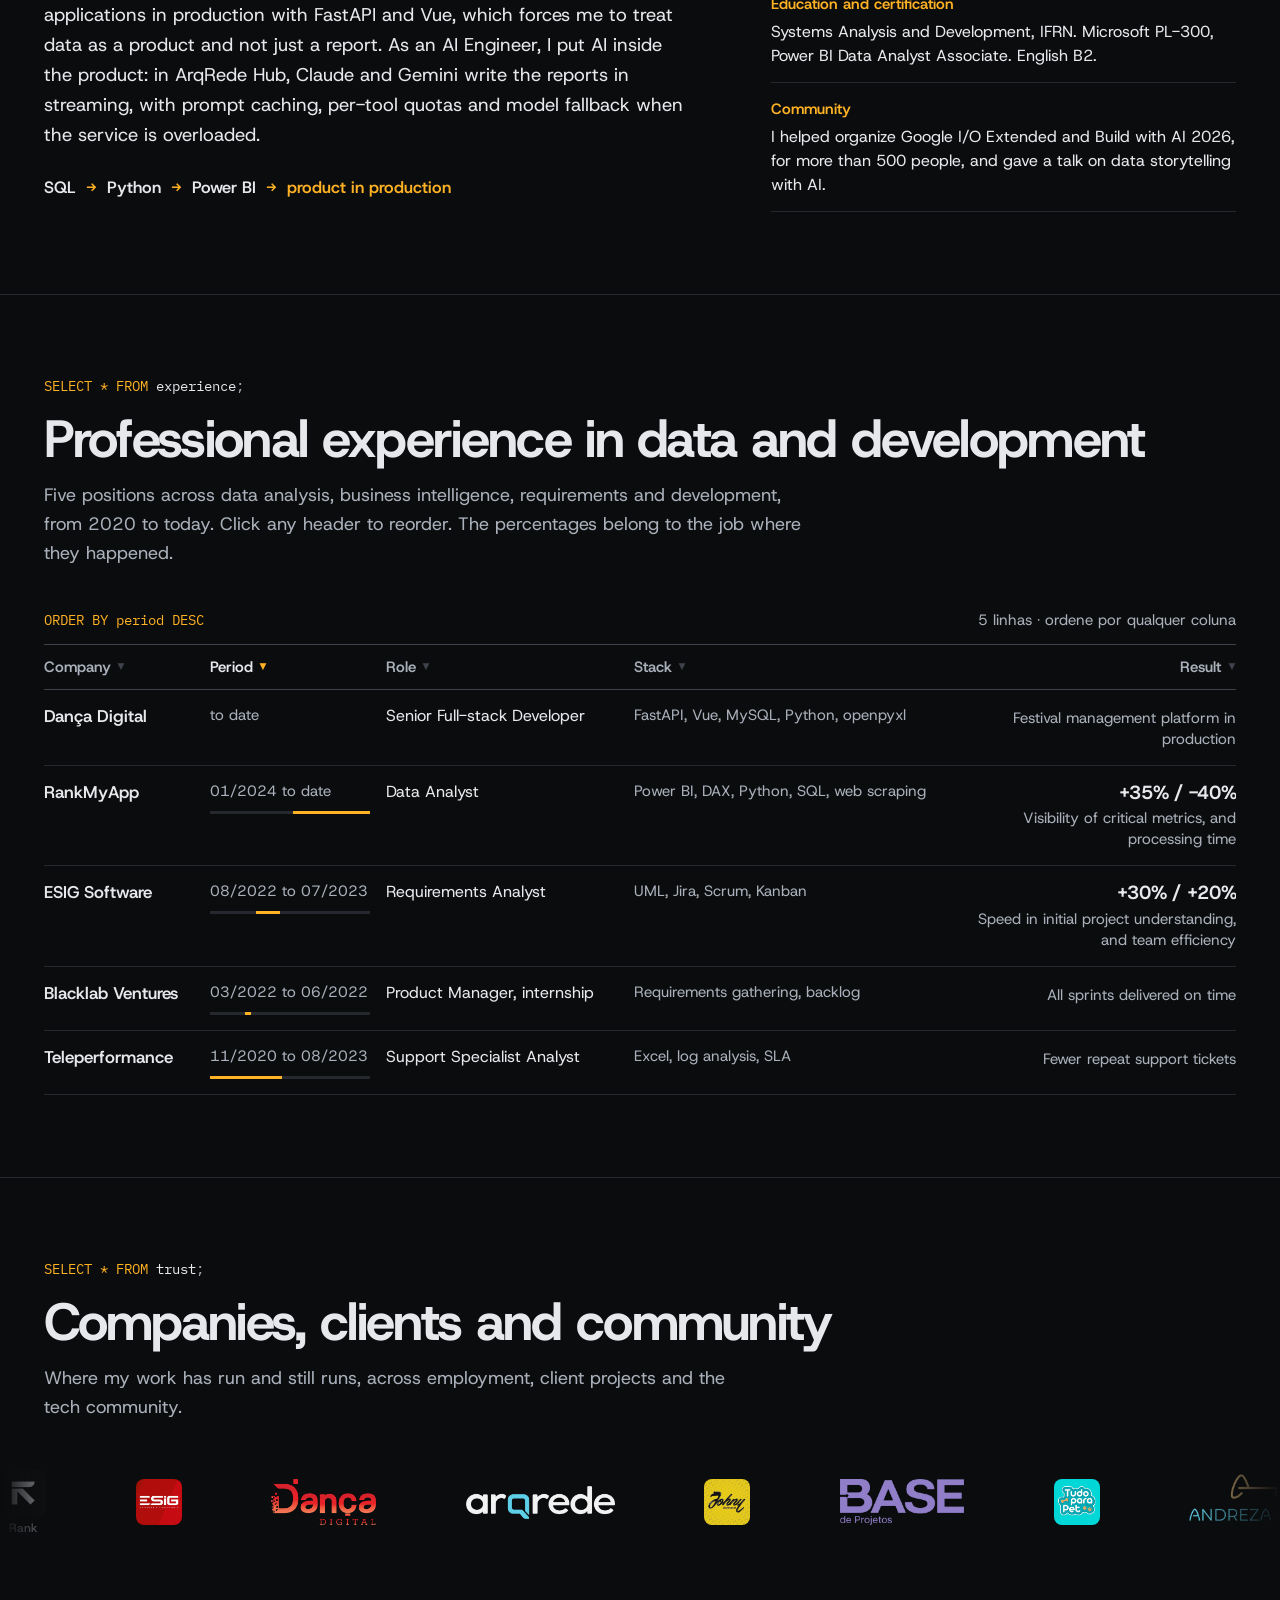
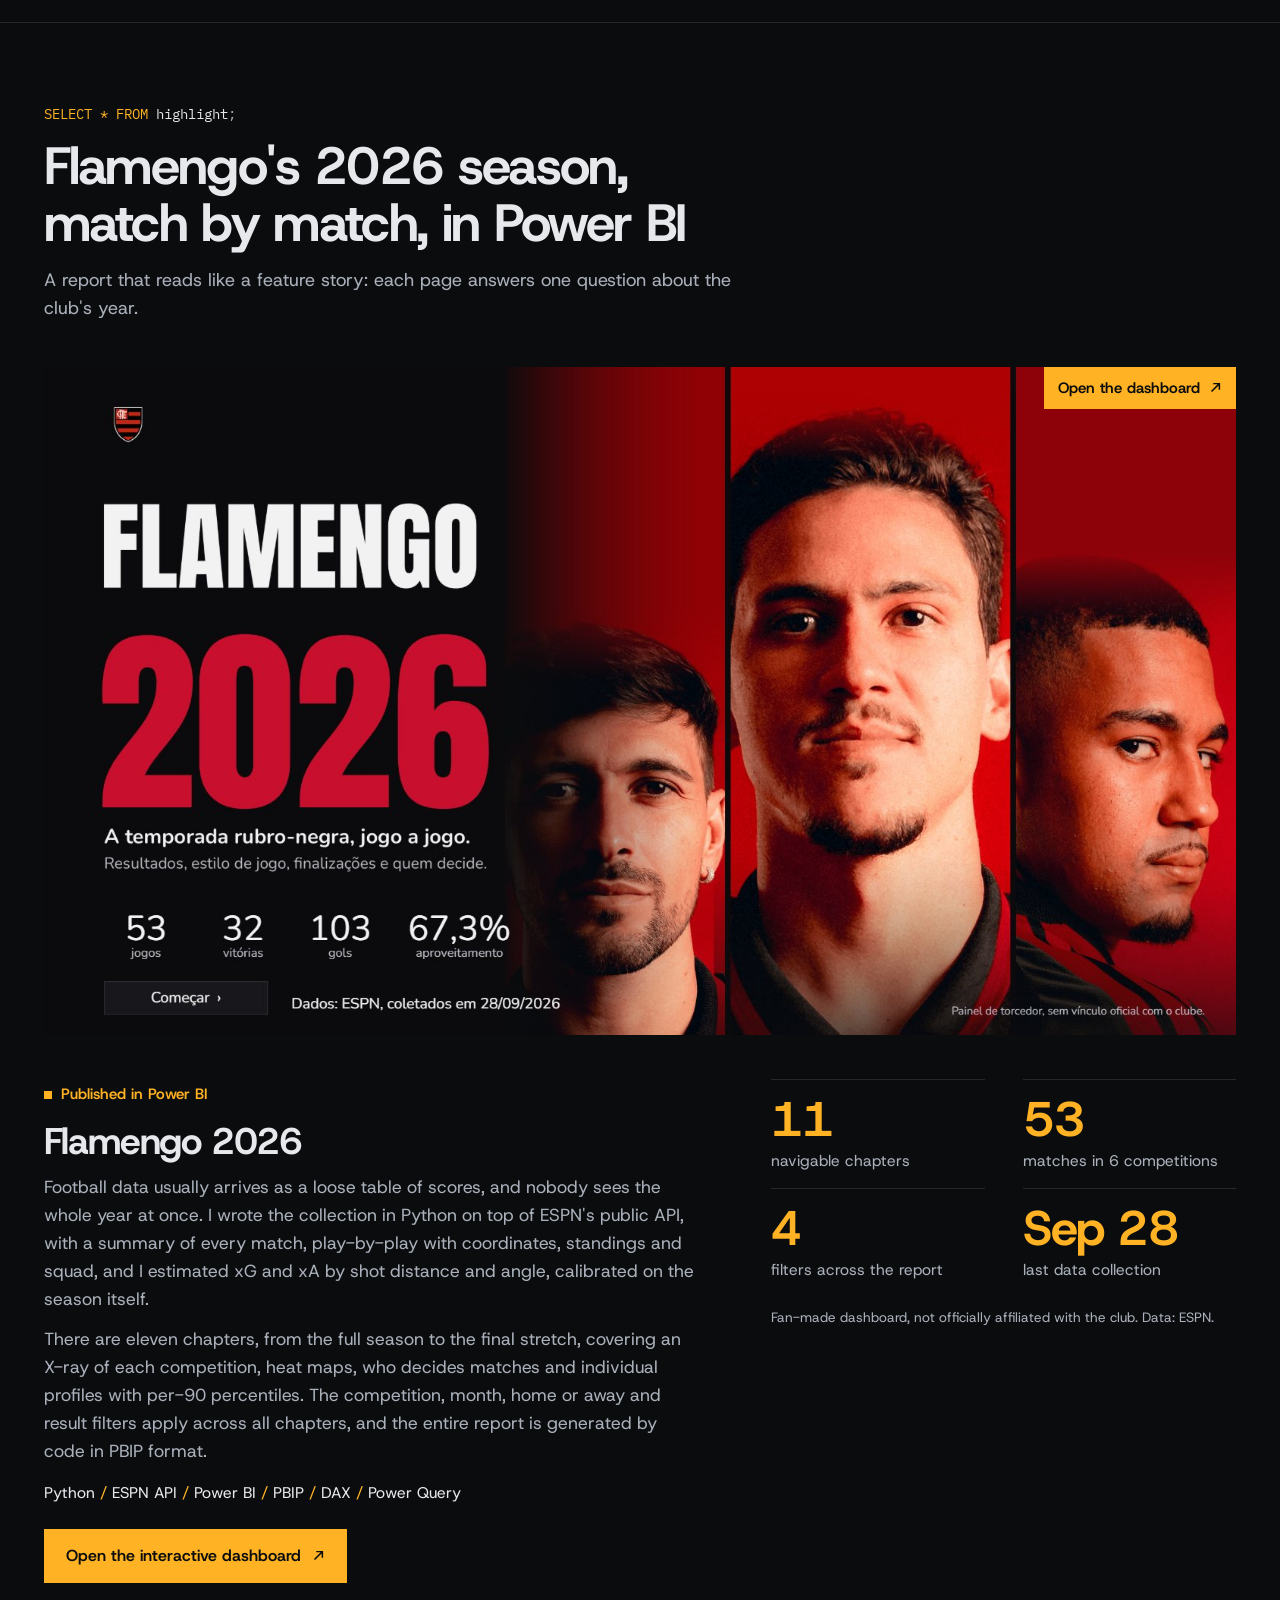
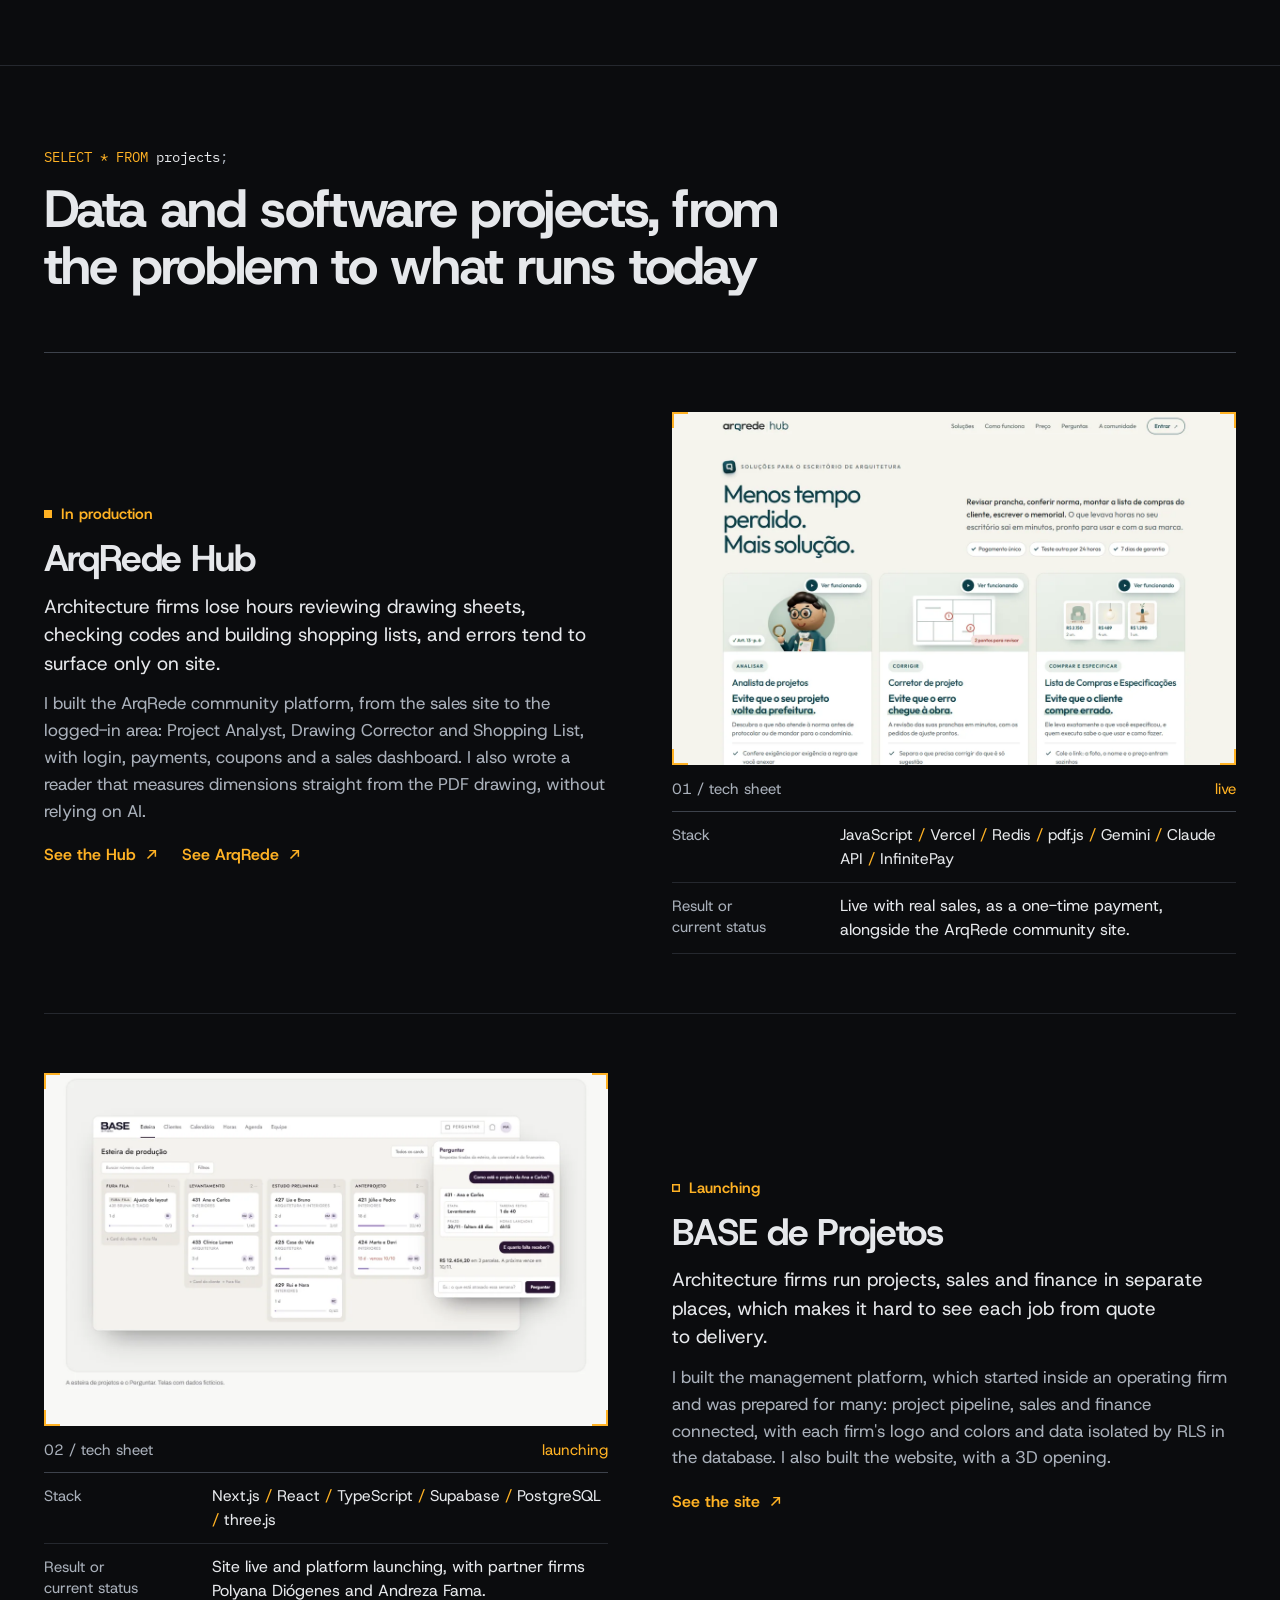
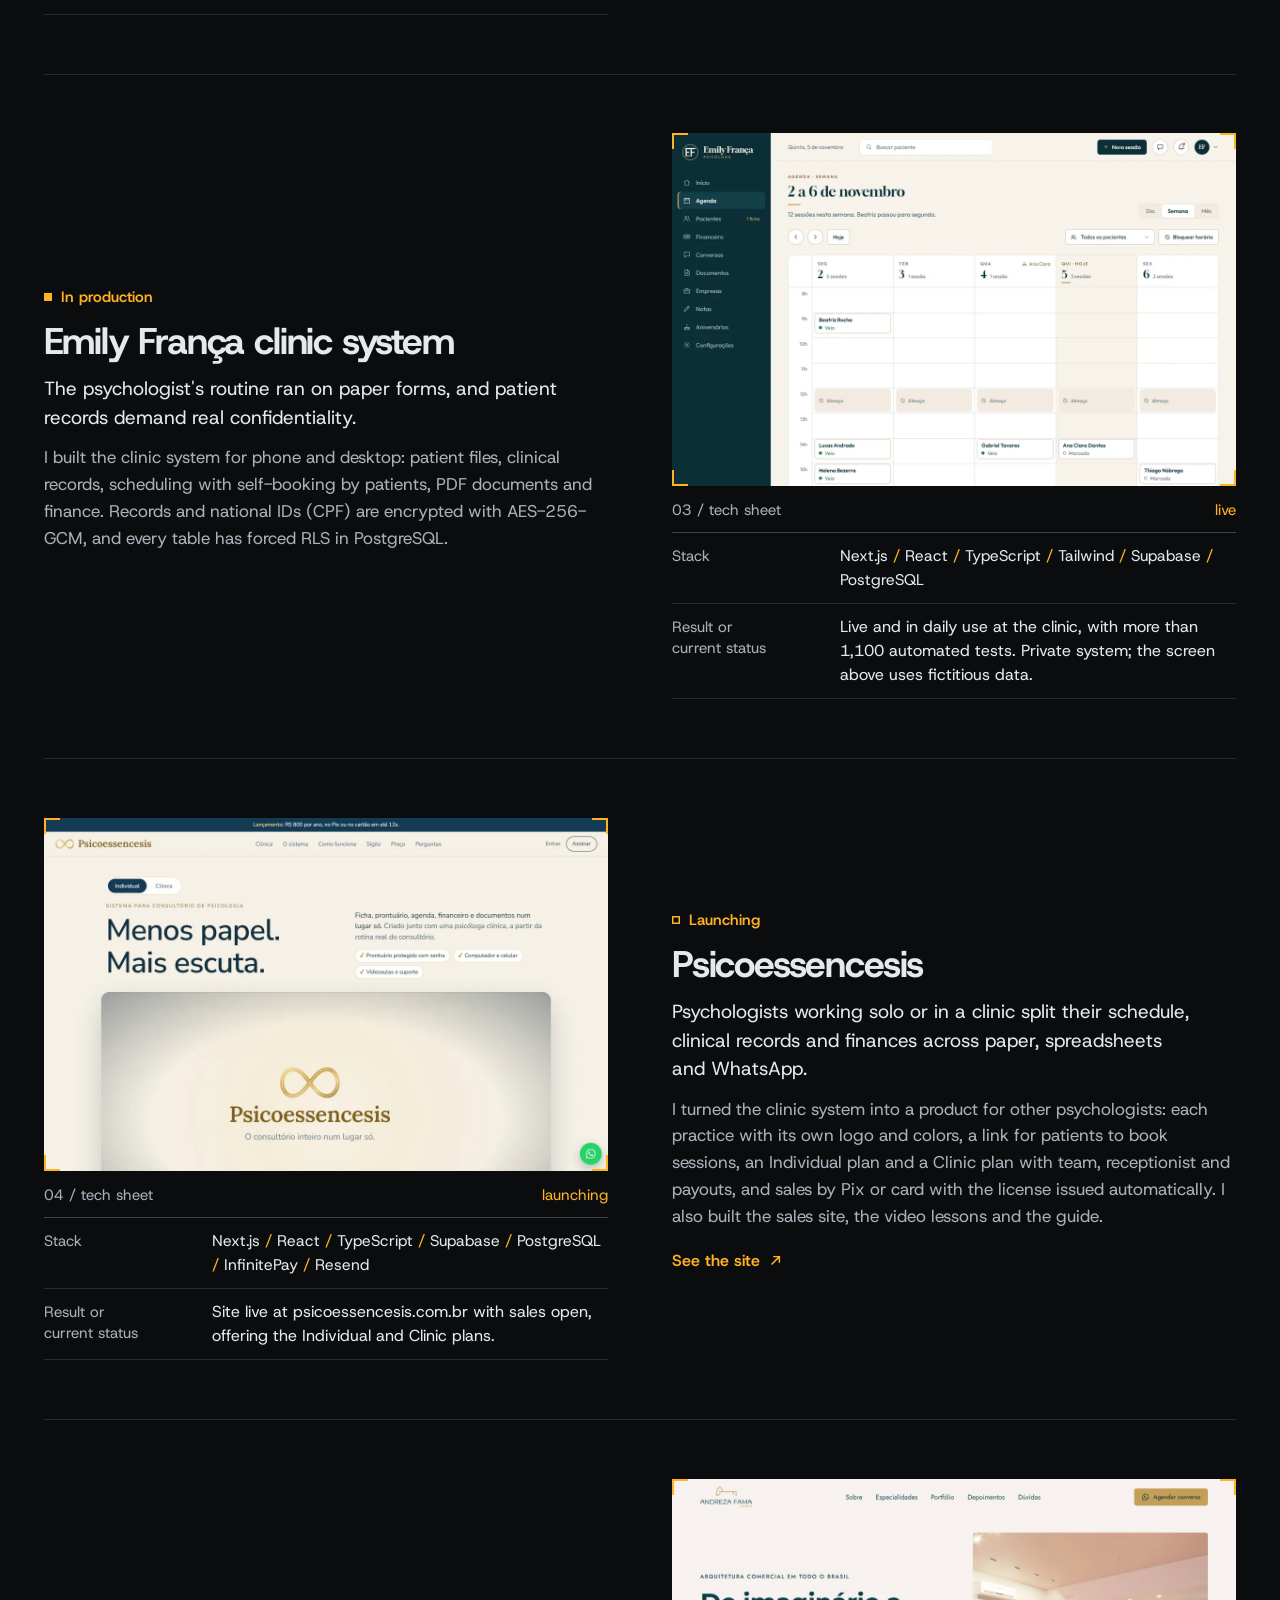
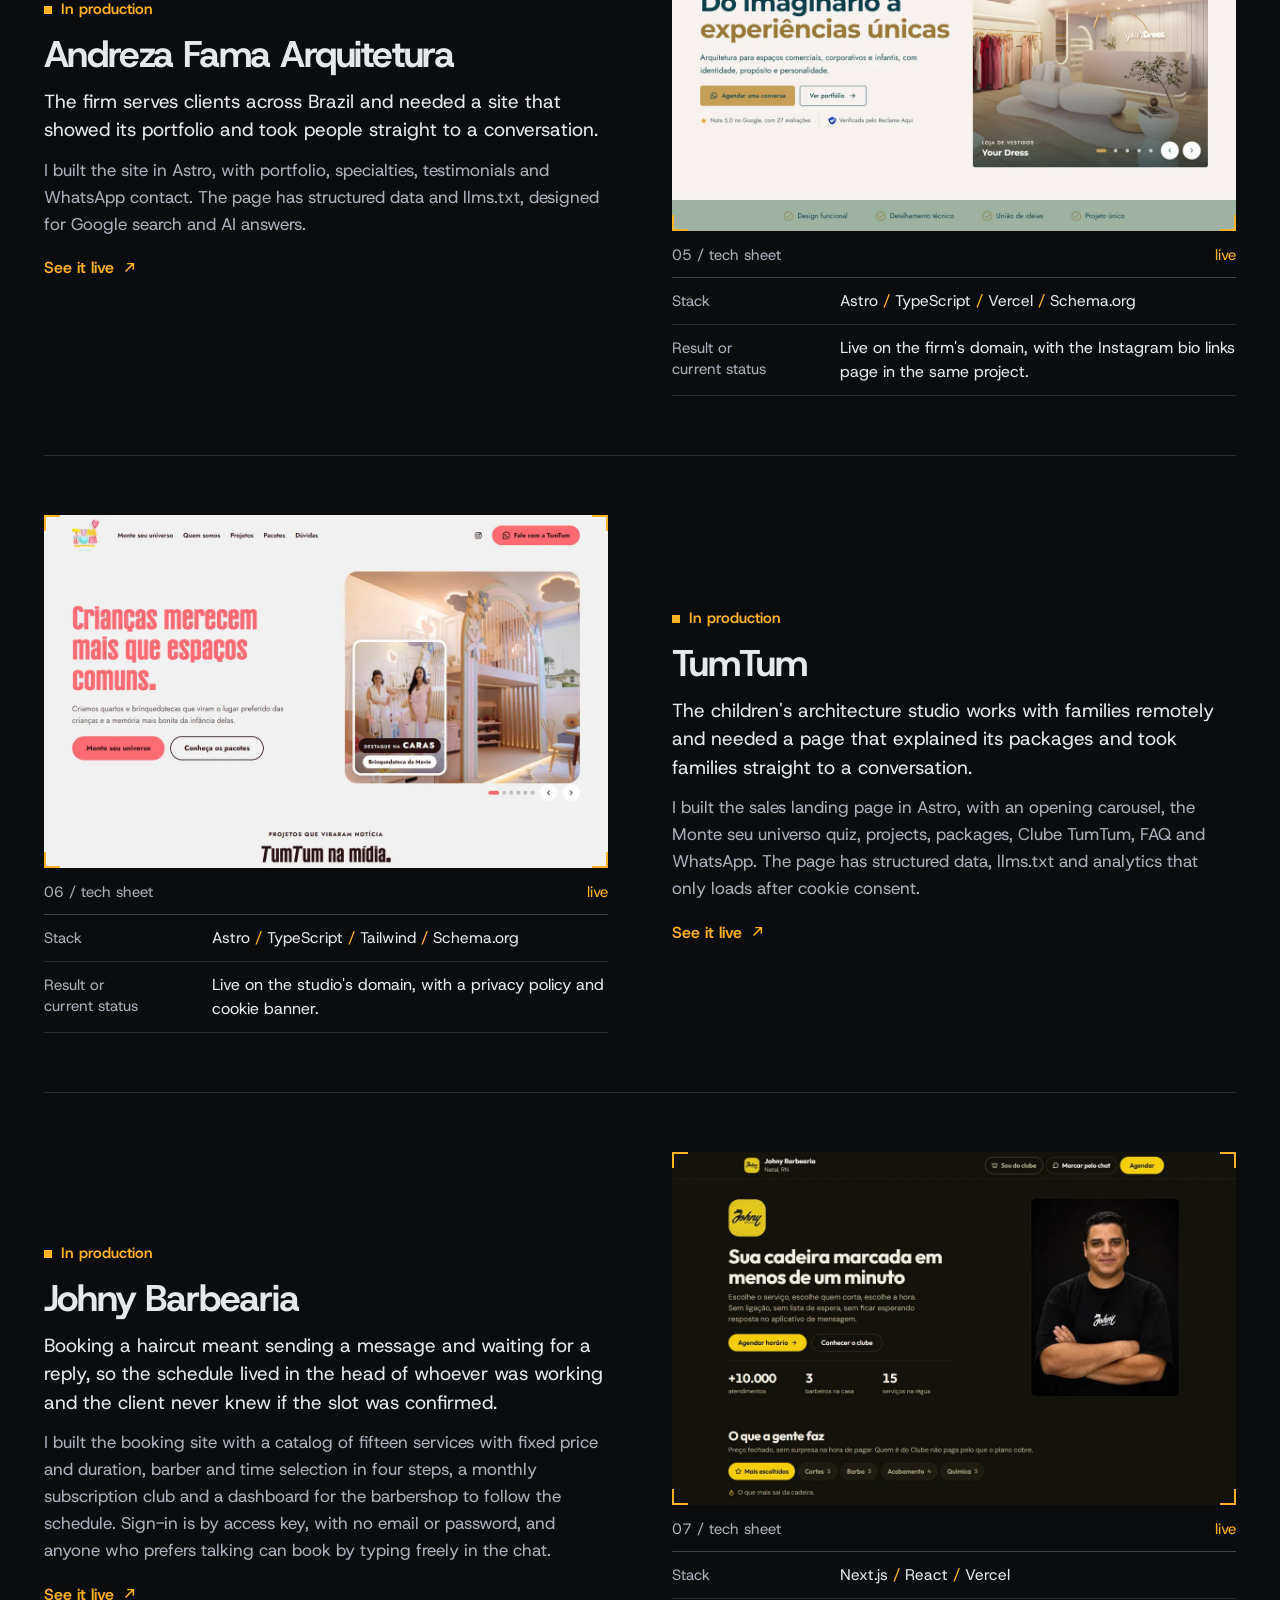
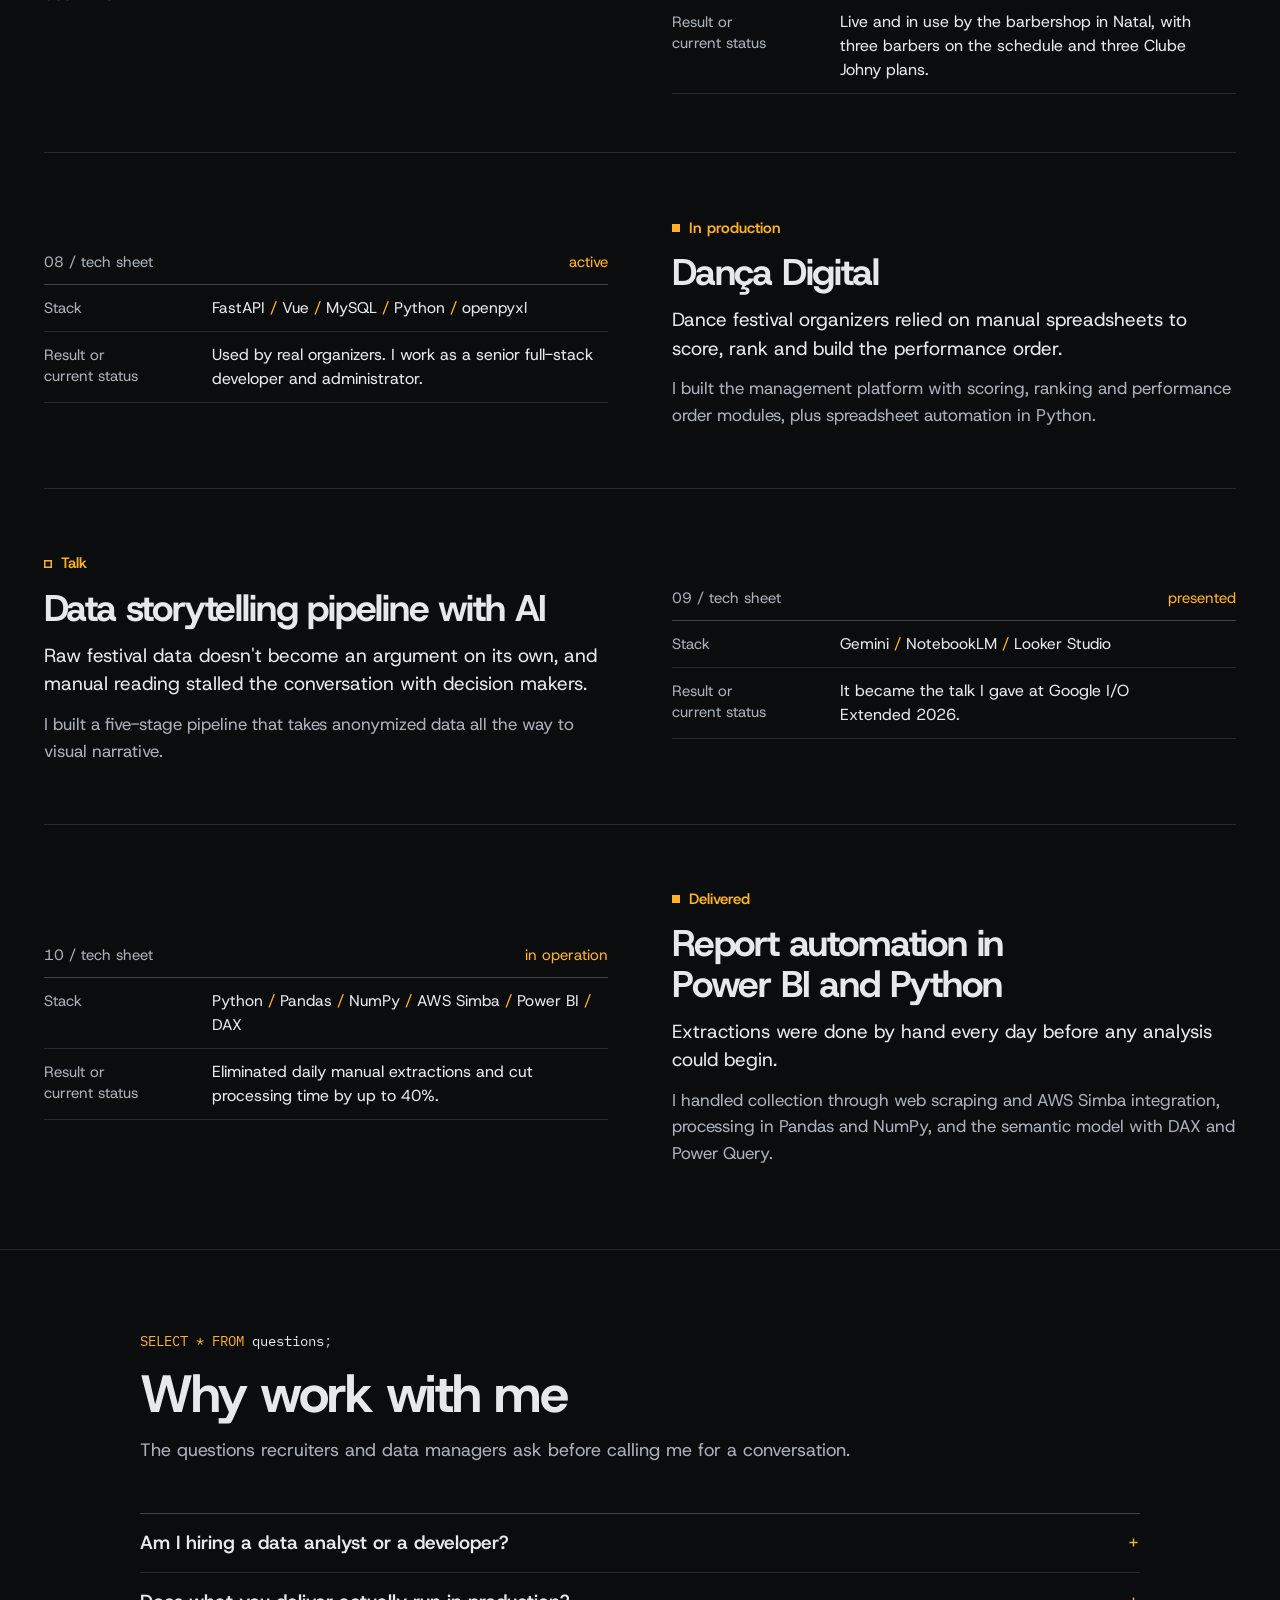
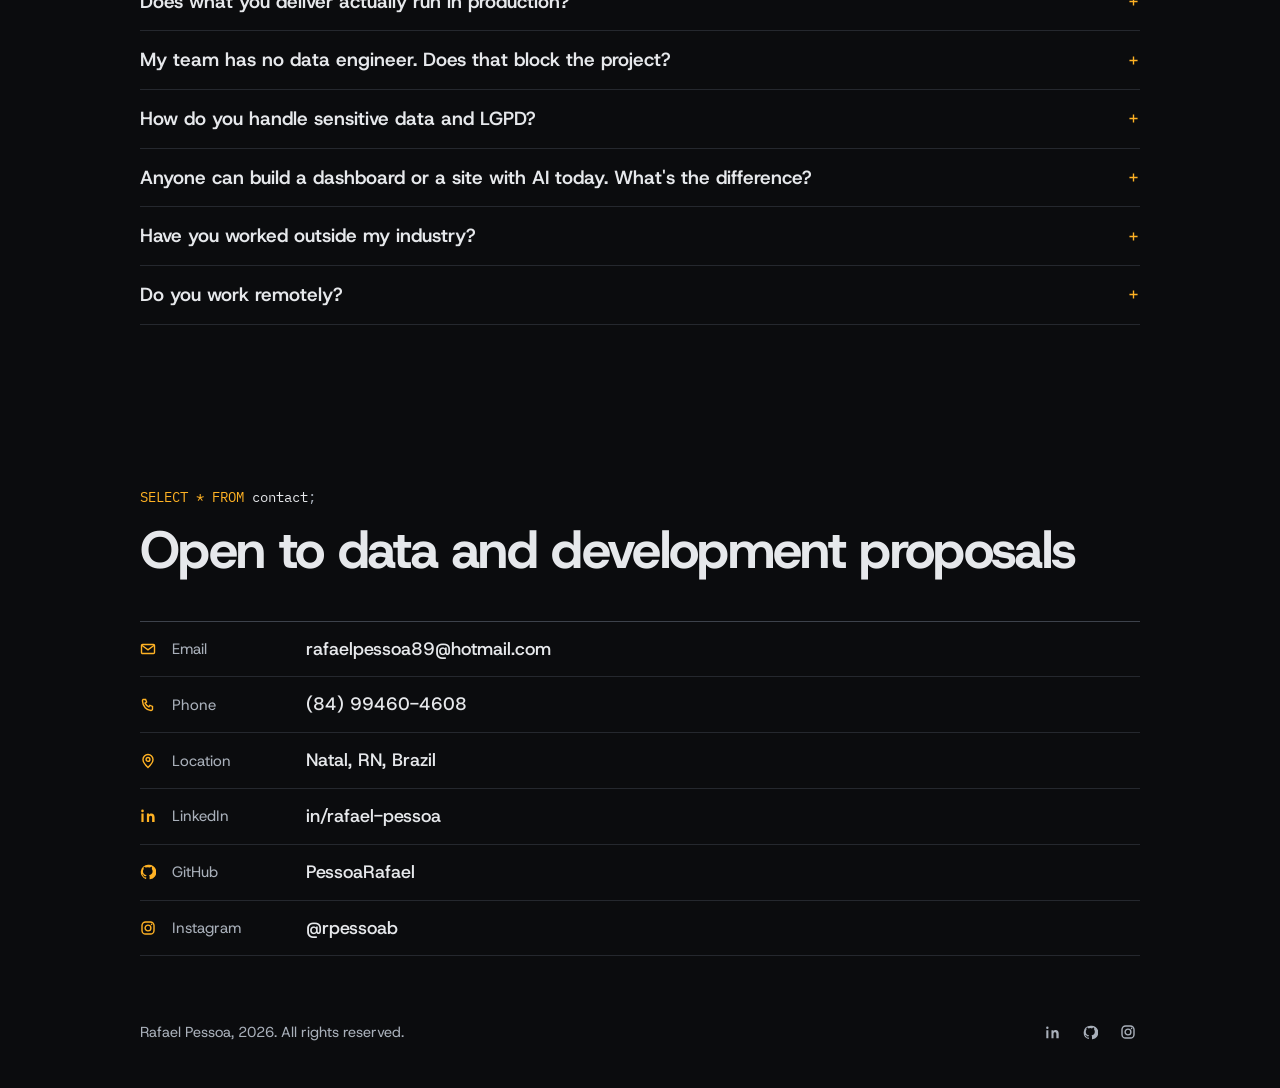
<file: Portfolio-Rafael-Pessoa/en/index.html>
<!DOCTYPE html>
<html lang="en">
<head>
<meta charset="utf-8">
<meta name="viewport" content="width=device-width, initial-scale=1">
<title>Rafael Pessoa, Senior Data Analyst, Full-stack Developer and AI Engineer in Natal, Brazil</title>
<meta name="description" content="Rafael Pessoa is a Senior Data Analyst, Senior Full-stack Developer and AI Engineer based in Natal, Brazil. SQL modeling and queries, ETL and automation in Python, semantic models and DAX in Power BI, production applications with FastAPI and Vue, and AI inside the product with Claude and Gemini. Microsoft PL-300 certified. Available for remote work.">
<meta name="author" content="Rafael Pessoa">
<meta name="robots" content="index, follow, max-snippet:-1, max-image-preview:large">
<meta name="geo.region" content="BR-RN">
<meta name="geo.placename" content="Natal, Rio Grande do Norte">
<meta name="ICBM" content="-5.7945, -35.2110">
<meta name="theme-color" content="#0B0C0E">
<meta name="twitter:card" content="summary_large_image">
<meta name="twitter:title" content="Rafael Pessoa, Senior Data Analyst, Full-stack Developer and AI Engineer in Natal, Brazil">
<meta name="twitter:description" content="End-to-end data analysis in SQL, Python and Power BI, plus my own systems in production with FastAPI and Vue. Based in Natal, Brazil, available for remote work.">
<meta property="og:type" content="profile">
<meta property="og:title" content="Rafael Pessoa, Senior Data Analyst, Full-stack Developer and AI Engineer">
<meta property="og:description" content="Senior data analyst, full-stack developer and AI Engineer. SQL, Python, Power BI, DAX, FastAPI, Vue, Claude, Gemini, LGPD. Natal, Brazil, remote or hybrid.">
<meta property="og:site_name" content="Rafael Pessoa">
<meta property="og:locale" content="en_US">
<link rel="canonical" href="https://rafapessoa.com.br/en/">
<meta property="og:url" content="https://rafapessoa.com.br/en/">
<meta property="og:image" content="https://rafapessoa.com.br/og-rafael-pessoa-v3-en.jpg">
<meta property="og:image:width" content="1200">
<meta property="og:image:height" content="630">
<meta property="og:image:alt" content="Rafael Pessoa, senior data analyst, full-stack developer and AI Engineer in Natal, Rio Grande do Norte, Brazil">
<meta name="twitter:image" content="https://rafapessoa.com.br/og-rafael-pessoa-v3-en.jpg">

<link rel="icon" href="data:image/svg+xml,%3Csvg xmlns='http://www.w3.org/2000/svg' viewBox='0 0 32 32'%3E%3Crect width='32' height='32' fill='%2314171A'/%3E%3Ctext x='16' y='21' text-anchor='middle' font-family='Helvetica,Arial,sans-serif' font-weight='700' font-size='15' fill='%23EDEEE9'%3ERP%3C/text%3E%3C/svg%3E">
<link rel="alternate" hreflang="pt-BR" href="https://rafapessoa.com.br/">
<link rel="alternate" hreflang="en" href="https://rafapessoa.com.br/en/">
<link rel="alternate" hreflang="x-default" href="https://rafapessoa.com.br/">
<script>try{if(localStorage.getItem("tema")==="claro")document.documentElement.dataset.tema="claro"}catch(e){}</script>
<link rel="preconnect" href="https://fonts.googleapis.com">
<link rel="preconnect" href="https://fonts.gstatic.com" crossorigin>
<link rel="stylesheet" href="https://fonts.googleapis.com/css2?family=Host+Grotesk:wght@400;500;600;700&amp;family=IBM+Plex+Mono:wght@400&amp;display=swap">

<style>
/* Console de dados: a página fala a língua de quem vive em query e painel, sem abrir mão da
   leitura. Sem caixa em volta de conteúdo: a estrutura vem de fio e alinhamento. Mono só no que
   é código de verdade (rótulo SQL e ORDER BY), e a cor de sinal é uma só. */
:root{
  --fundo:#0B0C0E;
  --texto:#E6E8EB;
  --apoio:#A9B0BA;
  --fio:#25282E;
  --fio-forte:#3D424B;
  --texto-2:#C9CED6;
  --sinal:#FFB224;
  --claro:#E6E8EB;
  --botao:#FFB224;
  --botao-texto:#0B0C0E;

  --gap:clamp(20px,3vw,48px);
  --borda:clamp(16px,3.4vw,56px);

  --titulo:'Host Grotesk',system-ui,sans-serif;
  --ui:'Host Grotesk',system-ui,sans-serif;
  --codigo:'IBM Plex Mono',ui-monospace,SFMono-Regular,monospace;

  /* Marcas de canto, como as de uma área de seleção: enquadram sem fechar uma caixa. */
  --cantos:
    linear-gradient(var(--sinal) 0 0) 0 0/16px 2px no-repeat,
    linear-gradient(var(--sinal) 0 0) 0 0/2px 16px no-repeat,
    linear-gradient(var(--sinal) 0 0) 100% 0/16px 2px no-repeat,
    linear-gradient(var(--sinal) 0 0) 100% 0/2px 16px no-repeat,
    linear-gradient(var(--sinal) 0 0) 0 100%/16px 2px no-repeat,
    linear-gradient(var(--sinal) 0 0) 0 100%/2px 16px no-repeat,
    linear-gradient(var(--sinal) 0 0) 100% 100%/16px 2px no-repeat,
    linear-gradient(var(--sinal) 0 0) 100% 100%/2px 16px no-repeat;
}

/* Modo claro: a mesma página, com o âmbar escurecido só onde ele é texto. */
html[data-tema="claro"]{
  --fundo:#F3F4F6;--texto:#15171B;--texto-2:#3A3F48;--apoio:#59606B;
  --fio:#DCDFE4;--fio-forte:#B8BDC6;--sinal:#B05E00;--claro:#15171B;
  color-scheme:light;
}

*{margin:0;padding:0;box-sizing:border-box}
html{color-scheme:dark;scroll-behavior:smooth;scroll-padding-top:70px;-webkit-text-size-adjust:100%;background:var(--fundo)}
body{
  background:var(--fundo);color:var(--texto);
  font-family:var(--ui);font-size:17.5px;line-height:1.6;
  overflow-x:clip; /* clip no lugar de hidden, hidden quebra position:sticky */
  -webkit-font-smoothing:antialiased;
}
::selection{background:var(--sinal);color:var(--fundo)}
h1,h2,h3{font-family:var(--titulo);font-weight:700;letter-spacing:-.032em;line-height:1.08;text-wrap:balance}
a{color:inherit}
img,svg{max-width:100%}
p{text-wrap:pretty}
.mono{font-family:var(--ui);font-variant-numeric:tabular-nums;font-feature-settings:"tnum" 1}

:focus-visible{outline:2px solid var(--sinal);outline-offset:3px}

.pular{
  position:absolute;left:-9999px;top:0;z-index:100;
  background:var(--sinal);color:var(--fundo);padding:10px 16px;
  font-size:14px;font-weight:600;text-decoration:none;
}
.pular:focus{left:0}
.oculto{position:absolute;width:1px;height:1px;overflow:hidden;clip-path:inset(50%);white-space:nowrap}

.wrap,.wrap-md{max-width:1328px;margin:0 auto}
.wrap-md{max-width:1000px}
.band{padding:clamp(52px,6.4vw,92px) var(--borda);border-bottom:1px solid var(--fio)}

/* O rótulo da seção vira a consulta que a traz. O texto continua sendo o do HTML. */
.olho{font-family:var(--codigo);font-size:14px;line-height:1.4;color:var(--texto);text-transform:lowercase;margin-bottom:14px}
.olho::before{content:"SELECT * FROM ";color:var(--sinal);text-transform:none}
.olho::after{content:";";color:var(--apoio)}
.cabeca{margin-bottom:clamp(30px,4vw,52px)}
.cabeca h2{max-width:21em;font-size:clamp(31px,4.1vw,58px)}
.cabeca p:not(.olho){margin-top:14px;max-width:64ch;font-size:18px;color:var(--apoio)}

/* ---------- Topo ---------- */
.topo{position:relative;overflow:hidden;padding:0 var(--borda) clamp(44px,5vw,72px);border-bottom:1px solid var(--fio)}
.topo>.wrap{position:relative;z-index:1}
.campo{
  position:absolute;inset:0;width:100%;height:100%;pointer-events:none;
  -webkit-mask-image:linear-gradient(90deg,transparent 30%,rgba(0,0,0,.16) 50%,#000 72%),linear-gradient(180deg,#000 82%,transparent 99%);
          mask-image:linear-gradient(90deg,transparent 30%,rgba(0,0,0,.16) 50%,#000 72%),linear-gradient(180deg,#000 82%,transparent 99%);
  -webkit-mask-composite:source-in;mask-composite:intersect;
}

.topo-nav{
  position:sticky;top:0;z-index:40;background:var(--fundo);
  padding:0 var(--borda);border-bottom:1px solid var(--fio);
}
.nav{display:flex;align-items:center;justify-content:space-between;gap:18px;flex-wrap:wrap;min-height:58px}
.nav-marca{font-family:var(--titulo);font-weight:700;font-size:18px;letter-spacing:-.02em;text-decoration:none;white-space:nowrap}
.nav-links{display:flex;gap:clamp(16px,2.6vw,36px);font-size:15.5px;font-weight:500}
.nav-links a{color:var(--apoio);text-decoration:none;white-space:nowrap;transition:color 120ms ease}
.nav-links a:hover{color:var(--sinal)}
.nav-acoes{display:flex;align-items:center;gap:12px}
.nav-social{display:flex;gap:14px}
.nav-social a{display:flex;color:var(--apoio);transition:color 120ms ease}
.nav-social a:hover{color:var(--sinal)}
.nav-idioma{font-size:15px;font-weight:600;color:var(--apoio);text-decoration:none;transition:color 120ms ease}
.nav-idioma:hover{color:var(--sinal)}
.nav-tema{display:inline-flex;align-items:center;justify-content:center;width:32px;height:32px;background:none;border:0;color:var(--apoio);cursor:pointer;transition:color 120ms ease}
.nav-tema:hover{color:var(--sinal)}
.nav-tema .icone-lua,html[data-tema="claro"] .nav-tema .icone-sol{display:none}
html[data-tema="claro"] .nav-tema .icone-lua{display:block}
.nav-abre{
  display:none;align-items:center;justify-content:center;width:44px;height:44px;margin-right:-10px;
  background:none;border:0;color:inherit;cursor:pointer;
}
.nav-abre .icone-fecha,.nav[data-aberto="sim"] .nav-abre .icone-menu{display:none}
.nav[data-aberto="sim"] .nav-abre .icone-fecha{display:block}

.hero{
  display:grid;grid-template-columns:minmax(0,1fr) clamp(200px,20vw,288px);gap:clamp(30px,5vw,72px);align-items:end;
  padding:clamp(40px,6vw,88px) 0 clamp(40px,5vw,72px);
}
.hero h1{font-size:clamp(34px,6.5vw,98px);line-height:1.03;letter-spacing:-.038em}
.hero h1 span{display:block;white-space:nowrap}
.hero h1 em{font-style:normal;color:var(--sinal)}
.hero-sub{margin-top:24px;max-width:54ch;font-size:19.5px;line-height:1.5;color:var(--texto-2)}

.acoes{display:flex;align-items:center;gap:12px;flex-wrap:wrap;margin-top:30px}
.disponivel{margin-top:18px;font-size:16.5px;color:var(--apoio)}
.btn,.btn-linha{display:inline-flex;align-items:center;gap:10px;text-decoration:none;font-size:16px;font-weight:600}
.btn{background:var(--botao);color:var(--botao-texto);padding:14px 22px;transition:background 120ms ease,color 120ms ease}
.btn:hover{background:var(--claro);color:var(--fundo)}
.btn-linha{border:1px solid var(--fio-forte);background:var(--fundo);color:var(--texto);padding:13px 20px;transition:border-color 120ms ease,color 120ms ease}
.btn-linha:hover{border-color:var(--sinal);color:var(--sinal)}

.retrato{position:relative;width:100%;aspect-ratio:1;justify-self:end;background:var(--fio)}
.retrato::after{content:"";position:absolute;inset:-10px;z-index:3;background:var(--cantos);pointer-events:none}
.retrato img{position:relative;z-index:2;width:100%;height:100%;object-fit:cover;display:block}
.retrato-vazio{
  position:absolute;inset:0;z-index:1;display:flex;align-items:center;justify-content:center;
  color:var(--texto);font-size:64px;letter-spacing:-.04em;
}

.topo .olho{margin-bottom:12px;font-family:var(--ui);font-size:15.5px;color:var(--apoio);text-transform:none}
.topo .olho::before,.topo .olho::after{content:none}
.stats{max-width:min(58%,780px);border-top:1px solid var(--fio-forte)}
.stat{
  position:relative;display:grid;grid-template-columns:clamp(150px,17vw,244px) minmax(0,1fr);column-gap:20px;align-items:center;
  padding:15px 0;border-bottom:1px solid var(--fio);
}
.stat-num{font-weight:700;font-size:clamp(40px,4.9vw,70px);line-height:1;letter-spacing:-.035em;color:var(--sinal);white-space:nowrap}
.stat-txt{font-size:clamp(17px,1.45vw,20px);line-height:1.3;color:var(--texto-2)}
/* Cada linha sai do texto e termina num ponto sobre o relevo: é uma anotação do gráfico. */
.stat::after{content:"";position:absolute;left:100%;bottom:-1px;width:var(--pino);height:1px;background:var(--sinal);opacity:.6}
.stat::before{content:"";position:absolute;left:calc(100% + var(--pino));bottom:-4px;width:7px;height:7px;background:var(--sinal)}
.stat:nth-child(1){--pino:12vw}
.stat:nth-child(2){--pino:23vw}
.stat:nth-child(3){--pino:8vw}
.stat:nth-child(4){--pino:17vw}

/* ---------- Sobre ---------- */
.sobre-grid{display:grid;grid-template-columns:minmax(0,7fr) minmax(0,5fr);gap:clamp(30px,6vw,88px);align-items:start}
.sobre-grid p{font-size:18.5px;line-height:1.62}
.fluxo{display:flex;flex-wrap:wrap;align-items:baseline;gap:4px 10px;margin-top:24px;font-size:16.5px!important;font-weight:600}
.fluxo .seta{color:var(--sinal)}
.fluxo .fim{color:var(--sinal)}
.coluna-lateral{display:grid;align-content:start}
.selos{display:grid}
.selo{
  display:flex;align-items:center;gap:11px;padding:13px 0;border-top:1px solid var(--fio);
  font-size:16.5px!important;font-weight:500;line-height:1.3!important;
}
.selo svg,.marca-selo{flex:0 0 auto}
.marca-selo{height:18px;width:auto}
.fichas{display:grid}
.ficha{padding:14px 0;border-top:1px solid var(--fio)}
.ficha:last-child{border-bottom:1px solid var(--fio)}
.ficha dt{margin-bottom:4px;font-size:15px;font-weight:600;color:var(--sinal)}
.ficha dd{font-size:16px;line-height:1.5;color:var(--texto)}

/* ---------- Experiência ---------- */
.tabela-topo{
  display:flex;align-items:baseline;justify-content:space-between;gap:6px 16px;flex-wrap:wrap;
  padding-bottom:12px;font-size:15px;
}
#ordem-status{font-family:var(--codigo);font-size:14px;color:var(--sinal)}
.tabela-topo .contagem{color:var(--apoio)}
.tabela-rolagem{overflow-x:auto;border-top:1px solid var(--fio-forte)}
table{width:100%;min-width:820px;border-collapse:collapse;font-variant-numeric:tabular-nums}
thead th{padding:0;border-bottom:1px solid var(--fio-forte);text-align:left}
th button{
  width:100%;display:flex;gap:6px;align-items:center;background:none;border:0;cursor:pointer;
  font-family:var(--ui);font-size:15px;font-weight:600;color:var(--apoio);padding:12px 16px 12px 0;text-align:left;
  transition:color 120ms ease;
}
th button:hover{color:var(--sinal)}
th[aria-sort="ascending"] button,th[aria-sort="descending"] button{color:var(--texto)}
th.col-periodo{width:176px}
th.col-resultado{width:262px}
th.col-resultado button{justify-content:flex-end;text-align:right;padding-right:0}
.ind{flex:0 0 auto;display:inline-block;width:1em;text-align:center;font-size:9px;line-height:1;color:var(--fio-forte)}
th[aria-sort="ascending"] .ind,th[aria-sort="descending"] .ind{color:var(--sinal)}
tbody tr{border-bottom:1px solid var(--fio);transition:background 120ms ease}
tbody tr:hover{background:rgba(255,178,36,.05)}
tbody td{padding:15px 16px 15px 0;vertical-align:top}
td.c-empresa{font-size:17px;font-weight:600;line-height:1.3}
td.c-periodo{font-size:15px;line-height:1.4;color:var(--apoio);white-space:nowrap}
/* Faixa de tempo: a mesma data da célula, desenhada na escala da carreira. */
.barra{display:block;position:relative;height:3px;margin-top:9px;background:var(--fio)}
.barra i{position:absolute;top:0;bottom:0;background:var(--sinal)}
td.c-funcao{font-size:16px;line-height:1.4}
.nivel{font-weight:600;color:var(--sinal)}
td.c-stack{font-size:15px;line-height:1.45;color:var(--apoio)}
td.c-resultado{text-align:right;padding-right:0}
td.c-resultado .num{font-size:19px;font-weight:700;letter-spacing:-.015em;line-height:1.3}
table.destaca-resultado td.c-resultado .num{color:var(--sinal)}
td.c-resultado .txt{margin-top:3px;font-size:15px;line-height:1.4;color:var(--apoio)}
.nota-tabela{display:none;font-size:13px;color:var(--apoio);margin-top:10px}

/* ---------- Empresas e clientes ---------- */
/* Esteira contínua: duas trilhas idênticas deslizando lado a lado.
   Quando a primeira sai inteira, a segunda já ocupou o lugar dela. */
.esteira{
  display:flex;overflow:hidden;margin:0 calc(var(--borda) * -1);padding:6px 0;
  -webkit-mask-image:linear-gradient(90deg,transparent 0,#000 7%,#000 93%,transparent 100%);
          mask-image:linear-gradient(90deg,transparent 0,#000 7%,#000 93%,transparent 100%);
}
.esteira-trilha{
  display:flex;align-items:center;flex:0 0 auto;
  gap:clamp(44px,7vw,96px);padding-right:clamp(44px,7vw,96px);
  list-style:none;margin:0;
  animation:desliza 60s linear infinite;
  will-change:transform;
}
@keyframes desliza{from{transform:translateX(0)}to{transform:translateX(-100%)}}
.esteira:hover .esteira-trilha,.esteira:focus-within .esteira-trilha{animation-play-state:paused}
.marca{display:flex;align-items:center;justify-content:center;flex:0 0 auto}
.marca img{height:clamp(32px,4.2vw,46px);width:auto;max-width:none;display:block}
/* As marcas escuras têm versão em logos/escuro, com a mesma cor mais clara: o script troca no
   modo escuro. A da Teleperformance é preto puro, então basta inverter. */
html:not([data-tema="claro"]) .marca img[src$="teleperformance.svg"]{filter:brightness(0) invert(1)}
.marca img[src$="johny-barbearia.jpg"],.marca img[src$="esig.png"],
.marca img[src$="rits.png"],.marca img[src$="tudo-para-pet.png"],.marca img[src$="rank.png"]{border-radius:8px}
/* Marca só de letras pesa mais na mesma altura; a de traço fino precisa de um pouco mais. */
.marca img[src$="arqrede.png"]{height:clamp(23px,3vw,33px)}
.marca img[src$="andreza-fama.png"]{height:clamp(38px,5vw,56px)}
/* Enquanto o arquivo não existe, o nome entra como assinatura. */
.marca-nome{display:none;font-family:var(--titulo);font-weight:600;font-size:clamp(16px,1.9vw,20px);color:var(--apoio);white-space:nowrap}
.sem-marca .marca-nome{display:block}
/* Logo só com o símbolo (a Rank e a Civicus): o nome vai embaixo, pequeno, para saber de quem é. */
.marca.com-nome{flex-direction:column;gap:6px}
.marca.com-nome .marca-nome{display:block;font-family:var(--titulo);font-weight:500;font-size:12px;letter-spacing:.02em;line-height:1}

/* ---------- Destaque ---------- */
.destaque-capa{display:block;position:relative;overflow:hidden;text-decoration:none}
.destaque-capa img{display:block;width:100%;height:auto;transition:transform 420ms ease}
.destaque-capa:hover img{transform:scale(1.012)}
.destaque-abre{
  position:absolute;top:0;right:0;display:inline-flex;align-items:center;gap:8px;
  background:var(--botao);color:var(--botao-texto);font-size:15px;font-weight:600;padding:9px 14px;
}
.destaque-corpo{
  display:grid;grid-template-columns:minmax(0,7fr) minmax(0,5fr);gap:clamp(26px,6vw,88px);align-items:start;
  margin-top:clamp(28px,3.5vw,44px);
}
.destaque-corpo h3{font-size:clamp(27px,2.9vw,40px);margin:14px 0 12px}
.destaque-corpo p{font-size:17.5px;line-height:1.6;color:var(--apoio);max-width:62ch}
.destaque-corpo p+p{margin-top:12px}
.destaque .stack-lista{margin-top:16px}
.destaque-numeros{display:grid;grid-template-columns:repeat(2,minmax(0,1fr));column-gap:var(--gap);list-style:none}
.destaque-numeros li{padding:14px 0 16px;border-top:1px solid var(--fio)}
.destaque-numeros strong{display:block;font-family:var(--titulo);font-weight:700;font-size:clamp(36px,3.8vw,54px);letter-spacing:-.03em;line-height:1.05;color:var(--sinal);white-space:nowrap}
.destaque-numeros span{display:block;margin-top:6px;font-size:15.5px;line-height:1.35;color:var(--apoio)}
.destaque-corpo .destaque-nota{margin-top:10px;font-size:13.5px}

/* ---------- Projetos ---------- */
.projetos{display:grid}
.projeto{
  display:grid;grid-template-columns:minmax(0,1fr) minmax(0,1fr);gap:clamp(24px,5vw,72px);align-items:center;
  padding:clamp(36px,4.6vw,64px) 0;border-top:1px solid var(--fio);
}
.projeto:first-child{border-top-color:var(--fio-forte)}
.projeto:last-child{padding-bottom:0}
.projeto:nth-child(even) .projeto-texto{order:1}
.projeto:nth-child(even) .projeto-painel{order:0}
.projeto-painel{min-width:0}
.projeto h3{font-size:clamp(27px,2.9vw,40px);margin:12px 0 14px}
.tag{display:inline-flex;align-items:center;gap:9px;font-size:15px;font-weight:600;line-height:1.4;color:var(--sinal)}
.tag::before{content:"";width:8px;height:8px;background:currentColor;box-shadow:inset 0 0 0 1.5px currentColor}
.tag-ocre::before{background:none}
.projeto-texto p{font-size:17px;line-height:1.58;color:var(--apoio);max-width:52ch}
.projeto-texto .problema{margin-bottom:12px;font-size:19px;line-height:1.5;color:var(--texto)}
.painel-topo{
  display:flex;align-items:baseline;justify-content:space-between;gap:12px;padding:12px 0 10px;
  border-bottom:1px solid var(--fio-forte);font-size:15px;color:var(--apoio);
}
.painel-topo .estado{color:var(--sinal)}
.painel-bloco{
  display:grid;grid-template-columns:minmax(0,3fr) minmax(0,8fr);column-gap:20px;align-items:baseline;
  padding:11px 0;border-bottom:1px solid var(--fio);
}
.painel-rotulo{font-size:15px;line-height:1.4;color:var(--apoio)}
.stack-lista{list-style:none;font-size:15.5px;line-height:1.55;color:var(--texto)}
.stack-lista li{display:inline}
.stack-lista li:not(:last-child)::after{content:" / ";color:var(--sinal)}
.painel-estado{font-size:16px;line-height:1.5}
/* Botão só existe em projeto com link público. */
.btn-projeto{
  display:inline-flex;align-items:center;gap:8px;margin-top:18px;
  font-size:16px;font-weight:600;color:var(--sinal);text-decoration:none;
  transition:color 120ms ease;
}
.btn-projeto:hover{color:var(--claro)}

/* A tela do projeto fica em cima da ficha técnica. */
.painel-tela{position:relative;display:block;aspect-ratio:16/10;overflow:hidden;background:var(--fio)}
.painel-tela::after{content:"";position:absolute;inset:0;background:var(--cantos);pointer-events:none}
.painel-tela img{display:block;width:100%;height:100%;object-fit:cover;object-position:top;transition:transform 420ms ease}
a.painel-tela:hover img{transform:scale(1.012)}
a.painel-tela:focus-visible{outline:2px solid var(--sinal);outline-offset:2px}
.projeto-links{display:flex;flex-wrap:wrap;gap:6px 24px;margin-top:18px}
.projeto-links .btn-projeto{margin-top:0}

/* ---------- Perguntas ---------- */
.faq details{border-top:1px solid var(--fio)}
.faq details:first-child{border-top-color:var(--fio-forte)}
.faq details:last-child{border-bottom:1px solid var(--fio)}
.faq summary{
  display:flex;align-items:center;gap:16px;padding:16px 0;cursor:pointer;list-style:none;
  font-size:19px;font-weight:600;line-height:1.35;transition:color 120ms ease;
}
.faq summary:hover{color:var(--sinal)}
.faq summary::-webkit-details-marker{display:none}
.faq summary span:first-child{flex:1}
.mais{display:inline-flex;flex:0 0 auto;color:var(--sinal);transition:transform 160ms ease}
.faq details[open] .mais{transform:rotate(45deg)}
.faq .resposta{padding-bottom:20px;max-width:70ch;font-size:17px;line-height:1.6;color:var(--apoio)}

/* ---------- Contato ---------- */
.contato{padding:clamp(52px,6.4vw,92px) var(--borda) clamp(28px,4vw,44px)}
.lista-contato>*{
  display:grid;grid-template-columns:18px 120px minmax(0,1fr);column-gap:14px;align-items:center;
  padding:13px 0;border-top:1px solid var(--fio);text-decoration:none;transition:color 120ms ease;
}
.lista-contato>:first-child{border-top-color:var(--fio-forte)}
.lista-contato>:last-child{border-bottom:1px solid var(--fio)}
.lista-contato a:hover{color:var(--sinal)}
.lista-contato svg{color:var(--sinal)}
.rotulo{font-size:15px;color:var(--apoio)}
.lista-contato .valor{font-family:var(--ui);font-size:18px;font-weight:500;word-break:break-word}
.rodape{
  display:flex;align-items:center;justify-content:space-between;gap:16px;flex-wrap:wrap;
  margin-top:clamp(40px,5vw,64px);font-size:14.5px;color:var(--apoio);
}
.rodape-social{display:flex;gap:14px}
.rodape-social a{display:inline-flex;align-items:center;justify-content:center;width:24px;height:24px;transition:color 120ms ease}
.rodape-social a:hover{color:var(--sinal)}

/* ---------- Responsivo ---------- */
@media (max-width:900px){
  .campo{
    -webkit-mask-image:linear-gradient(90deg,rgba(0,0,0,.2) 20%,#000 90%),linear-gradient(180deg,rgba(0,0,0,.5) 0,#000 40%,transparent 78%);
            mask-image:linear-gradient(90deg,rgba(0,0,0,.2) 20%,#000 90%),linear-gradient(180deg,rgba(0,0,0,.5) 0,#000 40%,transparent 78%);
  }
  .stats{max-width:none}
  .stat::after,.stat::before{content:none}
  .hero{grid-template-columns:minmax(0,1fr);gap:40px}
  .hero h1{font-size:clamp(34px,10.8vw,88px)}
  html[lang="en"] .hero h1{font-size:clamp(29px,9.3vw,80px)} /* a linha mais longa em inglês tem dois caracteres a mais */
  .retrato{justify-self:start;width:min(62%,300px);margin-left:10px}
  .sobre-grid,.destaque-corpo,.projeto{grid-template-columns:minmax(0,1fr)}
  .projeto .projeto-texto,.projeto .projeto-painel,
  .projeto:nth-child(even) .projeto-texto,.projeto:nth-child(even) .projeto-painel{order:0}
  .nota-tabela{display:block}
}
/* Abaixo de 700px a tabela viraria 820px de rolagem lateral, então cada linha
   vira um bloco com rótulo e valor, e os cabeçalhos viram botões de ordenação. */
@media (max-width:700px){
  .tabela-rolagem{overflow-x:visible}
  table{min-width:0;display:block}
  thead{display:block;border-bottom:1px solid var(--fio-forte)}
  thead tr{display:flex;flex-wrap:wrap;gap:0 16px;padding:6px 0}
  thead th,thead th.col-periodo,thead th.col-resultado{display:block;width:auto;border-bottom:0}
  th button,th.col-resultado button{width:auto;justify-content:flex-start;text-align:left;padding:8px 0}
  tbody,tbody tr{display:block}
  tbody tr{padding:14px 0}
  tbody tr:last-child{border-bottom:0}
  tbody tr:hover{background:none}
  tbody td{display:grid;grid-template-columns:82px 1fr;gap:10px;align-items:baseline;padding:4px 0;text-align:left}
  tbody td::before{content:attr(data-rot);font-size:14.5px;color:var(--apoio)}
  td.c-empresa{display:block;padding-bottom:8px;font-size:18px}
  td.c-empresa::before{content:none}
  tbody td.c-resultado{text-align:left} /* vence o text-align:right do desktop */
  td.c-resultado>div{grid-column:2}
  td.c-resultado .num:empty{display:none}
  .barra{grid-column:2;margin-top:2px}
  .nota-tabela{display:none} /* não há mais rolagem horizontal para avisar */
  .painel-bloco{grid-template-columns:minmax(0,1fr);row-gap:3px}
}

/* Abaixo de 760px os cinco links não cabem numa linha, então viram menu. */
@media (max-width:420px){
  .nav-social{display:none} /* os três perfis continuam no Contato */
}
@media (max-width:760px){
  .nav{gap:10px}
  .nav-abre{display:inline-flex}
  .nav-links{
    order:3;width:100%;flex-direction:column;gap:0;
    padding:6px 0 10px;border-top:1px solid var(--fio);
  }
  .nav:not([data-aberto="sim"]) .nav-links{display:none}
  .nav[data-aberto="sim"] .nav-links{animation:abre-menu 160ms ease}
  .nav-links a{padding:12px 0;font-size:16px} /* alvo de toque de 45px */
}
@keyframes abre-menu{from{opacity:0;transform:translateY(-6px)}to{opacity:1;transform:none}}

@media (max-width:640px){
  .stat{grid-template-columns:128px minmax(0,1fr);column-gap:12px;padding:13px 0}
  .stat-num{font-size:34px}
  .acoes .btn,.acoes .btn-linha{width:100%;justify-content:center}
  .lista-contato>*{grid-template-columns:18px minmax(0,1fr);row-gap:1px}
  .lista-contato .valor{grid-column:2}
}
@media (prefers-reduced-motion:reduce){
  html{scroll-behavior:auto}
  .esteira{overflow-x:auto;-webkit-mask-image:none;mask-image:none}
  .esteira-trilha{animation:none!important;transform:none!important}
  .esteira-trilha[aria-hidden="true"]{display:none}
  *,*::before,*::after{animation-duration:.001ms!important;animation-delay:0ms!important;animation-iteration-count:1!important;transition-duration:.001ms!important}
}
</style>
<noscript><style>
  /* Sem JavaScript o botão não abre nada, então a lista fica sempre visível. */
  @media (max-width:760px){
    .nav-abre{display:none!important}
    .nav .nav-links{display:flex!important}
  }
</style></noscript>
</head>
<body>

<a class="pular" href="#sobre">Skip to content</a>

<!-- ============ TOPO ============ -->
<header class="topo-nav" id="barra">
  <div class="wrap">
    <nav class="nav" aria-label="Main navigation">
      <a class="nav-marca" href="#topo">Rafael Pessoa</a>
      <div class="nav-links" id="nav-links">
        <a href="#sobre">About</a>
        <a href="#experiencia">Experience</a>
        <a href="#projetos">Projects</a>
        <a href="#faq">Questions</a>
        <a href="#contato">Contact</a>
      </div>
      <div class="nav-acoes">
      <div class="nav-social">
        <a href="https://www.linkedin.com/in/rafael-pessoa-4210a31b8/" target="_blank" rel="noopener" aria-label="LinkedIn"><svg width="16" height="16" viewBox="0 0 16 16" fill="currentColor" aria-hidden="true"><path d="M3.6 5.6H1.4V14h2.2V5.6ZM2.5 1.6a1.3 1.3 0 1 0 0 2.6 1.3 1.3 0 0 0 0-2.6ZM14.6 9.2c0-2.3-1.2-3.8-3.2-3.8-1.1 0-1.9.5-2.3 1.2V5.6H6.9V14h2.2V9.6c0-1.1.5-1.8 1.5-1.8s1.5.7 1.5 1.8V14h2.5V9.2Z"></path></svg></a>
        <a href="https://www.instagram.com/rpessoab/" target="_blank" rel="noopener" aria-label="Instagram"><svg width="16" height="16" viewBox="0 0 16 16" fill="none" stroke="currentColor" stroke-width="1.4" aria-hidden="true"><rect x="2" y="2" width="12" height="12" rx="3.6"></rect><circle cx="8" cy="8" r="2.9"></circle><circle cx="11.6" cy="4.4" r="0.8" fill="currentColor" stroke="none"></circle></svg></a>
        <a href="https://github.com/PessoaRafael" target="_blank" rel="noopener" aria-label="GitHub"><svg width="16" height="16" viewBox="0 0 16 16" fill="currentColor" aria-hidden="true"><path d="M8 .8a7.3 7.3 0 0 0-2.3 14.2c.4.1.5-.1.5-.4v-1.3c-2 .4-2.5-.5-2.7-1-.1-.2-.6-1-.9-1.2-.3-.2-.7-.5 0-.5.6 0 1 .6 1.2.9.7 1.1 1.8.8 2.3.6.1-.5.3-.9.5-1.1-1.8-.2-3.6-.9-3.6-4 0-.8.3-1.5.8-2.1-.1-.2-.4-1 .1-2.1 0 0 .6-.2 2 .8a7 7 0 0 1 3.8 0c1.4-1 2-.8 2-.8.5 1.1.2 1.9.1 2.1.5.6.8 1.3.8 2.1 0 3.1-1.9 3.8-3.6 4 .3.3.6.8.6 1.6v2.3c0 .3.1.5.5.4A7.3 7.3 0 0 0 8 .8Z"></path></svg></a>
      </div>
        <a class="nav-idioma" href="../" hreflang="pt-BR" lang="pt-BR" aria-label="Ler esta página em português">PT</a>
        <button class="nav-tema" type="button" id="nav-tema" aria-label="Switch to light mode"><svg class="icone-sol" width="17" height="17" viewBox="0 0 16 16" fill="none" stroke="currentColor" stroke-width="1.5" aria-hidden="true"><circle cx="8" cy="8" r="3"></circle><path d="M8 1v2M8 13v2M1 8h2M13 8h2M3 3l1.4 1.4M11.6 11.6 13 13M13 3l-1.4 1.4M4.4 11.6 3 13"></path></svg><svg class="icone-lua" width="17" height="17" viewBox="0 0 16 16" fill="none" stroke="currentColor" stroke-width="1.5" aria-hidden="true"><path d="M13.5 9.6A5.8 5.8 0 0 1 6.4 2.5a5.8 5.8 0 1 0 7.1 7.1Z"></path></svg></button>
        <button class="nav-abre" type="button" id="nav-abre" aria-expanded="false" aria-controls="nav-links" aria-label="Open menu">
          <svg class="icone-menu" width="18" height="18" viewBox="0 0 16 16" fill="none" stroke="currentColor" stroke-width="1.6" aria-hidden="true"><path d="M2 4h12M2 8h12M2 12h12"></path></svg>
          <svg class="icone-fecha" width="18" height="18" viewBox="0 0 16 16" fill="none" stroke="currentColor" stroke-width="1.6" aria-hidden="true"><path d="M3.5 3.5l9 9M12.5 3.5l-9 9"></path></svg>
        </button>
      </div>
    </nav>
  </div>
</header>

<section class="band-dark topo" aria-labelledby="t-hero">
  <canvas class="campo" id="campo" aria-hidden="true"></canvas>
  <div class="wrap">

    <div class="hero" id="topo">
      <div>
        <h1 id="t-hero"><span>I model <em>the data</em></span> <span>and build the system</span> <span>that generates <em>it</em>.</span></h1>
        <p class="hero-sub">Rafael Pessoa, Senior Data Analyst, Senior Full-stack Developer and AI Engineer in Natal, Brazil. SQL queries, Python automation, semantic models in Power BI, the FastAPI and Vue application that produces the number, and the AI that runs inside the product.</p>
        <div class="acoes">
          <a class="btn" href="#projetos">See projects<svg width="15" height="15" viewBox="0 0 16 16" fill="none" stroke="currentColor" stroke-width="1.7" aria-hidden="true"><path d="M2.5 8h10M9 4.5 12.5 8 9 11.5"></path></svg></a>
          <a class="btn-linha" href="#contato"><svg width="15" height="15" viewBox="0 0 16 16" fill="none" stroke="currentColor" stroke-width="1.5" aria-hidden="true"><path d="M14 10.5A1.5 1.5 0 0 1 12.5 12H5l-3 2.5V3.5A1.5 1.5 0 0 1 3.5 2h9A1.5 1.5 0 0 1 14 3.5Z"></path></svg>Talk to me</a>
          <a class="btn-linha" href="../CV_RafaelPessoa_SeniorDataAnalyst_EN.pdf" download><svg width="15" height="15" viewBox="0 0 16 16" fill="none" stroke="currentColor" stroke-width="1.5" aria-hidden="true"><path d="M8 2v8m0 0L5 7m3 3 3-3M2.5 12.5v1h11v-1"></path></svg>Download résumé</a>
        </div>
        <p class="disponivel">Available for new projects, remote or hybrid.</p>
      </div>
      <figure class="retrato" id="retrato">
        <!-- foto-rafael.jpg, busto recortado da foto do GDG Natal, 584x584.
             Para trocar, mantenha o recorte quadrado. Sem o arquivo, aparece a marca RP. -->
        <img src="../foto-rafael.jpg" alt="Rafael Pessoa, senior data analyst, full-stack developer and AI Engineer in Natal, Brazil, at a GDG Natal event" width="584" height="584" loading="eager" decoding="async" onerror="this.remove()">
        <span class="retrato-vazio mono" aria-hidden="true">RP</span>
      </figure>
    </div>

    <p class="olho">what's already running</p>
    <div class="stats">
      <div class="stat">
        <div class="stat-num">+10</div>
        <div class="stat-txt">of my own systems in production</div>
      </div>
      <div class="stat">
        <div class="stat-num">2024</div>
        <div class="stat-txt">in data, and in tech since 2020</div>
      </div>
      <div class="stat">
        <div class="stat-num">PL-300</div>
        <div class="stat-txt">Microsoft Power BI Data Analyst</div>
      </div>
      <div class="stat">
        <div class="stat-num">+500</div>
        <div class="stat-txt">people at the Google I/O Extended I helped organize</div>
      </div>
    </div>
  </div>
</section>

<!-- ============ SOBRE ============ -->
<section class="band" id="sobre" aria-labelledby="t-sobre">
  <div class="wrap">
    <div class="cabeca">
      <p class="olho olho-anil">About</p>
      <h2 id="t-sobre">End-to-end data analysis, from SQL to a product in production</h2>
    </div>
    <div class="sobre-grid">
      <div>
        <p>I've worked in technology since 2020 and in data since 2024. I cover the full analysis cycle: SQL modeling and queries, Python processing and automation, building the semantic model in Power BI, and the conversation with whoever will use the number. As a developer, I maintain my own applications in production with FastAPI and Vue, which forces me to treat data as a product and not just a report. As an AI Engineer, I put AI inside the product: in ArqRede Hub, Claude and Gemini write the reports in streaming, with prompt caching, per-tool quotas and model fallback when the service is overloaded.</p>
        <p class="fluxo">
          <span class="passo">SQL</span>
          <span class="seta" aria-hidden="true">&rarr;</span>
          <span class="passo">Python</span>
          <span class="seta" aria-hidden="true">&rarr;</span>
          <span class="passo">Power BI</span>
          <span class="seta" aria-hidden="true">&rarr;</span>
          <span class="fim">product in production</span>
        </p>
      </div>
      <div class="coluna-lateral">
      <div class="selos">
        <p class="selo">
          <svg viewBox="0 0 48 48" width="20" height="20" role="img" aria-label="Google">
            <path fill="#EA4335" d="M24 9.5c3.54 0 6.71 1.22 9.21 3.6l6.85-6.85C35.9 2.38 30.47 0 24 0 14.62 0 6.51 5.38 2.56 13.22l7.98 6.19C12.43 13.72 17.74 9.5 24 9.5Z"></path>
            <path fill="#4285F4" d="M46.98 24.55c0-1.57-.15-3.09-.38-4.55H24v9.02h12.94c-.58 2.96-2.26 5.48-4.78 7.18l7.73 6c4.51-4.18 7.09-10.36 7.09-17.65Z"></path>
            <path fill="#FBBC05" d="M10.53 28.59c-.48-1.45-.76-2.99-.76-4.59s.28-3.14.76-4.59l-7.97-6.19C.92 16.46 0 20.12 0 24c0 3.88.92 7.54 2.56 10.78l7.97-6.19Z"></path>
            <path fill="#34A853" d="M24 48c6.48 0 11.93-2.13 15.89-5.81l-7.73-6c-2.15 1.45-4.92 2.3-8.16 2.3-6.26 0-11.57-4.22-13.47-9.91l-7.98 6.19C6.51 42.62 14.62 48 24 48Z"></path>
          </svg>
          <span>Google Student Ambassador 2026</span>
        </p>
        <p class="selo">
          <img class="marca-selo" src="../logos/gdg-marca.png" alt="" width="94" height="80" loading="lazy" decoding="async">
          <span>GDG Natal organizer</span>
        </p>
      </div>
      <dl class="fichas">
        <div class="ficha">
          <dt>Education and certification</dt>
          <dd>Systems Analysis and Development, IFRN. Microsoft PL-300, Power BI Data Analyst Associate. English B2.</dd>
        </div>
        <div class="ficha">
          <dt>Community</dt>
          <dd>I helped organize Google I/O Extended and Build with AI 2026, for more than 500 people, and gave a talk on data storytelling with AI.</dd>
        </div>
      </dl>
      </div>
    </div>
  </div>
</section>

<!-- ============ EXPERIÊNCIA ============ -->
<section class="band" id="experiencia" aria-labelledby="t-exp">
  <div class="wrap">
    <div class="cabeca" style="margin-bottom:clamp(26px,4vw,40px)">
      <p class="olho olho-anil">Experience</p>
      <h2 id="t-exp">Professional experience in data and development</h2>
      <p>Five positions across data analysis, business intelligence, requirements and development, from 2020 to today. Click any header to reorder. The percentages belong to the job where they happened.</p>
    </div>

    <div class="tabela-topo">
      <span class="mono" id="ordem-status">ORDER BY period DESC</span>
      <span class="contagem">5 linhas &middot; ordene por qualquer coluna</span>
    </div>

    <div class="tabela-rolagem" tabindex="0" role="region" aria-label="Professional experience table, horizontal scroll">
      <table id="tabela-exp">
        <caption class="oculto">Professional experience, sortable by company, period, role, stack and result.</caption>
        <thead>
          <tr>
            <th scope="col" data-key="empresa" aria-sort="none"><button type="button">Company<span class="ind" aria-hidden="true">&#9660;</span></button></th>
            <th scope="col" data-key="periodo" class="col-periodo" aria-sort="descending"><button type="button">Period<span class="ind" aria-hidden="true">&#9660;</span></button></th>
            <th scope="col" data-key="funcao" aria-sort="none"><button type="button">Role<span class="ind" aria-hidden="true">&#9660;</span></button></th>
            <th scope="col" data-key="stack" aria-sort="none"><button type="button">Stack<span class="ind" aria-hidden="true">&#9660;</span></button></th>
            <th scope="col" data-key="resultado" class="col-resultado" aria-sort="none"><button type="button">Result<span class="ind" aria-hidden="true">&#9660;</span></button></th>
          </tr>
        </thead>
        <tbody>
          <tr data-empresa="Dança Digital" data-start="999998" data-funcao="Senior Full-stack Developer" data-stack="FastAPI, Vue, MySQL, Python, openpyxl" data-score="0">
            <td class="c-empresa" data-rot="Company">Dança Digital</td>
            <td class="c-periodo" data-rot="Period">to date</td>
            <td class="c-funcao" data-rot="Role">Senior Full-stack Developer</td>
            <td class="c-stack" data-rot="Stack">FastAPI, Vue, MySQL, Python, openpyxl</td>
            <td class="c-resultado" data-rot="Result"><div class="num"></div><div class="txt">Festival management platform in production</div></td>
          </tr>
          <tr data-empresa="RankMyApp" data-start="202401" data-funcao="Data Analyst" data-stack="Power BI, DAX, Python, SQL, web scraping" data-score="35">
            <td class="c-empresa" data-rot="Company">RankMyApp</td>
            <td class="c-periodo" data-rot="Period">01/2024 to date</td>
            <td class="c-funcao" data-rot="Role">Data Analyst</td>
            <td class="c-stack" data-rot="Stack">Power BI, DAX, Python, SQL, web scraping</td>
            <td class="c-resultado" data-rot="Result"><div class="num">+35% / -40%</div><div class="txt">Visibility of critical metrics, and processing time</div></td>
          </tr>
          <tr data-empresa="ESIG Software" data-start="202208" data-funcao="Requirements Analyst" data-stack="UML, Jira, Scrum, Kanban" data-score="30">
            <td class="c-empresa" data-rot="Company">ESIG Software</td>
            <td class="c-periodo" data-rot="Period">08/2022 to 07/2023</td>
            <td class="c-funcao" data-rot="Role">Requirements Analyst</td>
            <td class="c-stack" data-rot="Stack">UML, Jira, Scrum, Kanban</td>
            <td class="c-resultado" data-rot="Result"><div class="num">+30% / +20%</div><div class="txt">Speed in initial project understanding, and team efficiency</div></td>
          </tr>
          <tr data-empresa="Blacklab Ventures" data-start="202203" data-funcao="Product Manager, internship" data-stack="Requirements gathering, backlog" data-score="0">
            <td class="c-empresa" data-rot="Company">Blacklab Ventures</td>
            <td class="c-periodo" data-rot="Period">03/2022 to 06/2022</td>
            <td class="c-funcao" data-rot="Role">Product Manager, internship</td>
            <td class="c-stack" data-rot="Stack">Requirements gathering, backlog</td>
            <td class="c-resultado" data-rot="Result"><div class="num"></div><div class="txt">All sprints delivered on time</div></td>
          </tr>
          <tr data-empresa="Teleperformance" data-start="202011" data-funcao="Support Specialist Analyst" data-stack="Excel, log analysis, SLA" data-score="0">
            <td class="c-empresa" data-rot="Company">Teleperformance</td>
            <td class="c-periodo" data-rot="Period">11/2020 to 08/2023</td>
            <td class="c-funcao" data-rot="Role">Support Specialist Analyst</td>
            <td class="c-stack" data-rot="Stack">Excel, log analysis, SLA</td>
            <td class="c-resultado" data-rot="Result"><div class="num"></div><div class="txt">Fewer repeat support tickets</div></td>
          </tr>
        </tbody>
      </table>
    </div>
    <p class="nota-tabela">Drag horizontally to see all columns.</p>
  </div>
</section>

<!-- ============ EMPRESAS E CLIENTES ============ -->
<section class="band" id="parceiros" aria-labelledby="t-parceiros">
  <div class="wrap">
    <div class="cabeca" style="margin-bottom:clamp(26px,4vw,42px)">
      <p class="olho olho-anil">Trust</p>
      <h2 id="t-parceiros">Companies, clients and community</h2>
      <p>Where my work has run and still runs, across employment, client projects and the tech community.</p>
    </div>
  </div>
  <div class="esteira" role="group" aria-label="Companies, clients and community I have worked with">
      <ul class="esteira-trilha">
        <li class="marca com-nome">
          <img src="../logos/rank.png" alt="Rank" width="150" height="150" loading="lazy" decoding="async" onerror="const l=this.closest('li');l.classList.add('sem-marca');l.querySelector('.marca-nome').removeAttribute('aria-hidden');this.remove()">
          <span class="marca-nome" aria-hidden="true">Rank</span>
        </li>
        <li class="marca">
          <img src="../logos/esig.png" alt="ESIG Software" width="176" height="176" loading="lazy" decoding="async" onerror="const l=this.closest('li');l.classList.add('sem-marca');l.querySelector('.marca-nome').removeAttribute('aria-hidden');this.remove()">
          <span class="marca-nome" aria-hidden="true">ESIG Software</span>
        </li>
        <li class="marca">
          <img src="../logos/danca-digital.png" alt="Dança Digital" width="401" height="176" loading="lazy" decoding="async" onerror="const l=this.closest('li');l.classList.add('sem-marca');l.querySelector('.marca-nome').removeAttribute('aria-hidden');this.remove()">
          <span class="marca-nome" aria-hidden="true">Dança Digital</span>
        </li>
        <li class="marca">
          <img src="../logos/arqrede.png" alt="ArqRede" width="542" height="120" loading="lazy" decoding="async" onerror="const l=this.closest('li');l.classList.add('sem-marca');l.querySelector('.marca-nome').removeAttribute('aria-hidden');this.remove()">
          <span class="marca-nome" aria-hidden="true">ArqRede</span>
        </li>
        <li class="marca">
          <img src="../logos/johny-barbearia.jpg" alt="Johny Barbearia" width="176" height="176" loading="lazy" decoding="async" onerror="const l=this.closest('li');l.classList.add('sem-marca');l.querySelector('.marca-nome').removeAttribute('aria-hidden');this.remove()">
          <span class="marca-nome" aria-hidden="true">Johny Barbearia</span>
        </li>
        <li class="marca">
          <img src="../logos/base-de-projetos.png" alt="BASE de Projetos" width="405" height="150" loading="lazy" decoding="async" onerror="const l=this.closest('li');l.classList.add('sem-marca');l.querySelector('.marca-nome').removeAttribute('aria-hidden');this.remove()">
          <span class="marca-nome" aria-hidden="true">BASE de Projetos</span>
        </li>
        <li class="marca">
          <img src="../logos/tudo-para-pet.png" alt="Tudo para Pet" width="176" height="176" loading="lazy" decoding="async" onerror="const l=this.closest('li');l.classList.add('sem-marca');l.querySelector('.marca-nome').removeAttribute('aria-hidden');this.remove()">
          <span class="marca-nome" aria-hidden="true">Tudo para Pet</span>
        </li>
        <li class="marca">
          <img src="../logos/andreza-fama.png" alt="Andreza Fama Arquitetura" width="431" height="176" loading="lazy" decoding="async" onerror="const l=this.closest('li');l.classList.add('sem-marca');l.querySelector('.marca-nome').removeAttribute('aria-hidden');this.remove()">
          <span class="marca-nome" aria-hidden="true">Andreza Fama Arquitetura</span>
        </li>
        <li class="marca">
          <img src="../logos/rits.png" alt="RITS Tecnologia" width="176" height="176" loading="lazy" decoding="async" onerror="const l=this.closest('li');l.classList.add('sem-marca');l.querySelector('.marca-nome').removeAttribute('aria-hidden');this.remove()">
          <span class="marca-nome" aria-hidden="true">RITS Tecnologia</span>
        </li>
        <li class="marca">
          <img src="../logos/polyana-diogenes.png" alt="Polyana Diógenes" width="900" height="138" loading="lazy" decoding="async" onerror="const l=this.closest('li');l.classList.add('sem-marca');l.querySelector('.marca-nome').removeAttribute('aria-hidden');this.remove()">
          <span class="marca-nome" aria-hidden="true">Polyana Diógenes</span>
        </li>
        <li class="marca">
          <img src="../logos/emily-franca.png" alt="Emily França" width="574" height="130" loading="lazy" decoding="async" onerror="const l=this.closest('li');l.classList.add('sem-marca');l.querySelector('.marca-nome').removeAttribute('aria-hidden');this.remove()">
          <span class="marca-nome" aria-hidden="true">Emily França</span>
        </li>
        <li class="marca com-nome">
          <img src="../logos/civicus.png" alt="Civicus Consultoria" width="620" height="536" loading="lazy" decoding="async" onerror="const l=this.closest('li');l.classList.add('sem-marca');l.querySelector('.marca-nome').removeAttribute('aria-hidden');this.remove()">
          <span class="marca-nome" aria-hidden="true">Civicus Consultoria</span>
        </li>
        <li class="marca">
          <img src="../logos/teleperformance.svg" alt="Teleperformance" width="50" height="53" loading="lazy" decoding="async" onerror="const l=this.closest('li');l.classList.add('sem-marca');l.querySelector('.marca-nome').removeAttribute('aria-hidden');this.remove()">
          <span class="marca-nome" aria-hidden="true">Teleperformance</span>
        </li>
        <li class="marca">
          <img src="../logos/gdg-natal.png" alt="GDG Natal" width="920" height="120" loading="lazy" decoding="async" onerror="const l=this.closest('li');l.classList.add('sem-marca');l.querySelector('.marca-nome').removeAttribute('aria-hidden');this.remove()">
          <span class="marca-nome" aria-hidden="true">GDG Natal</span>
        </li>
      </ul>
      <ul class="esteira-trilha" aria-hidden="true">
        <li class="marca com-nome">
          <img src="../logos/rank.png" alt="Rank" width="150" height="150" loading="lazy" decoding="async" onerror="const l=this.closest('li');l.classList.add('sem-marca');l.querySelector('.marca-nome').removeAttribute('aria-hidden');this.remove()">
          <span class="marca-nome" aria-hidden="true">Rank</span>
        </li>
        <li class="marca">
          <img src="../logos/esig.png" alt="ESIG Software" width="176" height="176" loading="lazy" decoding="async" onerror="const l=this.closest('li');l.classList.add('sem-marca');l.querySelector('.marca-nome').removeAttribute('aria-hidden');this.remove()">
          <span class="marca-nome" aria-hidden="true">ESIG Software</span>
        </li>
        <li class="marca">
          <img src="../logos/danca-digital.png" alt="Dança Digital" width="401" height="176" loading="lazy" decoding="async" onerror="const l=this.closest('li');l.classList.add('sem-marca');l.querySelector('.marca-nome').removeAttribute('aria-hidden');this.remove()">
          <span class="marca-nome" aria-hidden="true">Dança Digital</span>
        </li>
        <li class="marca">
          <img src="../logos/arqrede.png" alt="ArqRede" width="542" height="120" loading="lazy" decoding="async" onerror="const l=this.closest('li');l.classList.add('sem-marca');l.querySelector('.marca-nome').removeAttribute('aria-hidden');this.remove()">
          <span class="marca-nome" aria-hidden="true">ArqRede</span>
        </li>
        <li class="marca">
          <img src="../logos/johny-barbearia.jpg" alt="Johny Barbearia" width="176" height="176" loading="lazy" decoding="async" onerror="const l=this.closest('li');l.classList.add('sem-marca');l.querySelector('.marca-nome').removeAttribute('aria-hidden');this.remove()">
          <span class="marca-nome" aria-hidden="true">Johny Barbearia</span>
        </li>
        <li class="marca">
          <img src="../logos/base-de-projetos.png" alt="BASE de Projetos" width="405" height="150" loading="lazy" decoding="async" onerror="const l=this.closest('li');l.classList.add('sem-marca');l.querySelector('.marca-nome').removeAttribute('aria-hidden');this.remove()">
          <span class="marca-nome" aria-hidden="true">BASE de Projetos</span>
        </li>
        <li class="marca">
          <img src="../logos/tudo-para-pet.png" alt="Tudo para Pet" width="176" height="176" loading="lazy" decoding="async" onerror="const l=this.closest('li');l.classList.add('sem-marca');l.querySelector('.marca-nome').removeAttribute('aria-hidden');this.remove()">
          <span class="marca-nome" aria-hidden="true">Tudo para Pet</span>
        </li>
        <li class="marca">
          <img src="../logos/andreza-fama.png" alt="Andreza Fama Arquitetura" width="431" height="176" loading="lazy" decoding="async" onerror="const l=this.closest('li');l.classList.add('sem-marca');l.querySelector('.marca-nome').removeAttribute('aria-hidden');this.remove()">
          <span class="marca-nome" aria-hidden="true">Andreza Fama Arquitetura</span>
        </li>
        <li class="marca">
          <img src="../logos/rits.png" alt="RITS Tecnologia" width="176" height="176" loading="lazy" decoding="async" onerror="const l=this.closest('li');l.classList.add('sem-marca');l.querySelector('.marca-nome').removeAttribute('aria-hidden');this.remove()">
          <span class="marca-nome" aria-hidden="true">RITS Tecnologia</span>
        </li>
        <li class="marca">
          <img src="../logos/polyana-diogenes.png" alt="Polyana Diógenes" width="900" height="138" loading="lazy" decoding="async" onerror="const l=this.closest('li');l.classList.add('sem-marca');l.querySelector('.marca-nome').removeAttribute('aria-hidden');this.remove()">
          <span class="marca-nome" aria-hidden="true">Polyana Diógenes</span>
        </li>
        <li class="marca">
          <img src="../logos/emily-franca.png" alt="Emily França" width="574" height="130" loading="lazy" decoding="async" onerror="const l=this.closest('li');l.classList.add('sem-marca');l.querySelector('.marca-nome').removeAttribute('aria-hidden');this.remove()">
          <span class="marca-nome" aria-hidden="true">Emily França</span>
        </li>
        <li class="marca com-nome">
          <img src="../logos/civicus.png" alt="Civicus Consultoria" width="620" height="536" loading="lazy" decoding="async" onerror="const l=this.closest('li');l.classList.add('sem-marca');l.querySelector('.marca-nome').removeAttribute('aria-hidden');this.remove()">
          <span class="marca-nome" aria-hidden="true">Civicus Consultoria</span>
        </li>
        <li class="marca">
          <img src="../logos/teleperformance.svg" alt="Teleperformance" width="50" height="53" loading="lazy" decoding="async" onerror="const l=this.closest('li');l.classList.add('sem-marca');l.querySelector('.marca-nome').removeAttribute('aria-hidden');this.remove()">
          <span class="marca-nome" aria-hidden="true">Teleperformance</span>
        </li>
        <li class="marca">
          <img src="../logos/gdg-natal.png" alt="GDG Natal" width="920" height="120" loading="lazy" decoding="async" onerror="const l=this.closest('li');l.classList.add('sem-marca');l.querySelector('.marca-nome').removeAttribute('aria-hidden');this.remove()">
          <span class="marca-nome" aria-hidden="true">GDG Natal</span>
        </li>
      </ul>
  </div>
</section>

<!-- ============ DESTAQUE ============ -->
<section class="band-dark band destaque" id="destaque" aria-labelledby="t-destaque">
  <div class="wrap">
    <div class="cabeca" style="margin-bottom:clamp(28px,4vw,44px)">
      <p class="olho olho-claro">Highlight</p>
      <h2 id="t-destaque">Flamengo's 2026 season, match by match, in Power BI</h2>
      <p>A report that reads like a feature story: each page answers one question about the club's year.</p>
    </div>
    <a class="destaque-capa" href="https://app.powerbi.com/view?r=eyJrIjoiODA3NWQ1OTgtZDA0NC00YmUwLWI4NzYtOGY3Yzk5ODcyZTg5IiwidCI6ImZmMGYzOTQ1LTBiODAtNDk2ZS1hNWE3LWI5YWMwNmJmZjkwMSJ9" target="_blank" rel="noopener" aria-label="Open the Flamengo 2026 dashboard in Power BI, in a new tab">
      <!-- destaques/flamengo-2026-capa.jpg, capa do relatório capturada em 29/09/2026, 1572x880. -->
      <img src="../destaques/flamengo-2026-capa.jpg" alt="Cover of the Flamengo 2026 dashboard: 53 matches, 32 wins, 103 goals and a 67.3% points rate, next to photos of three players" width="1572" height="880" loading="lazy" decoding="async">
      <span class="destaque-abre" aria-hidden="true">Open the dashboard <svg width="14" height="14" viewBox="0 0 16 16" fill="none" stroke="currentColor" stroke-width="1.7" aria-hidden="true"><path d="M6 3h7v7M13 3 4 12"></path></svg></span>
    </a>
    <div class="destaque-corpo">
      <div>
        <span class="tag">Published in Power BI</span>
        <h3>Flamengo 2026</h3>
        <p>Football data usually arrives as a loose table of scores, and nobody sees the whole year at once. I wrote the collection in Python on top of ESPN's public API, with a summary of every match, play-by-play with coordinates, standings and squad, and I estimated xG and xA by shot distance and angle, calibrated on the season itself.</p>
        <p>There are eleven chapters, from the full season to the final stretch, covering an X-ray of each competition, heat maps, who decides matches and individual profiles with per-90 percentiles. The competition, month, home or away and result filters apply across all chapters, and the entire report is generated by code in PBIP format.</p>
        <ul class="stack-lista"><li>Python</li><li>ESPN API</li><li>Power BI</li><li>PBIP</li><li>DAX</li><li>Power Query</li></ul>
        <a class="btn" href="https://app.powerbi.com/view?r=eyJrIjoiODA3NWQ1OTgtZDA0NC00YmUwLWI4NzYtOGY3Yzk5ODcyZTg5IiwidCI6ImZmMGYzOTQ1LTBiODAtNDk2ZS1hNWE3LWI5YWMwNmJmZjkwMSJ9" target="_blank" rel="noopener" style="margin-top:24px">Open the interactive dashboard <svg width="14" height="14" viewBox="0 0 16 16" fill="none" stroke="currentColor" stroke-width="1.7" aria-hidden="true"><path d="M6 3h7v7M13 3 4 12"></path></svg></a>
      </div>
      <div>
        <ul class="destaque-numeros">
          <li><strong class="mono">11</strong><span>navigable chapters</span></li>
          <li><strong class="mono">53</strong><span>matches in 6 competitions</span></li>
          <li><strong class="mono">4</strong><span>filters across the report</span></li>
          <li><strong class="mono">Sep 28</strong><span>last data collection</span></li>
        </ul>
        <p class="destaque-nota">Fan-made dashboard, not officially affiliated with the club. Data: ESPN.</p>
      </div>
    </div>
  </div>
</section>

<!-- ============ PROJETOS ============ -->
<section class="band" id="projetos" aria-labelledby="t-proj">
  <div class="wrap">
    <div class="cabeca" style="margin-bottom:clamp(34px,5vw,58px)">
      <p class="olho olho-anil">Projects</p>
      <h2 id="t-proj">Data and software projects, from the problem to what runs today</h2>
    </div>
    <div class="projetos">

      <article class="projeto">
        <div class="projeto-texto">
          <span class="tag">In production</span>
          <h3>ArqRede Hub</h3>
          <p class="problema">Architecture firms lose hours reviewing drawing sheets, checking codes and building shopping lists, and errors tend to surface only on site.</p>
          <p>I built the ArqRede community platform, from the sales site to the logged-in area: Project Analyst, Drawing Corrector and Shopping List, with login, payments, coupons and a sales dashboard. I also wrote a reader that measures dimensions straight from the PDF drawing, without relying on AI.</p>
          <div class="projeto-links">
          <a class="btn-projeto" href="https://hub.arqrede.com.br/" target="_blank" rel="noopener">
            See the Hub
            <svg width="14" height="14" viewBox="0 0 16 16" fill="none" stroke="currentColor" stroke-width="1.7" aria-hidden="true"><path d="M6 3h7v7M13 3 4 12"></path></svg>
          </a>
          <a class="btn-projeto" href="https://arqrede.com.br/" target="_blank" rel="noopener">
            See ArqRede
            <svg width="14" height="14" viewBox="0 0 16 16" fill="none" stroke="currentColor" stroke-width="1.7" aria-hidden="true"><path d="M6 3h7v7M13 3 4 12"></path></svg>
          </a>
          </div>
        </div>
        <div class="projeto-painel">
          <a class="painel-tela" href="https://hub.arqrede.com.br/" target="_blank" rel="noopener" aria-label="Open ArqRede Hub">
            <img src="../projetos/hub-arqrede.webp" alt="ArqRede Hub page with the title Menos tempo perdido. Mais solução. and the cards for the Analyst, the Corrector and the Shopping List" width="1200" height="750" loading="lazy" decoding="async">
          </a>
          <div class="painel-topo"><span>01 / tech sheet</span><span class="estado">live</span></div>
          <div class="painel-bloco">
            <p class="painel-rotulo">Stack</p>
            <ul class="stack-lista"><li>JavaScript</li><li>Vercel</li><li>Redis</li><li>pdf.js</li><li>Gemini</li><li>Claude API</li><li>InfinitePay</li></ul>
          </div>
          <div class="painel-bloco">
            <p class="painel-rotulo">Result or current status</p>
            <p class="painel-estado">Live with real sales, as a one-time payment, alongside the ArqRede community site.</p>
          </div>
        </div>
      </article>

      <article class="projeto">
        <div class="projeto-texto">
          <span class="tag tag-ocre">Launching</span>
          <h3>BASE de Projetos</h3>
          <p class="problema">Architecture firms run projects, sales and finance in separate places, which makes it hard to see each job from quote to delivery.</p>
          <p>I built the management platform, which started inside an operating firm and was prepared for many: project pipeline, sales and finance connected, with each firm's logo and colors and data isolated by RLS in the database. I also built the website, with a 3D opening.</p>
          <a class="btn-projeto" href="https://www.basedeprojetos.com.br/" target="_blank" rel="noopener">
            See the site
            <svg width="14" height="14" viewBox="0 0 16 16" fill="none" stroke="currentColor" stroke-width="1.7" aria-hidden="true"><path d="M6 3h7v7M13 3 4 12"></path></svg>
          </a>
        </div>
        <div class="projeto-painel">
          <a class="painel-tela" href="https://www.basedeprojetos.com.br/" target="_blank" rel="noopener" aria-label="Open the BASE de Projetos site">
            <img src="../projetos/base-de-projetos.webp" alt="BASE de Projetos platform with the production pipeline and the Ask panel, on a demo screen with fictional data" width="1200" height="750" loading="lazy" decoding="async">
          </a>
          <div class="painel-topo"><span>02 / tech sheet</span><span class="estado">launching</span></div>
          <div class="painel-bloco">
            <p class="painel-rotulo">Stack</p>
            <ul class="stack-lista"><li>Next.js</li><li>React</li><li>TypeScript</li><li>Supabase</li><li>PostgreSQL</li><li>three.js</li></ul>
          </div>
          <div class="painel-bloco">
            <p class="painel-rotulo">Result or current status</p>
            <p class="painel-estado">Site live and platform launching, with partner firms Polyana Diógenes and Andreza Fama.</p>
          </div>
        </div>
      </article>

      <article class="projeto">
        <div class="projeto-texto">
          <span class="tag">In production</span>
          <h3>Emily França clinic system</h3>
          <p class="problema">The psychologist's routine ran on paper forms, and patient records demand real confidentiality.</p>
          <p>I built the clinic system for phone and desktop: patient files, clinical records, scheduling with self-booking by patients, PDF documents and finance. Records and national IDs (CPF) are encrypted with AES-256-GCM, and every table has forced RLS in PostgreSQL.</p>
        </div>
        <div class="projeto-painel">
          <div class="painel-tela">
            <img src="../projetos/emily-franca.webp" alt="Weekly schedule in the Emily França clinic system, with sessions for fictional patients" width="1200" height="750" loading="lazy" decoding="async">
          </div>
          <div class="painel-topo"><span>03 / tech sheet</span><span class="estado">live</span></div>
          <div class="painel-bloco">
            <p class="painel-rotulo">Stack</p>
            <ul class="stack-lista"><li>Next.js</li><li>React</li><li>TypeScript</li><li>Tailwind</li><li>Supabase</li><li>PostgreSQL</li></ul>
          </div>
          <div class="painel-bloco">
            <p class="painel-rotulo">Result or current status</p>
            <p class="painel-estado">Live and in daily use at the clinic, with more than 1,100 automated tests. Private system; the screen above uses fictitious data.</p>
          </div>
        </div>
      </article>

      <article class="projeto">
        <div class="projeto-texto">
          <span class="tag tag-ocre">Launching</span>
          <h3>Psicoessencesis</h3>
          <p class="problema">Psychologists working solo or in a clinic split their schedule, clinical records and finances across paper, spreadsheets and WhatsApp.</p>
          <p>I turned the clinic system into a product for other psychologists: each practice with its own logo and colors, a link for patients to book sessions, an Individual plan and a Clinic plan with team, receptionist and payouts, and sales by Pix or card with the license issued automatically. I also built the sales site, the video lessons and the guide.</p>
          <a class="btn-projeto" href="https://psicoessencesis.com.br/" target="_blank" rel="noopener">
            See the site
            <svg width="14" height="14" viewBox="0 0 16 16" fill="none" stroke="currentColor" stroke-width="1.7" aria-hidden="true"><path d="M6 3h7v7M13 3 4 12"></path></svg>
          </a>
        </div>
        <div class="projeto-painel">
          <a class="painel-tela" href="https://psicoessencesis.com.br/" target="_blank" rel="noopener" aria-label="Open the Psicoessencesis site">
            <img src="../projetos/psicoessencesis.webp" alt="Psicoessencesis page with the headline Less paper. More listening. and the golden infinity logo" width="1200" height="750" loading="lazy" decoding="async">
          </a>
          <div class="painel-topo"><span>04 / tech sheet</span><span class="estado">launching</span></div>
          <div class="painel-bloco">
            <p class="painel-rotulo">Stack</p>
            <ul class="stack-lista"><li>Next.js</li><li>React</li><li>TypeScript</li><li>Supabase</li><li>PostgreSQL</li><li>InfinitePay</li><li>Resend</li></ul>
          </div>
          <div class="painel-bloco">
            <p class="painel-rotulo">Result or current status</p>
            <p class="painel-estado">Site live at psicoessencesis.com.br with sales open, offering the Individual and Clinic plans.</p>
          </div>
        </div>
      </article>

      <article class="projeto">
        <div class="projeto-texto">
          <span class="tag">In production</span>
          <h3>Andreza Fama Arquitetura</h3>
          <p class="problema">The firm serves clients across Brazil and needed a site that showed its portfolio and took people straight to a conversation.</p>
          <p>I built the site in Astro, with portfolio, specialties, testimonials and WhatsApp contact. The page has structured data and llms.txt, designed for Google search and AI answers.</p>
          <a class="btn-projeto" href="https://www.andrezafama.com.br/" target="_blank" rel="noopener">
            See it live
            <svg width="14" height="14" viewBox="0 0 16 16" fill="none" stroke="currentColor" stroke-width="1.7" aria-hidden="true"><path d="M6 3h7v7M13 3 4 12"></path></svg>
          </a>
        </div>
        <div class="projeto-painel">
          <a class="painel-tela" href="https://www.andrezafama.com.br/" target="_blank" rel="noopener" aria-label="Open the Andreza Fama Arquitetura site">
            <img src="../projetos/andreza-fama.webp" alt="Home page of the Andreza Fama Arquitetura site with the title Do imaginário a experiências únicas and a photo of a store project" width="1200" height="750" loading="lazy" decoding="async">
          </a>
          <div class="painel-topo"><span>05 / tech sheet</span><span class="estado">live</span></div>
          <div class="painel-bloco">
            <p class="painel-rotulo">Stack</p>
            <ul class="stack-lista"><li>Astro</li><li>TypeScript</li><li>Vercel</li><li>Schema.org</li></ul>
          </div>
          <div class="painel-bloco">
            <p class="painel-rotulo">Result or current status</p>
            <p class="painel-estado">Live on the firm's domain, with the Instagram bio links page in the same project.</p>
          </div>
        </div>
      </article>

      <article class="projeto">
        <div class="projeto-texto">
          <span class="tag">In production</span>
          <h3>TumTum</h3>
          <p class="problema">The children's architecture studio works with families remotely and needed a page that explained its packages and took families straight to a conversation.</p>
          <p>I built the sales landing page in Astro, with an opening carousel, the Monte seu universo quiz, projects, packages, Clube TumTum, FAQ and WhatsApp. The page has structured data, llms.txt and analytics that only loads after cookie consent.</p>
          <a class="btn-projeto" href="https://www.amotumtum.com.br/" target="_blank" rel="noopener">
            See it live
            <svg width="14" height="14" viewBox="0 0 16 16" fill="none" stroke="currentColor" stroke-width="1.7" aria-hidden="true"><path d="M6 3h7v7M13 3 4 12"></path></svg>
          </a>
        </div>
        <div class="projeto-painel">
          <a class="painel-tela" href="https://www.amotumtum.com.br/" target="_blank" rel="noopener" aria-label="Open the TumTum site">
            <img src="../projetos/tumtum.webp" alt="TumTum home page with the title Crianças merecem mais que espaços comuns and a photo of a playroom" width="1200" height="750" loading="lazy" decoding="async">
          </a>
          <div class="painel-topo"><span>06 / tech sheet</span><span class="estado">live</span></div>
          <div class="painel-bloco">
            <p class="painel-rotulo">Stack</p>
            <ul class="stack-lista"><li>Astro</li><li>TypeScript</li><li>Tailwind</li><li>Schema.org</li></ul>
          </div>
          <div class="painel-bloco">
            <p class="painel-rotulo">Result or current status</p>
            <p class="painel-estado">Live on the studio's domain, with a privacy policy and cookie banner.</p>
          </div>
        </div>
      </article>

      <article class="projeto">
        <div class="projeto-texto">
          <span class="tag">In production</span>
          <h3>Johny Barbearia</h3>
          <p class="problema">Booking a haircut meant sending a message and waiting for a reply, so the schedule lived in the head of whoever was working and the client never knew if the slot was confirmed.</p>
          <p>I built the booking site with a catalog of fifteen services with fixed price and duration, barber and time selection in four steps, a monthly subscription club and a dashboard for the barbershop to follow the schedule. Sign-in is by access key, with no email or password, and anyone who prefers talking can book by typing freely in the chat.</p>
          <a class="btn-projeto" href="https://barbearia-phi-nine.vercel.app/" target="_blank" rel="noopener">
            See it live
            <svg width="14" height="14" viewBox="0 0 16 16" fill="none" stroke="currentColor" stroke-width="1.7" aria-hidden="true"><path d="M6 3h7v7M13 3 4 12"></path></svg>
          </a>
        </div>
        <div class="projeto-painel">
          <a class="painel-tela" href="https://barbearia-phi-nine.vercel.app/" target="_blank" rel="noopener" aria-label="Open the Johny Barbearia site">
            <img src="../projetos/johny-barbearia.webp" alt="Johny Barbearia home page with the title Sua cadeira marcada em menos de um minuto" width="1200" height="750" loading="lazy" decoding="async">
          </a>
          <div class="painel-topo"><span>07 / tech sheet</span><span class="estado">live</span></div>
          <div class="painel-bloco">
            <p class="painel-rotulo">Stack</p>
            <ul class="stack-lista"><li>Next.js</li><li>React</li><li>Vercel</li></ul>
          </div>
          <div class="painel-bloco">
            <p class="painel-rotulo">Result or current status</p>
            <p class="painel-estado">Live and in use by the barbershop in Natal, with three barbers on the schedule and three Clube Johny plans.</p>
          </div>
        </div>
      </article>

      <article class="projeto">
        <div class="projeto-texto">
          <span class="tag">In production</span>
          <h3>Dança Digital</h3>
          <p class="problema">Dance festival organizers relied on manual spreadsheets to score, rank and build the performance order.</p>
          <p>I built the management platform with scoring, ranking and performance order modules, plus spreadsheet automation in Python.</p>
        </div>
        <div class="projeto-painel">
          <div class="painel-topo"><span>08 / tech sheet</span><span class="estado">active</span></div>
          <div class="painel-bloco">
            <p class="painel-rotulo">Stack</p>
            <ul class="stack-lista"><li>FastAPI</li><li>Vue</li><li>MySQL</li><li>Python</li><li>openpyxl</li></ul>
          </div>
          <div class="painel-bloco">
            <p class="painel-rotulo">Result or current status</p>
            <p class="painel-estado">Used by real organizers. I work as a senior full-stack developer and administrator.</p>
          </div>
        </div>
      </article>

      <article class="projeto">
        <div class="projeto-texto">
          <span class="tag tag-ocre">Talk</span>
          <h3>Data storytelling pipeline with AI</h3>
          <p class="problema">Raw festival data doesn't become an argument on its own, and manual reading stalled the conversation with decision makers.</p>
          <p>I built a five-stage pipeline that takes anonymized data all the way to visual narrative.</p>
        </div>
        <div class="projeto-painel">
          <div class="painel-topo"><span>09 / tech sheet</span><span class="estado">presented</span></div>
          <div class="painel-bloco">
            <p class="painel-rotulo">Stack</p>
            <ul class="stack-lista"><li>Gemini</li><li>NotebookLM</li><li>Looker Studio</li></ul>
          </div>
          <div class="painel-bloco">
            <p class="painel-rotulo">Result or current status</p>
            <p class="painel-estado">It became the talk I gave at Google I/O Extended 2026.</p>
          </div>
        </div>
      </article>

      <article class="projeto">
        <div class="projeto-texto">
          <span class="tag">Delivered</span>
          <h3>Report automation in Power BI and Python</h3>
          <p class="problema">Extractions were done by hand every day before any analysis could begin.</p>
          <p>I handled collection through web scraping and AWS Simba integration, processing in Pandas and NumPy, and the semantic model with DAX and Power Query.</p>
        </div>
        <div class="projeto-painel">
          <div class="painel-topo"><span>10 / tech sheet</span><span class="estado">in operation</span></div>
          <div class="painel-bloco">
            <p class="painel-rotulo">Stack</p>
            <ul class="stack-lista"><li>Python</li><li>Pandas</li><li>NumPy</li><li>AWS Simba</li><li>Power BI</li><li>DAX</li></ul>
          </div>
          <div class="painel-bloco">
            <p class="painel-rotulo">Result or current status</p>
            <p class="painel-estado">Eliminated daily manual extractions and cut processing time by up to 40%.</p>
          </div>
        </div>
      </article>

    </div>
  </div>
</section>

<!-- ============ FAQ ============ -->
<section class="band-dark band" id="faq" aria-labelledby="t-faq" style="border-bottom:0">
  <div class="wrap-md">
    <div class="cabeca" style="margin-bottom:clamp(30px,4.5vw,48px)">
      <p class="olho olho-claro">Questions</p>
      <h2 id="t-faq">Why work with me</h2>
      <p>The questions recruiters and data managers ask before calling me for a conversation.</p>
    </div>
    <div class="faq">

      <details>
        <summary><span>Am I hiring a data analyst or a developer?</span><span class="mais" aria-hidden="true"><svg width="13" height="13" viewBox="0 0 16 16" fill="none" stroke="currentColor" stroke-width="1.7"><path d="M8 3v10M3 8h10"></path></svg></span></summary>
        <p class="resposta">Both, in the same person. I do SQL queries and modeling, Python processing and automation, the semantic model in Power BI, and I keep applications in production with FastAPI and Vue. In practice, the number I present comes from a system I also know how to build and maintain.</p>
      </details>

      <details>
        <summary><span>Does what you deliver actually run in production?</span><span class="mais" aria-hidden="true"><svg width="13" height="13" viewBox="0 0 16 16" fill="none" stroke="currentColor" stroke-width="1.7"><path d="M8 3v10M3 8h10"></path></svg></span></summary>
        <p class="resposta">Yes, and you can verify it. There are more than ten of my own systems in production. Dança Digital is used by festival organizers, with scoring, ranking and performance order. ArqRede Hub is live with real sales. These aren't portfolio prototypes, people depend on them.</p>
      </details>

      <details>
        <summary><span>My team has no data engineer. Does that block the project?</span><span class="mais" aria-hidden="true"><svg width="13" height="13" viewBox="0 0 16 16" fill="none" stroke="currentColor" stroke-width="1.7"><path d="M8 3v10M3 8h10"></path></svg></span></summary>
        <p class="resposta">No. I cover everything from collection to delivery. At RankMyApp, collection comes from web scraping and AWS Simba integration, processing is in Pandas and NumPy, and the semantic model in Power BI with DAX and Power Query is mine. You don't need to build a whole team to start seeing your data.</p>
      </details>

      <details>
        <summary><span>How do you handle sensitive data and LGPD?</span><span class="mais" aria-hidden="true"><svg width="13" height="13" viewBox="0 0 16 16" fill="none" stroke="currentColor" stroke-width="1.7"><path d="M8 3v10M3 8h10"></path></svg></span></summary>
        <p class="resposta">With access control, not trust. In the Emily França clinic system, clinical records and national IDs (CPF) are encrypted with AES-256-GCM and every table has forced RLS in PostgreSQL. In the storytelling pipeline the data comes in anonymized, so the narrative never depends on identifying anyone.</p>
      </details>

      <details>
        <summary><span>Anyone can build a dashboard or a site with AI today. What's the difference?</span><span class="mais" aria-hidden="true"><svg width="13" height="13" viewBox="0 0 16 16" fill="none" stroke="currentColor" stroke-width="1.7"><path d="M8 3v10M3 8h10"></path></svg></span></summary>
        <p class="resposta">I use AI, including in the pipeline with Gemini and NotebookLM. The difference is what AI doesn't solve on its own: a correct semantic model, access control, an audit of what was queried, and someone who answers for the number in front of the people deciding with it. A wrong metric generated quickly is still a wrong metric.</p>
      </details>

      <details>
        <summary><span>Have you worked outside my industry?</span><span class="mais" aria-hidden="true"><svg width="13" height="13" viewBox="0 0 16 16" fill="none" stroke="currentColor" stroke-width="1.7"><path d="M8 3v10M3 8h10"></path></svg></span></summary>
        <p class="resposta">App marketing at RankMyApp, management software at ESIG, large-scale technical support at Teleperformance, a product internship at Blacklab Ventures and dance festivals at Dança Digital. What repeats across all of them is the same work: understanding the business rule, finding where the data breaks and automating what was manual.</p>
      </details>

      <details>
        <summary><span>Do you work remotely?</span><span class="mais" aria-hidden="true"><svg width="13" height="13" viewBox="0 0 16 16" fill="none" stroke="currentColor" stroke-width="1.7"><path d="M8 3v10M3 8h10"></path></svg></span></summary>
        <p class="resposta">Yes, remote or hybrid. Based in Natal, Rio Grande do Norte, Brazil. English B2 for teams and documentation in English.</p>
      </details>

    </div>
  </div>
</section>

<!-- ============ CONTATO ============ -->
<section class="band-dark contato" id="contato" aria-labelledby="t-contato">
  <div class="wrap-md contato-caixa">
    <div class="cabeca" style="margin-bottom:clamp(28px,4vw,42px)">
      <p class="olho olho-claro">Contact</p>
      <h2 id="t-contato">Open to data and development proposals</h2>
    </div>

    <div class="lista-contato">
      <a href="mailto:rafaelpessoa89@hotmail.com">
        <svg width="16" height="16" viewBox="0 0 16 16" fill="none" stroke="currentColor" stroke-width="1.4" aria-hidden="true"><rect x="1.5" y="3.5" width="13" height="9" rx="1"></rect><path d="M1.8 4.2 8 8.8l6.2-4.6"></path></svg>
        <span class="rotulo">Email</span>
        <span class="valor">rafaelpessoa89@hotmail.com</span>
      </a>
      <a href="tel:+5584994604608">
        <svg width="16" height="16" viewBox="0 0 16 16" fill="none" stroke="currentColor" stroke-width="1.4" aria-hidden="true"><path d="M3 2.5h2.6l1 2.6-1.5 1a8 8 0 0 0 3.8 3.8l1-1.5 2.6 1V12a1.5 1.5 0 0 1-1.6 1.5C6.6 13.2 2.8 9.4 2.5 4.1A1.5 1.5 0 0 1 3 2.5Z"></path></svg>
        <span class="rotulo">Phone</span>
        <span class="valor mono">(84) 99460-4608</span>
      </a>
      <div>
        <svg width="16" height="16" viewBox="0 0 16 16" fill="none" stroke="currentColor" stroke-width="1.4" aria-hidden="true"><path d="M8 14.5s5-4.6 5-8a5 5 0 0 0-10 0c0 3.4 5 8 5 8Z"></path><circle cx="8" cy="6.4" r="1.9"></circle></svg>
        <span class="rotulo">Location</span>
        <span class="valor">Natal, RN, Brazil</span>
      </div>
      <a href="https://www.linkedin.com/in/rafael-pessoa-4210a31b8/" target="_blank" rel="noopener">
        <svg width="16" height="16" viewBox="0 0 16 16" fill="currentColor" aria-hidden="true"><path d="M3.6 5.6H1.4V14h2.2V5.6ZM2.5 1.6a1.3 1.3 0 1 0 0 2.6 1.3 1.3 0 0 0 0-2.6ZM14.6 9.2c0-2.3-1.2-3.8-3.2-3.8-1.1 0-1.9.5-2.3 1.2V5.6H6.9V14h2.2V9.6c0-1.1.5-1.8 1.5-1.8s1.5.7 1.5 1.8V14h2.5V9.2Z"></path></svg>
        <span class="rotulo">LinkedIn</span>
        <span class="valor">in/rafael-pessoa</span>
      </a>
      <a href="https://github.com/PessoaRafael" target="_blank" rel="noopener">
        <svg width="16" height="16" viewBox="0 0 16 16" fill="currentColor" aria-hidden="true"><path d="M8 .8a7.3 7.3 0 0 0-2.3 14.2c.4.1.5-.1.5-.4v-1.3c-2 .4-2.5-.5-2.7-1-.1-.2-.6-1-.9-1.2-.3-.2-.7-.5 0-.5.6 0 1 .6 1.2.9.7 1.1 1.8.8 2.3.6.1-.5.3-.9.5-1.1-1.8-.2-3.6-.9-3.6-4 0-.8.3-1.5.8-2.1-.1-.2-.4-1 .1-2.1 0 0 .6-.2 2 .8a7 7 0 0 1 3.8 0c1.4-1 2-.8 2-.8.5 1.1.2 1.9.1 2.1.5.6.8 1.3.8 2.1 0 3.1-1.9 3.8-3.6 4 .3.3.6.8.6 1.6v2.3c0 .3.1.5.5.4A7.3 7.3 0 0 0 8 .8Z"></path></svg>
        <span class="rotulo">GitHub</span>
        <span class="valor">PessoaRafael</span>
      </a>
      <a href="https://www.instagram.com/rpessoab/" target="_blank" rel="noopener">
        <svg width="16" height="16" viewBox="0 0 16 16" fill="none" stroke="currentColor" stroke-width="1.4" aria-hidden="true"><rect x="2" y="2" width="12" height="12" rx="3.6"></rect><circle cx="8" cy="8" r="2.9"></circle><circle cx="11.6" cy="4.4" r="0.8" fill="currentColor" stroke="none"></circle></svg>
        <span class="rotulo">Instagram</span>
        <span class="valor">@rpessoab</span>
      </a>
    </div>


    <footer class="rodape">
      <span>Rafael Pessoa, 2026. All rights reserved.</span>
      <span class="rodape-social">
        <a href="https://www.linkedin.com/in/rafael-pessoa-4210a31b8/" target="_blank" rel="noopener" aria-label="LinkedIn"><svg width="15" height="15" viewBox="0 0 16 16" fill="currentColor" aria-hidden="true"><path d="M3.6 5.6H1.4V14h2.2V5.6ZM2.5 1.6a1.3 1.3 0 1 0 0 2.6 1.3 1.3 0 0 0 0-2.6ZM14.6 9.2c0-2.3-1.2-3.8-3.2-3.8-1.1 0-1.9.5-2.3 1.2V5.6H6.9V14h2.2V9.6c0-1.1.5-1.8 1.5-1.8s1.5.7 1.5 1.8V14h2.5V9.2Z"></path></svg></a>
        <a href="https://github.com/PessoaRafael" target="_blank" rel="noopener" aria-label="GitHub"><svg width="15" height="15" viewBox="0 0 16 16" fill="currentColor" aria-hidden="true"><path d="M8 .8a7.3 7.3 0 0 0-2.3 14.2c.4.1.5-.1.5-.4v-1.3c-2 .4-2.5-.5-2.7-1-.1-.2-.6-1-.9-1.2-.3-.2-.7-.5 0-.5.6 0 1 .6 1.2.9.7 1.1 1.8.8 2.3.6.1-.5.3-.9.5-1.1-1.8-.2-3.6-.9-3.6-4 0-.8.3-1.5.8-2.1-.1-.2-.4-1 .1-2.1 0 0 .6-.2 2 .8a7 7 0 0 1 3.8 0c1.4-1 2-.8 2-.8.5 1.1.2 1.9.1 2.1.5.6.8 1.3.8 2.1 0 3.1-1.9 3.8-3.6 4 .3.3.6.8.6 1.6v2.3c0 .3.1.5.5.4A7.3 7.3 0 0 0 8 .8Z"></path></svg></a>
        <a href="https://www.instagram.com/rpessoab/" target="_blank" rel="noopener" aria-label="Instagram"><svg width="16" height="16" viewBox="0 0 16 16" fill="none" stroke="currentColor" stroke-width="1.4" aria-hidden="true"><rect x="2" y="2" width="12" height="12" rx="3.6"></rect><circle cx="8" cy="8" r="2.9"></circle><circle cx="11.6" cy="4.4" r="0.8" fill="currentColor" stroke="none"></circle></svg></a>
      </span>
    </footer>
  </div>
</section>

<!-- ============ DADOS ESTRUTURADOS ============ -->
<script type="application/ld+json">{"@context":"https://schema.org","@type":"ItemList","name":"Companies, clients and community Rafael Pessoa has worked with","itemListElement":[{"@type":"ListItem","position":1,"item":{"@type":"Organization","name":"RankMyApp"}},{"@type":"ListItem","position":2,"item":{"@type":"Organization","name":"ESIG Software"}},{"@type":"ListItem","position":3,"item":{"@type":"Organization","name":"Dança Digital"}},{"@type":"ListItem","position":4,"item":{"@type":"Organization","name":"ArqRede"}},{"@type":"ListItem","position":5,"item":{"@type":"Organization","name":"Johny Barbearia"}},{"@type":"ListItem","position":6,"item":{"@type":"Organization","name":"BASE de Projetos"}},{"@type":"ListItem","position":7,"item":{"@type":"Organization","name":"Tudo para Pet"}},{"@type":"ListItem","position":8,"item":{"@type":"Organization","name":"Andreza Fama Arquitetura"}},{"@type":"ListItem","position":9,"item":{"@type":"Organization","name":"RITS"}},{"@type":"ListItem","position":10,"item":{"@type":"Organization","name":"Polyana Diógenes"}},{"@type":"ListItem","position":11,"item":{"@type":"Organization","name":"Emily França"}},{"@type":"ListItem","position":12,"item":{"@type":"Organization","name":"Teleperformance"}},{"@type":"ListItem","position":13,"item":{"@type":"Organization","name":"Google Developer Groups Natal"}}]}</script>

<script type="application/ld+json">{"@context":"https://schema.org","@type":"Person","name":"Rafael Pessoa","url":"https://rafapessoa.com.br/","image":"https://rafapessoa.com.br/og-rafael-pessoa-v3-en.jpg","jobTitle":["Senior Data Analyst","Senior Full-stack Developer","AI Engineer"],"email":"mailto:rafaelpessoa89@hotmail.com","telephone":"+5584994604608","address":{"@type":"PostalAddress","addressLocality":"Natal","addressRegion":"RN","addressCountry":"BR"},"sameAs":["https://www.linkedin.com/in/rafael-pessoa-4210a31b8/","https://github.com/PessoaRafael","https://www.instagram.com/rpessoab/"],"knowsLanguage":["pt-BR","en"],"knowsAbout":["Data analysis","Business Intelligence","Power BI","DAX","Power Query","Data modeling","SQL","Python","Pandas","ETL and report automation","Web scraping","FastAPI","Vue","MySQL","Data storytelling","AI engineering","LLMs","Claude API","Gemini API"],"homeLocation":{"@type":"Place","name":"Natal, Rio Grande do Norte, Brazil"},"seeks":{"@type":"Demand","name":"Data analysis, BI, full-stack development and AI roles and projects, remote or hybrid"},"alumniOf":{"@type":"CollegeOrUniversity","name":"IFRN"},"memberOf":{"@type":"Organization","name":"Google Developer Groups Natal","alternateName":"GDG Natal"},"hasCredential":[{"@type":"EducationalOccupationalCredential","name":"Microsoft PL-300, Power BI Data Analyst Associate"},{"@type":"EducationalOccupationalCredential","name":"Google Student Ambassador 2026","recognizedBy":{"@type":"Organization","name":"Google"}}],"worksFor":[{"@type":"Organization","name":"RankMyApp"},{"@type":"Organization","name":"Dança Digital"}]}</script>
<script type="application/ld+json">{"@context":"https://schema.org","@type":"FAQPage","mainEntity":[{"@type":"Question","name":"Am I hiring a data analyst or a developer?","acceptedAnswer":{"@type":"Answer","text":"Both, in the same person. I do SQL queries and modeling, Python processing and automation, the semantic model in Power BI, and I keep applications in production with FastAPI and Vue."}},{"@type":"Question","name":"Does what you deliver actually run in production?","acceptedAnswer":{"@type":"Answer","text":"Yes. Dança Digital is used by festival organizers, and ArqRede Hub is live with real sales."}},{"@type":"Question","name":"My team has no data engineer. Does that block the project?","acceptedAnswer":{"@type":"Answer","text":"No. I handle collection, processing, the model and the interface. At RankMyApp, collection comes from web scraping and AWS Simba integration, processing is in Pandas and NumPy, and the semantic model in Power BI with DAX and Power Query is mine."}},{"@type":"Question","name":"How do you handle sensitive data and LGPD?","acceptedAnswer":{"@type":"Answer","text":"With access control, not trust. In the Emily França clinic system, clinical records and national IDs (CPF) are encrypted with AES-256-GCM and every table has forced RLS in PostgreSQL. In the storytelling pipeline the data comes in anonymized."}},{"@type":"Question","name":"Anyone can build a dashboard or a site with AI today. What's the difference?","acceptedAnswer":{"@type":"Answer","text":"I use AI in the storytelling pipeline with Gemini and NotebookLM, and the number still depends on correct modeling and on someone who answers for it. My work is the layer AI doesn't do on its own: the semantic model, access control, auditing and the conversation with decision makers."}},{"@type":"Question","name":"Have you worked outside my industry?","acceptedAnswer":{"@type":"Answer","text":"App marketing at RankMyApp, management software at ESIG, large-scale technical support at Teleperformance, a product internship at Blacklab Ventures and dance festivals at Dança Digital."}},{"@type":"Question","name":"Do you work remotely?","acceptedAnswer":{"@type":"Answer","text":"Yes, remote or hybrid. Based in Natal, Rio Grande do Norte, Brazil."}}]}</script>
<script type="application/ld+json">{"@context":"https://schema.org","@type":"ProfilePage","inLanguage":"en","url":"https://rafapessoa.com.br/en/","name":"Rafael Pessoa, Senior Data Analyst, Full-stack Developer and AI Engineer","about":{"@type":"Person","name":"Rafael Pessoa"},"mainEntity":{"@type":"Person","name":"Rafael Pessoa","hasOccupation":[{"@type":"Occupation","name":"Senior Data Analyst","occupationLocation":{"@type":"City","name":"Natal, RN"},"skills":"SQL, Python, Power BI, DAX, Power Query, data modeling, ETL, web scraping"},{"@type":"Occupation","name":"Senior Full-stack Developer","occupationLocation":{"@type":"City","name":"Natal, RN"},"skills":"FastAPI, Vue, Next.js, React, TypeScript, PostgreSQL, MySQL"},{"@type":"Occupation","name":"AI Engineer","occupationLocation":{"@type":"City","name":"Natal, RN"},"skills":"Claude API, Gemini API, LLMs, streaming, prompt caching, AI agents"}],"makesOffer":{"@type":"Offer","itemOffered":{"@type":"Service","name":"Data consulting, business intelligence, full-stack development and AI","areaServed":{"@type":"Country","name":"Brazil"}}}}}</script>
<script type="application/ld+json">{"@context":"https://schema.org","@type":"ItemList","name":"Projects by Rafael Pessoa","itemListElement":[{"@type":"ListItem","position":1,"item":{"@type":"SoftwareApplication","name":"ArqRede Hub","applicationCategory":"BusinessApplication","operatingSystem":"Web","url":"https://hub.arqrede.com.br/","description":"Solutions platform for architecture firms, with Project Analyst, Drawing Corrector and Shopping List, online sales and a PDF dimension reader."}},{"@type":"ListItem","position":2,"item":{"@type":"SoftwareApplication","name":"BASE de Projetos","applicationCategory":"BusinessApplication","operatingSystem":"Web","url":"https://www.basedeprojetos.com.br/","description":"Management platform for architecture firms, with a project pipeline, sales and finance connected and data isolated per firm."}},{"@type":"ListItem","position":3,"item":{"@type":"SoftwareApplication","name":"Emily França clinic system","applicationCategory":"BusinessApplication","operatingSystem":"Web","description":"Psychology clinic system with patient files, encrypted clinical records, scheduling, PDF documents and finance."}},{"@type":"ListItem","position":4,"item":{"@type":"WebSite","name":"Andreza Fama Arquitetura","url":"https://www.andrezafama.com.br/","description":"Website for a commercial architecture firm, in Astro, with portfolio, specialties, testimonials and structured data."}},{"@type":"ListItem","position":5,"item":{"@type":"WebSite","name":"TumTum","url":"https://www.amotumtum.com.br/","description":"Sales landing page for a children's architecture studio, in Astro, with a quiz, packages, structured data and cookie consent."}},{"@type":"ListItem","position":6,"item":{"@type":"SoftwareApplication","name":"Johny Barbearia","applicationCategory":"BusinessApplication","operatingSystem":"Web","url":"https://barbearia-phi-nine.vercel.app/","description":"Booking site for a barbershop in Natal, with a service catalog, barber and time selection, a monthly subscription club, access-key sign-in and a schedule dashboard."}},{"@type":"ListItem","position":7,"item":{"@type":"SoftwareApplication","name":"Dança Digital","applicationCategory":"BusinessApplication","description":"Dance festival management platform with scoring, ranking and performance order, in production.","operatingSystem":"Web"}},{"@type":"ListItem","position":8,"item":{"@type":"CreativeWork","name":"Data storytelling pipeline with AI","description":"Five stages that take anonymized festival data to visual narrative, with Gemini, NotebookLM and Looker Studio. Presented at Google I/O Extended 2026."}},{"@type":"ListItem","position":9,"item":{"@type":"CreativeWork","name":"Report automation in Power BI and Python","description":"Collection through web scraping and AWS Simba, processing in Pandas and NumPy, semantic model in Power BI with DAX and Power Query."}},{"@type":"ListItem","position":10,"item":{"@type":"CreativeWork","name":"Flamengo 2026","url":"https://app.powerbi.com/view?r=eyJrIjoiODA3NWQ1OTgtZDA0NC00YmUwLWI4NzYtOGY3Yzk5ODcyZTg5IiwidCI6ImZmMGYzOTQ1LTBiODAtNDk2ZS1hNWE3LWI5YWMwNmJmZjkwMSJ9","description":"Power BI report on Flamengo's 2026 season match by match, in eleven chapters: results, an X-ray of each competition, heat maps, individual highlights and per-90 percentiles, with data collected in Python from ESPN's public API and xG and xA estimated on the season itself."}}]}</script>

<script>
/* Marca a barra do topo assim que a página sai do zero, para separar
   a navegação do conteúdo que passa por baixo. */
(function () {
  'use strict';
  var barra = document.getElementById('barra');
  if (!barra) return;
  var pendente = false;
  function avaliar() {
    pendente = false;
    barra.classList.toggle('rolou', window.scrollY > 8);
  }
  window.addEventListener('scroll', function () {
    if (pendente) return;
    pendente = true;
    window.requestAnimationFrame(avaliar);
  }, { passive: true });
  avaliar();
})();

/* Menu do mobile. Abaixo de 760px os links ficam recolhidos atrás do botão. */
(function () {
  'use strict';
  var nav = document.querySelector('.nav');
  var botao = document.getElementById('nav-abre');
  var lista = document.getElementById('nav-links');
  if (!nav || !botao || !lista) return;

  function definir(aberto) {
    if (aberto) nav.setAttribute('data-aberto', 'sim');
    else nav.removeAttribute('data-aberto');
    botao.setAttribute('aria-expanded', String(aberto));
    botao.setAttribute('aria-label', aberto ? 'Close menu' : 'Open menu');
  }

  botao.addEventListener('click', function () {
    definir(nav.getAttribute('data-aberto') !== 'sim');
  });

  lista.addEventListener('click', function (e) {
    if (e.target.closest('a')) definir(false);
  });

  document.addEventListener('keydown', function (e) {
    if (e.key !== 'Escape' || nav.getAttribute('data-aberto') !== 'sim') return;
    definir(false);
    botao.focus();
  });

  document.addEventListener('click', function (e) {
    if (nav.getAttribute('data-aberto') === 'sim' && !nav.contains(e.target)) definir(false);
  });

  /* Voltando para o desktop, o menu aberto não pode ficar preso no estado do mobile. */
  var largo = window.matchMedia('(min-width: 761px)');
  var aoMudar = function (e) { if (e.matches) definir(false); };
  if (largo.addEventListener) largo.addEventListener('change', aoMudar);
  else largo.addListener(aoMudar);
})();

(function () {
  'use strict';

  var tabela = document.getElementById('tabela-exp');
  if (!tabela) return;

  var corpo = tabela.tBodies[0];
  var cabecalhos = Array.prototype.slice.call(tabela.tHead.rows[0].cells);
  var status = document.getElementById('ordem-status');
  var linhas = Array.prototype.slice.call(corpo.rows);
  var estado = { chave: 'periodo', direcao: 'desc' };

  /* Mesmo triângulo em todas as colunas, só muda a direção e a cor.
     Glifos de larguras diferentes desalinhavam o texto do cabeçalho. */
  var SETA = { asc: '▲', desc: '▼', nenhuma: '▼' };

  function valor(linha, chave) {
    if (chave === 'periodo') return Number(linha.dataset.start);
    if (chave === 'resultado') return Number(linha.dataset.score);
    return linha.dataset[chave] || '';
  }

  function ordenar(chave, direcao) {
    var mul = direcao === 'asc' ? 1 : -1;
    var ordenadas = linhas.slice().sort(function (a, b) {
      if (chave === 'periodo') return (valor(a, chave) - valor(b, chave)) * mul;
      if (chave === 'resultado') {
        return (valor(a, chave) - valor(b, chave)) * mul ||
               a.dataset.empresa.localeCompare(b.dataset.empresa, 'pt-BR');
      }
      return String(valor(a, chave)).localeCompare(String(valor(b, chave)), 'pt-BR') * mul;
    });

    var fragmento = document.createDocumentFragment();
    ordenadas.forEach(function (linha) { fragmento.appendChild(linha); });
    corpo.appendChild(fragmento);

    cabecalhos.forEach(function (th) {
      var k = th.dataset.key;
      var ativo = k === chave;
      th.setAttribute('aria-sort', ativo ? (direcao === 'asc' ? 'ascending' : 'descending') : 'none');
      th.querySelector('.ind').textContent = ativo ? SETA[direcao] : SETA.nenhuma;
    });

    tabela.classList.toggle('destaca-resultado', chave === 'resultado');
    if (status) status.textContent = 'ORDER BY ' + ({ empresa: 'company', periodo: 'period', funcao: 'role', stack: 'stack', resultado: 'result' })[chave] + ' ' + direcao.toUpperCase();
    estado.chave = chave;
    estado.direcao = direcao;
  }

  cabecalhos.forEach(function (th) {
    var botao = th.querySelector('button');
    if (!botao) return;
    botao.addEventListener('click', function () {
      var chave = th.dataset.key;
      var direcao;
      if (estado.chave === chave) {
        direcao = estado.direcao === 'asc' ? 'desc' : 'asc';
      } else {
        direcao = (chave === 'periodo' || chave === 'resultado') ? 'desc' : 'asc';
      }
      ordenar(chave, direcao);
    });
  });

  ordenar('periodo', 'desc');
})();
</script>

<script>
(function () {
  var calmo = matchMedia('(prefers-reduced-motion: reduce)').matches;
  var raiz = document.documentElement, ingles = raiz.lang === 'en', redesenhar = function () {};

  /* Tema: escuro por padrão, a escolha fica guardada neste navegador. As marcas escuras
     trocam para a versão clara delas, sem perder a cor. */
  var ESCURAS = /^(.*\/)?logos\/(?:escuro\/)?(arqrede|base-de-projetos|andreza-fama|polyana-diogenes|emily-franca|gdg-natal|civicus)\.png$/;
  var botaoTema = document.getElementById('nav-tema'), corTema = document.querySelector('meta[name="theme-color"]');
  function aplicarTema(claro) {
    if (claro) raiz.dataset.tema = 'claro'; else delete raiz.dataset.tema;
    if (corTema) corTema.content = claro ? '#F3F4F6' : '#0B0C0E';
    [].forEach.call(document.querySelectorAll('.marca img'), function (i) {
      var src = i.getAttribute('src'), m = src.match(ESCURAS);
      if (m) i.setAttribute('src', (m[1] || '') + 'logos/' + (claro ? '' : 'escuro/') + m[2] + '.png');
    });
    if (botaoTema) botaoTema.setAttribute('aria-label', ingles ? (claro ? 'Switch to dark mode' : 'Switch to light mode') : (claro ? 'Mudar para o modo escuro' : 'Mudar para o modo claro'));
    redesenhar();
  }
  aplicarTema(raiz.dataset.tema === 'claro');
  if (botaoTema) botaoTema.addEventListener('click', function () {
    var claro = raiz.dataset.tema !== 'claro';
    aplicarTema(claro);
    try { localStorage.setItem('tema', claro ? 'claro' : 'escuro'); } catch (e) {}
  });

  /* Campo de barras em 3D no topo: um gráfico em relevo, em WebGL puro, sem biblioteca.
     Cada barra é uma instância do mesmo prisma; a altura sai do shader, então a página não
     recalcula nada por barra. O cursor levanta as barras por onde passa. Sem WebGL 2 o topo
     fica só com o fundo escuro, e com movimento reduzido desenha um quadro e para. */
  var tela = document.getElementById('campo');
  var gl = tela && tela.getContext('webgl2', { alpha: true, antialias: true, powerPreference: 'low-power', preserveDrawingBuffer: calmo });
  if (gl) {
    var VERT = '#version 300 es\n' +
      'layout(location=0) in vec3 aPos;layout(location=1) in vec3 aNor;layout(location=2) in vec2 aCel;' +
      'uniform mat4 uVP;uniform float uT;uniform vec3 uM;uniform float uIntro;' +
      'out vec3 vNor;out vec3 vLoc;out float vH;out vec3 vW;out float vPerto;' +
      'float hash(vec2 p){return fract(sin(dot(p,vec2(127.1,311.7)))*43758.5453);}' +
      'void main(){vec2 c=aCel;float t=uT;' +
      'float a=sin(c.x*.21+t*.5)+sin(c.y*.29-t*.37)+sin((c.x+c.y)*.16+t*.27)+sin(length(c-vec2(7.,-5.))*.4-t*.62);' +
      'a=pow(a*.125+.5,2.3);' +
      'float h=.14+a*6.2;h*=.76+.48*hash(c);' +
      'float d=distance(c,uM.xy);float perto=uM.z*exp(-d*d*.075);h+=perto*3.2;' +
      'float k=clamp(uIntro*1.9-length(c)/46.,0.,1.);h*=k*k*(3.-2.*k);' +
      'vec3 w=vec3(c.x+aPos.x*.84,aPos.y*h,c.y+aPos.z*.84);' +
      'vNor=aNor;vLoc=aPos;vH=h;vW=w;vPerto=perto;gl_Position=uVP*vec4(w,1.);}';
    var FRAG = '#version 300 es\nprecision highp float;' +
      'in vec3 vNor;in vec3 vLoc;in float vH;in vec3 vW;in float vPerto;uniform vec3 uOlho;uniform float uClaro;out vec4 cor;' +
      'void main(){vec3 N=normalize(vNor);vec3 sinal=vec3(1.,.698,.141);' +
      'vec3 L=normalize(vec3(-.45,.8,.4));float luz=max(dot(N,L),0.);' +
      'float alto=smoothstep(1.9,4.6,vH+vPerto*1.6);' +
      'vec3 base=mix(vec3(.075,.08,.095),vec3(.17,.18,.21),smoothstep(.2,3.5,vH));' +
      'vec3 baseC=mix(vec3(.86,.87,.895),vec3(.965,.97,.98),smoothstep(.2,3.5,vH));vec3 c;vec3 cc;' +
      'if(N.y>.5){vec2 e=abs(vLoc.xz)*2.;float borda=smoothstep(.8,.97,max(e.x,e.y));' +
      'c=mix(base*1.9,sinal,alto);c+=borda*mix(vec3(.13,.14,.16),sinal*.55,alto);' +
      'cc=mix(baseC,sinal,alto)-borda*vec3(.09)*(1.-alto*.4);}' +
      'else{float g=vLoc.y;c=base*(.16+.84*g)*(.42+luz*1.15);c+=sinal*alto*pow(g,6.)*.55;' +
      'cc=baseC*(.66+.34*g)*(.74+luz*.36);cc=mix(cc,sinal,alto*pow(g,5.)*.75);}' +
      'c=mix(c,cc,uClaro);' +
      'float dist=distance(vW,uOlho);float nevoa=exp(-pow(dist*.0235,3.));' +
      'cor=vec4(c*nevoa,nevoa);}';

    function shader(tipo, fonte) { var s = gl.createShader(tipo); gl.shaderSource(s, fonte); gl.compileShader(s); return s; }
    var prog = gl.createProgram();
    gl.attachShader(prog, shader(gl.VERTEX_SHADER, VERT));
    gl.attachShader(prog, shader(gl.FRAGMENT_SHADER, FRAG));
    gl.linkProgram(prog);

    if (gl.getProgramParameter(prog, gl.LINK_STATUS)) {
      gl.useProgram(prog);
      var u = {}; ['uVP', 'uT', 'uM', 'uIntro', 'uOlho', 'uClaro'].forEach(function (n) { u[n] = gl.getUniformLocation(prog, n); });

      /* prisma sem a face de baixo: base em y 0, topo em y 1 */
      var faces = [
        [[-.5, 1, -.5], [-.5, 1, .5], [.5, 1, .5], [.5, 1, -.5], [0, 1, 0]],
        [[.5, 0, -.5], [.5, 1, -.5], [.5, 1, .5], [.5, 0, .5], [1, 0, 0]],
        [[-.5, 0, .5], [-.5, 1, .5], [-.5, 1, -.5], [-.5, 0, -.5], [-1, 0, 0]],
        [[.5, 0, .5], [.5, 1, .5], [-.5, 1, .5], [-.5, 0, .5], [0, 0, 1]],
        [[-.5, 0, -.5], [-.5, 1, -.5], [.5, 1, -.5], [.5, 0, -.5], [0, 0, -1]]
      ], malha = [];
      faces.forEach(function (f) { [0, 1, 2, 0, 2, 3].forEach(function (i) { malha.push.apply(malha, f[i]); malha.push.apply(malha, f[4]); }); });
      var geo = gl.createBuffer();
      gl.bindBuffer(gl.ARRAY_BUFFER, geo);
      gl.bufferData(gl.ARRAY_BUFFER, new Float32Array(malha), gl.STATIC_DRAW);
      gl.enableVertexAttribArray(0); gl.vertexAttribPointer(0, 3, gl.FLOAT, false, 24, 0);
      gl.enableVertexAttribArray(1); gl.vertexAttribPointer(1, 3, gl.FLOAT, false, 24, 12);

      var pequeno = innerWidth < 760, NX = pequeno ? 46 : 84, NZ = pequeno ? 46 : 76, celulas = [];
      for (var i = 0; i < NX; i++) for (var j = 0; j < NZ; j++) celulas.push(i - NX / 2, j - NZ / 2);
      var inst = gl.createBuffer();
      gl.bindBuffer(gl.ARRAY_BUFFER, inst);
      gl.bufferData(gl.ARRAY_BUFFER, new Float32Array(celulas), gl.STATIC_DRAW);
      gl.enableVertexAttribArray(2); gl.vertexAttribPointer(2, 2, gl.FLOAT, false, 8, 0);
      gl.vertexAttribDivisor(2, 1);

      gl.enable(gl.DEPTH_TEST); gl.clearColor(0, 0, 0, 0);

      var topo = tela.parentNode, W = 1, H = 1, visivel = true, inicio = performance.now();
      var alvoX = 0, alvoY = 0, olhar = { x: 0, y: 0 }, mouse = { x: 0, z: 0, f: 0, alvo: 0 }, dentro = null;

      var norm = function (v) { var l = Math.hypot(v[0], v[1], v[2]); return [v[0] / l, v[1] / l, v[2] / l]; };
      var corte = function (a, b) { return [a[1] * b[2] - a[2] * b[1], a[2] * b[0] - a[0] * b[2], a[0] * b[1] - a[1] * b[0]]; };
      var ponto = function (a, b) { return a[0] * b[0] + a[1] * b[1] + a[2] * b[2]; };

      var camera = function () {
        var largo = W / H, yaw = -0.72 + olhar.x * 0.09, altura = (W < 900 ? 19 : 24) - olhar.y * 1.4, raio = W < 900 ? 27 : 31;
        var alvo = W < 900 ? [0, 0, -2] : [-9, 0, -7];
        var olho = [alvo[0] + Math.sin(yaw) * raio, altura, alvo[2] + Math.cos(yaw) * raio];
        var f = norm([alvo[0] - olho[0], alvo[1] - olho[1], alvo[2] - olho[2]]);
        var s = norm(corte(f, [0, 1, 0])), c = corte(s, f);
        var tang = Math.tan(0.42), n = 0.5, l = 140;
        var view = [s[0], c[0], -f[0], 0, s[1], c[1], -f[1], 0, s[2], c[2], -f[2], 0, -ponto(s, olho), -ponto(c, olho), ponto(f, olho), 1];
        var P = [1 / (tang * largo), 0, 0, 0, 0, 1 / tang, 0, 0, 0, 0, (l + n) / (n - l), -1, 0, 0, 2 * l * n / (n - l), 0];
        var vp = new Float32Array(16);
        for (var col = 0; col < 4; col++) for (var lin = 0; lin < 4; lin++) { var soma = 0; for (var k = 0; k < 4; k++) soma += P[k * 4 + lin] * view[col * 4 + k]; vp[col * 4 + lin] = soma; }
        return { vp: vp, olho: olho, f: f, s: s, c: c, tang: tang, largo: largo };
      };

      var desenhar = function (t, intro) {
        var cam = camera();
        if (dentro) {   /* o cursor na tela vira um ponto no chão do gráfico */
          var nx = dentro.x / W * 2 - 1, ny = 1 - dentro.y / H * 2, d = [0, 0, 0];
          for (var e = 0; e < 3; e++) d[e] = cam.f[e] + cam.s[e] * nx * cam.tang * cam.largo + cam.c[e] * ny * cam.tang;
          var q = -cam.olho[1] / d[1];
          if (q > 0) { mouse.x = cam.olho[0] + d[0] * q; mouse.z = cam.olho[2] + d[2] * q; }
        }
        gl.clear(gl.COLOR_BUFFER_BIT | gl.DEPTH_BUFFER_BIT);
        gl.uniformMatrix4fv(u.uVP, false, cam.vp);
        gl.uniform1f(u.uT, t);
        gl.uniform3f(u.uM, mouse.x, mouse.z, mouse.f);
        gl.uniform1f(u.uIntro, intro);
        gl.uniform1f(u.uClaro, raiz.dataset.tema === 'claro' ? 1 : 0);
        gl.uniform3f(u.uOlho, cam.olho[0], cam.olho[1], cam.olho[2]);
        gl.drawArraysInstanced(gl.TRIANGLES, 0, 30, NX * NZ);
      };

      var medir = function () {
        var r = topo.getBoundingClientRect(), dpr = Math.min(window.devicePixelRatio || 1, pequeno ? 1.5 : 2);
        W = r.width; H = r.height;
        tela.width = Math.round(W * dpr); tela.height = Math.round(H * dpr);
        gl.viewport(0, 0, tela.width, tela.height);
        if (calmo) desenhar(6, 1);
      };
      if (calmo) redesenhar = function () { desenhar(6, 1); };
      var quadro = function (agora) {
        if (visivel && !document.hidden) {
          olhar.x += (alvoX - olhar.x) * 0.05; olhar.y += (alvoY - olhar.y) * 0.05;
          mouse.f += (mouse.alvo - mouse.f) * 0.08;
          var t = (agora - inicio) / 1000;
          desenhar(t + 6, Math.min(1, t / 1.8));
        }
        requestAnimationFrame(quadro);
      };

      medir();
      addEventListener('resize', medir);
      if (document.fonts && document.fonts.ready) document.fonts.ready.then(medir);
      if (!calmo) {
        if ('IntersectionObserver' in window) new IntersectionObserver(function (e) { visivel = e[0].isIntersecting; }).observe(topo);
        topo.addEventListener('pointermove', function (e) {
          var r = topo.getBoundingClientRect();
          dentro = { x: e.clientX - r.left, y: e.clientY - r.top }; mouse.alvo = 1;
          alvoX = dentro.x / W * 2 - 1; alvoY = dentro.y / H * 2 - 1;
        });
        topo.addEventListener('pointerleave', function () { mouse.alvo = 0; alvoX = alvoY = 0; });
        requestAnimationFrame(quadro);
      }
    }
  }

  /* Faixa de tempo da experiência: sai das próprias datas da célula. Sem início conhecido, sem faixa. */
  var linhas = [].slice.call(document.querySelectorAll('#tabela-exp tbody tr')), agora = new Date();
  var hoje = agora.getFullYear() * 12 + agora.getMonth(), base = hoje, periodos = [];
  linhas.forEach(function (tr) {
    var td = tr.querySelector('.c-periodo'), m = td.textContent.match(/(\d{2})\/(\d{4})/g);
    if (!m) return;
    var mes = function (s) { var p = s.split('/'); return +p[1] * 12 + (+p[0] - 1); };
    var de = mes(m[0]), ate = m[1] ? mes(m[1]) : hoje;
    base = Math.min(base, de); periodos.push({ td: td, de: de, ate: ate });
  });
  periodos.forEach(function (p) {
    var texto = document.createElement('span');
    texto.textContent = p.td.textContent;
    var barra = document.createElement('span'), faixa = document.createElement('i');
    barra.className = 'barra'; barra.setAttribute('aria-hidden', 'true');
    faixa.style.left = ((p.de - base) / (hoje - base) * 100).toFixed(1) + '%';
    faixa.style.width = ((p.ate - p.de) / (hoje - base) * 100).toFixed(1) + '%';
    barra.appendChild(faixa);
    p.td.textContent = '';
    p.td.appendChild(texto); p.td.appendChild(barra);
  });
})();
</script>
</body>
</html>
</file>
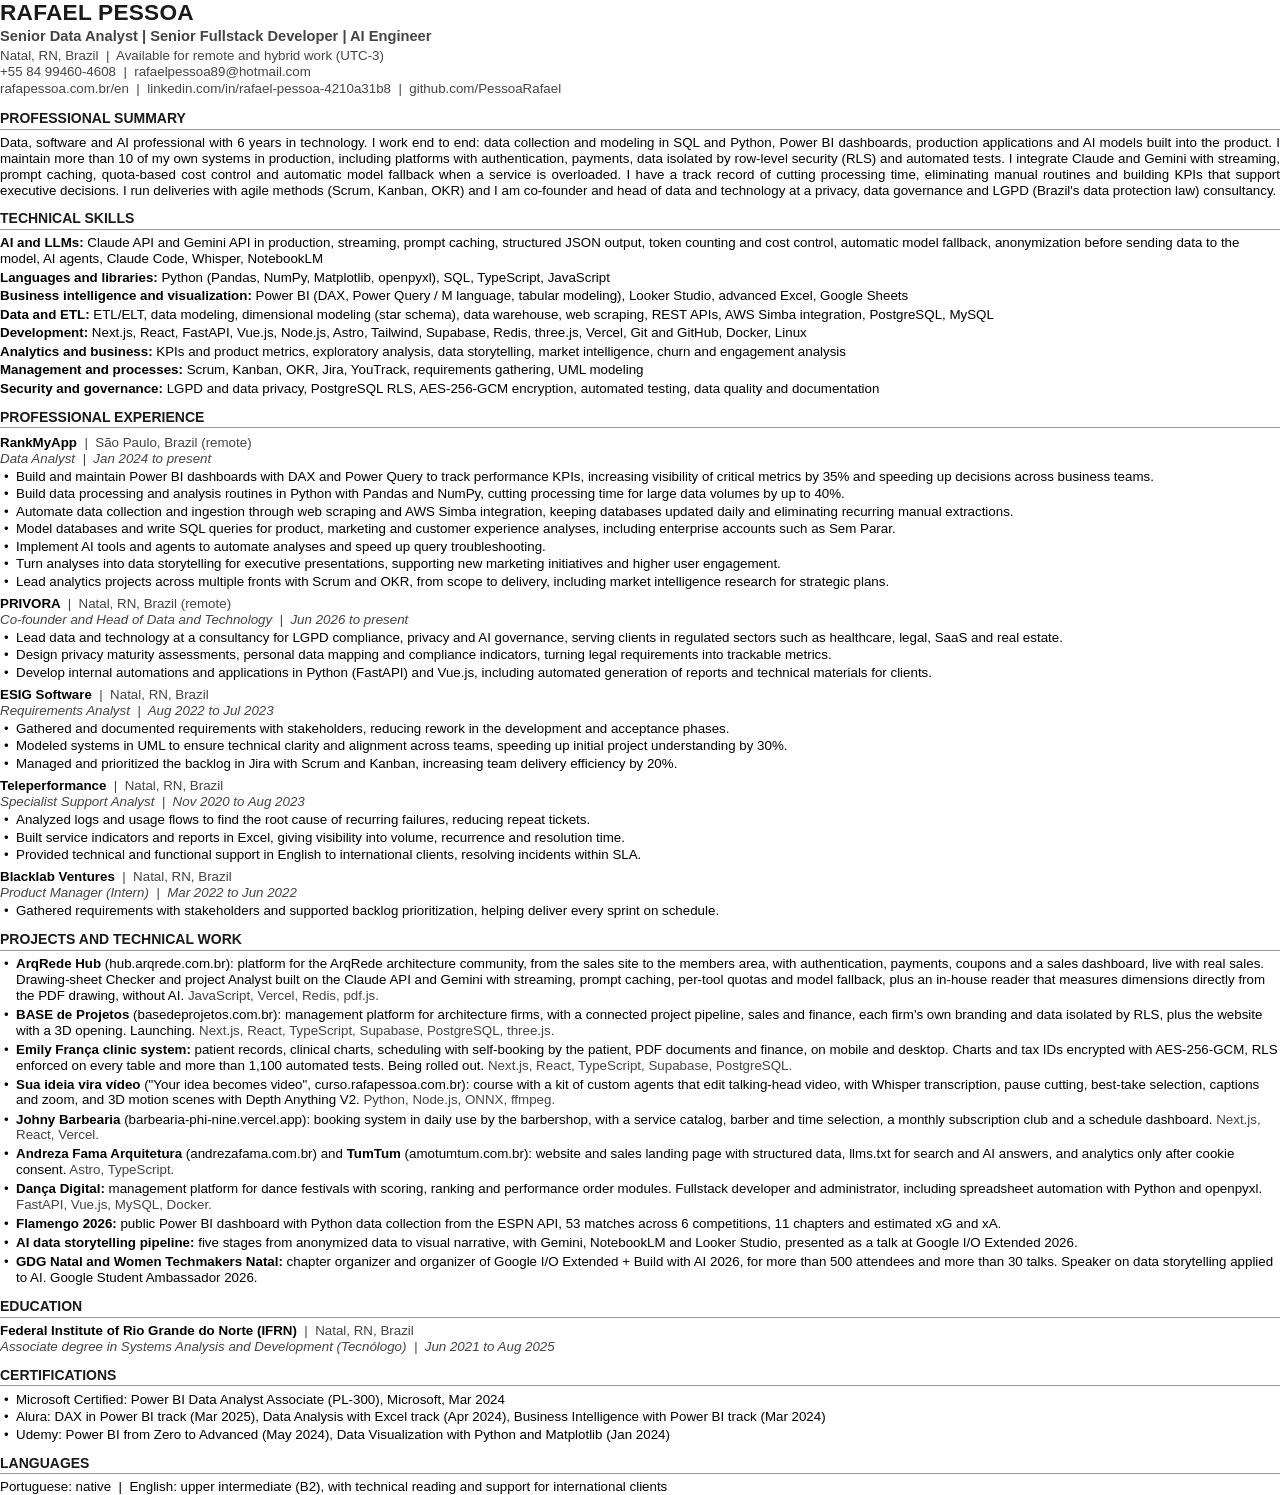
<file: ferramentas/curriculo-en.html>
<!doctype html>
<html lang="en">
<head>
<meta charset="utf-8">
<title>Résumé - Rafael Pessoa - Senior Data Analyst, Fullstack Developer and AI Engineer</title>
<!-- English version of the PDF résumé (16/11/2026). Same content as curriculo.html: when one changes, change the other.
     Build: node ferramentas/gerar-cv.mjs (builds both). Single column, plain text, for applicant tracking systems. No dashes. -->
<style>
@page { size: A4; margin: 34pt 46pt 30pt; }
* { margin: 0; padding: 0; box-sizing: border-box; }
html { -webkit-print-color-adjust: exact; print-color-adjust: exact; }
body { font-family: Calibri, Carlito, sans-serif; font-size: 10pt; line-height: 1.19; color: #000; }
a { color: inherit; text-decoration: none; }
h1 { font-size: 17pt; font-weight: 700; color: #1a1a1a; letter-spacing: .01em; line-height: 1.1; }
.cargo { font-size: 11pt; font-weight: 700; color: #444; margin-top: 2pt; }
.contato { color: #444; margin-top: 2pt; line-height: 1.26; }
h2 { font-size: 10.5pt; font-weight: 700; color: #1a1a1a; text-transform: uppercase; border-bottom: .6pt solid #999; padding-bottom: 1.5pt; margin: 9pt 0 4pt; break-after: avoid; }
p.txt { text-align: justify; }
.comp p { margin-bottom: 2pt; }
.vaga { margin-top: 5pt; break-inside: avoid; }
.vaga.parte { break-inside: auto; }
.empresa { font-weight: 700; }
.empresa span { font-weight: 400; color: #444; }
.funcao { font-style: italic; color: #444; }
ul { list-style: none; margin-top: 1.5pt; }
li { position: relative; padding-left: 12pt; margin-bottom: 1.2pt; }
li::before { content: "•"; position: absolute; left: 3pt; }
.proj li { margin-bottom: 2.4pt; break-inside: avoid; }
.stack { color: #444; }
</style>
</head>
<body>

<h1>RAFAEL PESSOA</h1>
<p class="cargo">Senior Data Analyst | Senior Fullstack Developer | AI Engineer</p>
<p class="contato">Natal, RN, Brazil &nbsp;|&nbsp; Available for remote and hybrid work (UTC-3)<br>
+55 84 99460-4608 &nbsp;|&nbsp; <a href="mailto:rafaelpessoa89@hotmail.com">rafaelpessoa89@hotmail.com</a><br>
<a href="https://rafapessoa.com.br/en/">rafapessoa.com.br/en</a> &nbsp;|&nbsp; <a href="https://www.linkedin.com/in/rafael-pessoa-4210a31b8/">linkedin.com/in/rafael-pessoa-4210a31b8</a> &nbsp;|&nbsp; <a href="https://github.com/PessoaRafael">github.com/PessoaRafael</a></p>

<h2>Professional summary</h2>
<p class="txt">Data, software and AI professional with 6 years in technology. I work end to end: data collection and modeling in SQL and Python, Power BI dashboards, production applications and AI models built into the product. I maintain more than 10 of my own systems in production, including platforms with authentication, payments, data isolated by row-level security (RLS) and automated tests. I integrate Claude and Gemini with streaming, prompt caching, quota-based cost control and automatic model fallback when a service is overloaded. I have a track record of cutting processing time, eliminating manual routines and building KPIs that support executive decisions. I run deliveries with agile methods (Scrum, Kanban, OKR) and I am co-founder and head of data and technology at a privacy, data governance and LGPD (Brazil's data protection law) consultancy.</p>

<h2>Technical skills</h2>
<div class="comp">
<p><b>AI and LLMs:</b> Claude API and Gemini API in production, streaming, prompt caching, structured JSON output, token counting and cost control, automatic model fallback, anonymization before sending data to the model, AI agents, Claude Code, Whisper, NotebookLM</p>
<p><b>Languages and libraries:</b> Python (Pandas, NumPy, Matplotlib, openpyxl), SQL, TypeScript, JavaScript</p>
<p><b>Business intelligence and visualization:</b> Power BI (DAX, Power Query / M language, tabular modeling), Looker Studio, advanced Excel, Google Sheets</p>
<p><b>Data and ETL:</b> ETL/ELT, data modeling, dimensional modeling (star schema), data warehouse, web scraping, REST APIs, AWS Simba integration, PostgreSQL, MySQL</p>
<p><b>Development:</b> Next.js, React, FastAPI, Vue.js, Node.js, Astro, Tailwind, Supabase, Redis, three.js, Vercel, Git and GitHub, Docker, Linux</p>
<p><b>Analytics and business:</b> KPIs and product metrics, exploratory analysis, data storytelling, market intelligence, churn and engagement analysis</p>
<p><b>Management and processes:</b> Scrum, Kanban, OKR, Jira, YouTrack, requirements gathering, UML modeling</p>
<p><b>Security and governance:</b> LGPD and data privacy, PostgreSQL RLS, AES-256-GCM encryption, automated testing, data quality and documentation</p>
</div>

<h2>Professional experience</h2>

<div class="vaga">
<p class="empresa">RankMyApp <span>&nbsp;|&nbsp; São Paulo, Brazil (remote)</span></p>
<p class="funcao">Data Analyst &nbsp;|&nbsp; Jan 2024 to present</p>
<ul>
<li>Build and maintain Power BI dashboards with DAX and Power Query to track performance KPIs, increasing visibility of critical metrics by 35% and speeding up decisions across business teams.</li>
<li>Build data processing and analysis routines in Python with Pandas and NumPy, cutting processing time for large data volumes by up to 40%.</li>
<li>Automate data collection and ingestion through web scraping and AWS Simba integration, keeping databases updated daily and eliminating recurring manual extractions.</li>
<li>Model databases and write SQL queries for product, marketing and customer experience analyses, including enterprise accounts such as Sem Parar.</li>
<li>Implement AI tools and agents to automate analyses and speed up query troubleshooting.</li>
<li>Turn analyses into data storytelling for executive presentations, supporting new marketing initiatives and higher user engagement.</li>
<li>Lead analytics projects across multiple fronts with Scrum and OKR, from scope to delivery, including market intelligence research for strategic plans.</li>
</ul>
</div>

<div class="vaga">
<p class="empresa">PRIVORA <span>&nbsp;|&nbsp; Natal, RN, Brazil (remote)</span></p>
<p class="funcao">Co-founder and Head of Data and Technology &nbsp;|&nbsp; Jun 2026 to present</p>
<ul>
<li>Lead data and technology at a consultancy for LGPD compliance, privacy and AI governance, serving clients in regulated sectors such as healthcare, legal, SaaS and real estate.</li>
<li>Design privacy maturity assessments, personal data mapping and compliance indicators, turning legal requirements into trackable metrics.</li>
<li>Develop internal automations and applications in Python (FastAPI) and Vue.js, including automated generation of reports and technical materials for clients.</li>
</ul>
</div>

<div class="vaga">
<p class="empresa">ESIG Software <span>&nbsp;|&nbsp; Natal, RN, Brazil</span></p>
<p class="funcao">Requirements Analyst &nbsp;|&nbsp; Aug 2022 to Jul 2023</p>
<ul>
<li>Gathered and documented requirements with stakeholders, reducing rework in the development and acceptance phases.</li>
<li>Modeled systems in UML to ensure technical clarity and alignment across teams, speeding up initial project understanding by 30%.</li>
<li>Managed and prioritized the backlog in Jira with Scrum and Kanban, increasing team delivery efficiency by 20%.</li>
</ul>
</div>

<div class="vaga">
<p class="empresa">Teleperformance <span>&nbsp;|&nbsp; Natal, RN, Brazil</span></p>
<p class="funcao">Specialist Support Analyst &nbsp;|&nbsp; Nov 2020 to Aug 2023</p>
<ul>
<li>Analyzed logs and usage flows to find the root cause of recurring failures, reducing repeat tickets.</li>
<li>Built service indicators and reports in Excel, giving visibility into volume, recurrence and resolution time.</li>
<li>Provided technical and functional support in English to international clients, resolving incidents within SLA.</li>
</ul>
</div>

<div class="vaga">
<p class="empresa">Blacklab Ventures <span>&nbsp;|&nbsp; Natal, RN, Brazil</span></p>
<p class="funcao">Product Manager (Intern) &nbsp;|&nbsp; Mar 2022 to Jun 2022</p>
<ul>
<li>Gathered requirements with stakeholders and supported backlog prioritization, helping deliver every sprint on schedule.</li>
</ul>
</div>

<h2>Projects and technical work</h2>
<ul class="proj">
<li><b>ArqRede Hub</b> (<a href="https://hub.arqrede.com.br/">hub.arqrede.com.br</a>): platform for the ArqRede architecture community, from the sales site to the members area, with authentication, payments, coupons and a sales dashboard, live with real sales. Drawing-sheet Checker and project Analyst built on the Claude API and Gemini with streaming, prompt caching, per-tool quotas and model fallback, plus an in-house reader that measures dimensions directly from the PDF drawing, without AI. <span class="stack">JavaScript, Vercel, Redis, pdf.js.</span></li>
<li><b>BASE de Projetos</b> (<a href="https://www.basedeprojetos.com.br/">basedeprojetos.com.br</a>): management platform for architecture firms, with a connected project pipeline, sales and finance, each firm's own branding and data isolated by RLS, plus the website with a 3D opening. Launching. <span class="stack">Next.js, React, TypeScript, Supabase, PostgreSQL, three.js.</span></li>
<li><b>Emily França clinic system:</b> patient records, clinical charts, scheduling with self-booking by the patient, PDF documents and finance, on mobile and desktop. Charts and tax IDs encrypted with AES-256-GCM, RLS enforced on every table and more than 1,100 automated tests. Being rolled out. <span class="stack">Next.js, React, TypeScript, Supabase, PostgreSQL.</span></li>
<li><b>Sua ideia vira vídeo</b> ("Your idea becomes video", <a href="https://curso.rafapessoa.com.br/">curso.rafapessoa.com.br</a>): course with a kit of custom agents that edit talking-head video, with Whisper transcription, pause cutting, best-take selection, captions and zoom, and 3D motion scenes with Depth Anything V2. <span class="stack">Python, Node.js, ONNX, ffmpeg.</span></li>
<li><b>Johny Barbearia</b> (<a href="https://barbearia-phi-nine.vercel.app/">barbearia-phi-nine.vercel.app</a>): booking system in daily use by the barbershop, with a service catalog, barber and time selection, a monthly subscription club and a schedule dashboard. <span class="stack">Next.js, React, Vercel.</span></li>
<li><b>Andreza Fama Arquitetura</b> (<a href="https://www.andrezafama.com.br/">andrezafama.com.br</a>) and <b>TumTum</b> (<a href="https://www.amotumtum.com.br/">amotumtum.com.br</a>): website and sales landing page with structured data, llms.txt for search and AI answers, and analytics only after cookie consent. <span class="stack">Astro, TypeScript.</span></li>
<li><b>Dança Digital:</b> management platform for dance festivals with scoring, ranking and performance order modules. Fullstack developer and administrator, including spreadsheet automation with Python and openpyxl. <span class="stack">FastAPI, Vue.js, MySQL, Docker.</span></li>
<li><b>Flamengo 2026:</b> public Power BI dashboard with Python data collection from the ESPN API, 53 matches across 6 competitions, 11 chapters and estimated xG and xA.</li>
<li><b>AI data storytelling pipeline:</b> five stages from anonymized data to visual narrative, with Gemini, NotebookLM and Looker Studio, presented as a talk at Google I/O Extended 2026.</li>
<li><b>GDG Natal and Women Techmakers Natal:</b> chapter organizer and organizer of Google I/O Extended + Build with AI 2026, for more than 500 attendees and more than 30 talks. Speaker on data storytelling applied to AI. Google Student Ambassador 2026.</li>
</ul>

<h2>Education</h2>
<p class="empresa">Federal Institute of Rio Grande do Norte (IFRN) <span>&nbsp;|&nbsp; Natal, RN, Brazil</span></p>
<p class="funcao">Associate degree in Systems Analysis and Development (Tecnólogo) &nbsp;|&nbsp; Jun 2021 to Aug 2025</p>

<h2>Certifications</h2>
<ul>
<li>Microsoft Certified: Power BI Data Analyst Associate (PL-300), Microsoft, Mar 2024</li>
<li>Alura: DAX in Power BI track (Mar 2025), Data Analysis with Excel track (Apr 2024), Business Intelligence with Power BI track (Mar 2024)</li>
<li>Udemy: Power BI from Zero to Advanced (May 2024), Data Visualization with Python and Matplotlib (Jan 2024)</li>
</ul>

<h2>Languages</h2>
<p>Portuguese: native &nbsp;|&nbsp; English: upper intermediate (B2), with technical reading and support for international clients</p>

</body>
</html>
</file>
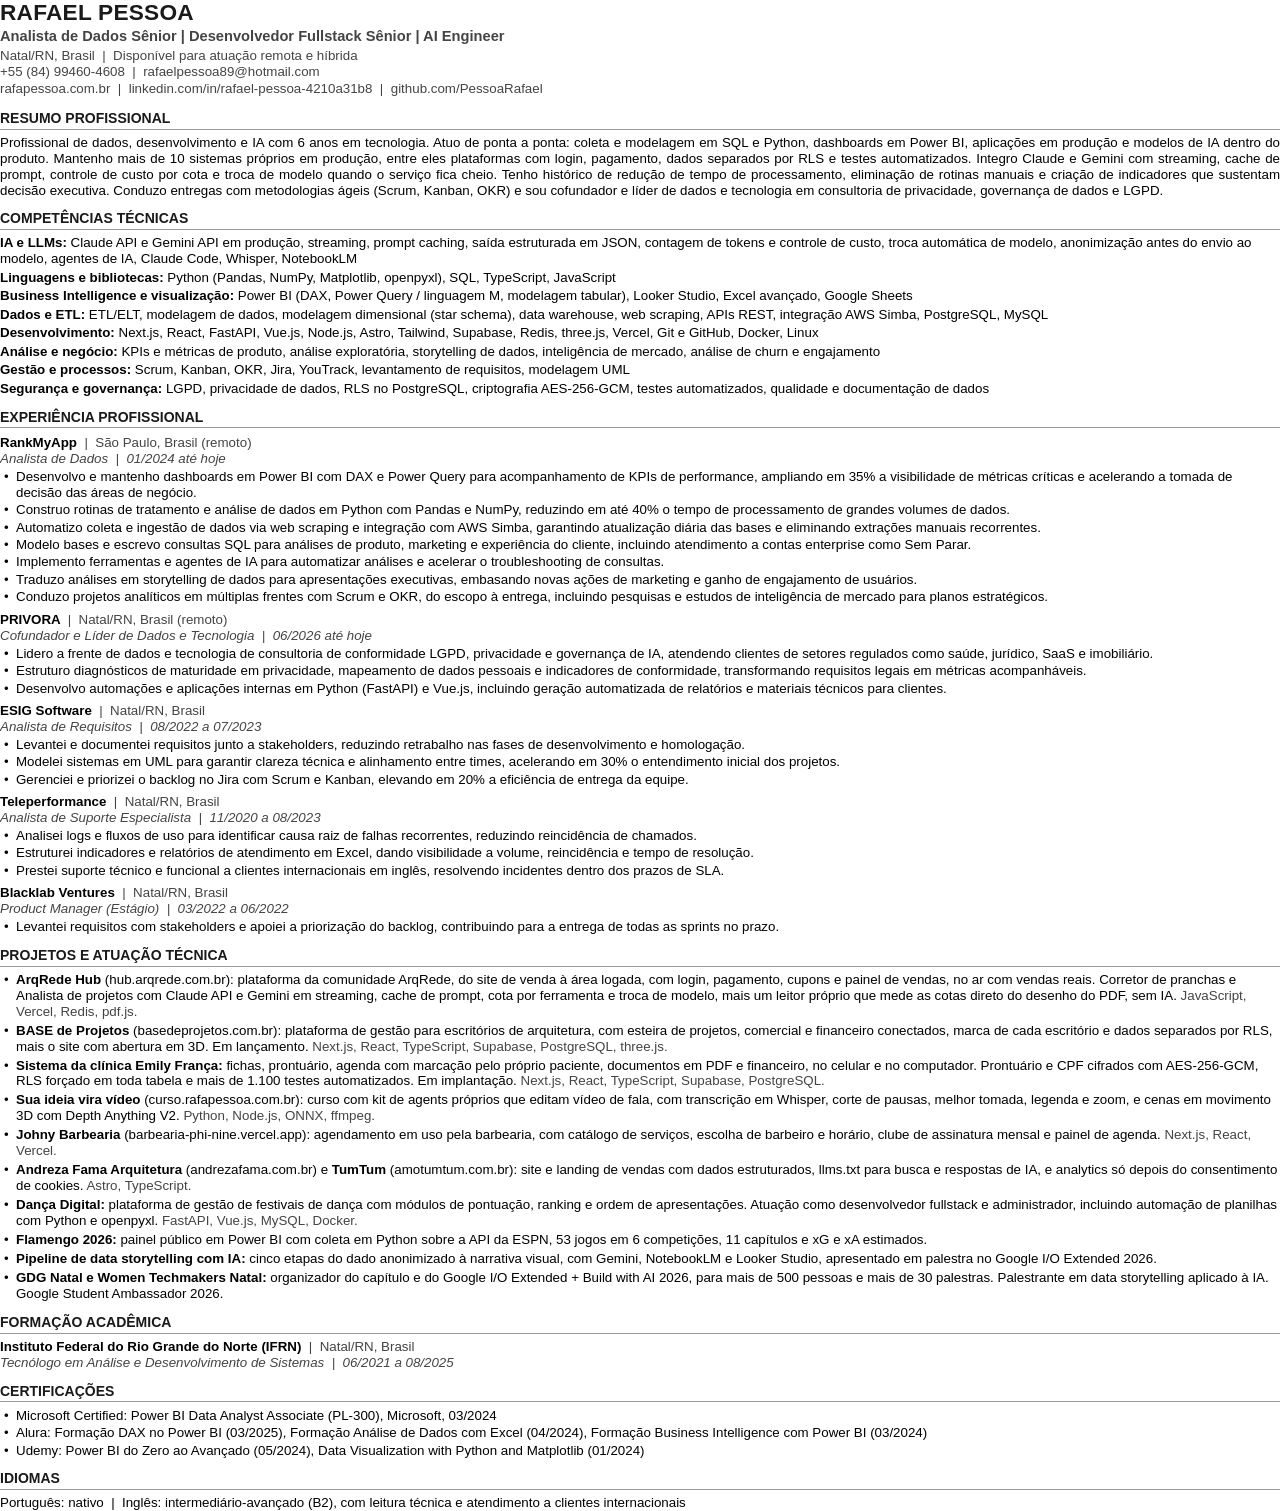
<file: ferramentas/curriculo.html>
<!doctype html>
<html lang="pt-BR">
<head>
<meta charset="utf-8">
<title>Currículo - Rafael Pessoa - Analista de Dados Sênior, Desenvolvedor Fullstack e AI Engineer</title>
<!-- Fonte do CV em PDF. Ao mudar, rode: node ferramentas/gerar-cv.mjs
     Texto corrido em coluna única, para o leitor automático de vagas entender. Sem travessão. -->
<style>
@page { size: A4; margin: 34pt 46pt 30pt; }
* { margin: 0; padding: 0; box-sizing: border-box; }
html { -webkit-print-color-adjust: exact; print-color-adjust: exact; }
body { font-family: Calibri, Carlito, sans-serif; font-size: 10pt; line-height: 1.19; color: #000; }
a { color: inherit; text-decoration: none; }
h1 { font-size: 17pt; font-weight: 700; color: #1a1a1a; letter-spacing: .01em; line-height: 1.1; }
.cargo { font-size: 11pt; font-weight: 700; color: #444; margin-top: 2pt; }
.contato { color: #444; margin-top: 2pt; line-height: 1.26; }
h2 { font-size: 10.5pt; font-weight: 700; color: #1a1a1a; text-transform: uppercase; border-bottom: .6pt solid #999; padding-bottom: 1.5pt; margin: 9pt 0 4pt; break-after: avoid; }
p.txt { text-align: justify; }
.comp p { margin-bottom: 2pt; }
.vaga { margin-top: 5pt; break-inside: avoid; }
.vaga.parte { break-inside: auto; }
.empresa { font-weight: 700; }
.empresa span { font-weight: 400; color: #444; }
.funcao { font-style: italic; color: #444; }
ul { list-style: none; margin-top: 1.5pt; }
li { position: relative; padding-left: 12pt; margin-bottom: 1.2pt; }
li::before { content: "•"; position: absolute; left: 3pt; }
.proj li { margin-bottom: 2.4pt; break-inside: avoid; }
.stack { color: #444; }
</style>
</head>
<body>

<h1>RAFAEL PESSOA</h1>
<p class="cargo">Analista de Dados Sênior | Desenvolvedor Fullstack Sênior | AI Engineer</p>
<p class="contato">Natal/RN, Brasil &nbsp;|&nbsp; Disponível para atuação remota e híbrida<br>
+55 (84) 99460-4608 &nbsp;|&nbsp; <a href="mailto:rafaelpessoa89@hotmail.com">rafaelpessoa89@hotmail.com</a><br>
<a href="https://rafapessoa.com.br/">rafapessoa.com.br</a> &nbsp;|&nbsp; <a href="https://www.linkedin.com/in/rafael-pessoa-4210a31b8/">linkedin.com/in/rafael-pessoa-4210a31b8</a> &nbsp;|&nbsp; <a href="https://github.com/PessoaRafael">github.com/PessoaRafael</a></p>

<h2>Resumo profissional</h2>
<p class="txt">Profissional de dados, desenvolvimento e IA com 6 anos em tecnologia. Atuo de ponta a ponta: coleta e modelagem em SQL e Python, dashboards em Power BI, aplicações em produção e modelos de IA dentro do produto. Mantenho mais de 10 sistemas próprios em produção, entre eles plataformas com login, pagamento, dados separados por RLS e testes automatizados. Integro Claude e Gemini com streaming, cache de prompt, controle de custo por cota e troca de modelo quando o serviço fica cheio. Tenho histórico de redução de tempo de processamento, eliminação de rotinas manuais e criação de indicadores que sustentam decisão executiva. Conduzo entregas com metodologias ágeis (Scrum, Kanban, OKR) e sou cofundador e líder de dados e tecnologia em consultoria de privacidade, governança de dados e LGPD.</p>

<h2>Competências técnicas</h2>
<div class="comp">
<p><b>IA e LLMs:</b> Claude API e Gemini API em produção, streaming, prompt caching, saída estruturada em JSON, contagem de tokens e controle de custo, troca automática de modelo, anonimização antes do envio ao modelo, agentes de IA, Claude Code, Whisper, NotebookLM</p>
<p><b>Linguagens e bibliotecas:</b> Python (Pandas, NumPy, Matplotlib, openpyxl), SQL, TypeScript, JavaScript</p>
<p><b>Business Intelligence e visualização:</b> Power BI (DAX, Power Query / linguagem M, modelagem tabular), Looker Studio, Excel avançado, Google Sheets</p>
<p><b>Dados e ETL:</b> ETL/ELT, modelagem de dados, modelagem dimensional (star schema), data warehouse, web scraping, APIs REST, integração AWS Simba, PostgreSQL, MySQL</p>
<p><b>Desenvolvimento:</b> Next.js, React, FastAPI, Vue.js, Node.js, Astro, Tailwind, Supabase, Redis, three.js, Vercel, Git e GitHub, Docker, Linux</p>
<p><b>Análise e negócio:</b> KPIs e métricas de produto, análise exploratória, storytelling de dados, inteligência de mercado, análise de churn e engajamento</p>
<p><b>Gestão e processos:</b> Scrum, Kanban, OKR, Jira, YouTrack, levantamento de requisitos, modelagem UML</p>
<p><b>Segurança e governança:</b> LGPD, privacidade de dados, RLS no PostgreSQL, criptografia AES-256-GCM, testes automatizados, qualidade e documentação de dados</p>
</div>

<h2>Experiência profissional</h2>

<div class="vaga">
<p class="empresa">RankMyApp <span>&nbsp;|&nbsp; São Paulo, Brasil (remoto)</span></p>
<p class="funcao">Analista de Dados &nbsp;|&nbsp; 01/2024 até hoje</p>
<ul>
<li>Desenvolvo e mantenho dashboards em Power BI com DAX e Power Query para acompanhamento de KPIs de performance, ampliando em 35% a visibilidade de métricas críticas e acelerando a tomada de decisão das áreas de negócio.</li>
<li>Construo rotinas de tratamento e análise de dados em Python com Pandas e NumPy, reduzindo em até 40% o tempo de processamento de grandes volumes de dados.</li>
<li>Automatizo coleta e ingestão de dados via web scraping e integração com AWS Simba, garantindo atualização diária das bases e eliminando extrações manuais recorrentes.</li>
<li>Modelo bases e escrevo consultas SQL para análises de produto, marketing e experiência do cliente, incluindo atendimento a contas enterprise como Sem Parar.</li>
<li>Implemento ferramentas e agentes de IA para automatizar análises e acelerar o troubleshooting de consultas.</li>
<li>Traduzo análises em storytelling de dados para apresentações executivas, embasando novas ações de marketing e ganho de engajamento de usuários.</li>
<li>Conduzo projetos analíticos em múltiplas frentes com Scrum e OKR, do escopo à entrega, incluindo pesquisas e estudos de inteligência de mercado para planos estratégicos.</li>
</ul>
</div>

<div class="vaga">
<p class="empresa">PRIVORA <span>&nbsp;|&nbsp; Natal/RN, Brasil (remoto)</span></p>
<p class="funcao">Cofundador e Líder de Dados e Tecnologia &nbsp;|&nbsp; 06/2026 até hoje</p>
<ul>
<li>Lidero a frente de dados e tecnologia de consultoria de conformidade LGPD, privacidade e governança de IA, atendendo clientes de setores regulados como saúde, jurídico, SaaS e imobiliário.</li>
<li>Estruturo diagnósticos de maturidade em privacidade, mapeamento de dados pessoais e indicadores de conformidade, transformando requisitos legais em métricas acompanháveis.</li>
<li>Desenvolvo automações e aplicações internas em Python (FastAPI) e Vue.js, incluindo geração automatizada de relatórios e materiais técnicos para clientes.</li>
</ul>
</div>

<div class="vaga">
<p class="empresa">ESIG Software <span>&nbsp;|&nbsp; Natal/RN, Brasil</span></p>
<p class="funcao">Analista de Requisitos &nbsp;|&nbsp; 08/2022 a 07/2023</p>
<ul>
<li>Levantei e documentei requisitos junto a stakeholders, reduzindo retrabalho nas fases de desenvolvimento e homologação.</li>
<li>Modelei sistemas em UML para garantir clareza técnica e alinhamento entre times, acelerando em 30% o entendimento inicial dos projetos.</li>
<li>Gerenciei e priorizei o backlog no Jira com Scrum e Kanban, elevando em 20% a eficiência de entrega da equipe.</li>
</ul>
</div>

<div class="vaga">
<p class="empresa">Teleperformance <span>&nbsp;|&nbsp; Natal/RN, Brasil</span></p>
<p class="funcao">Analista de Suporte Especialista &nbsp;|&nbsp; 11/2020 a 08/2023</p>
<ul>
<li>Analisei logs e fluxos de uso para identificar causa raiz de falhas recorrentes, reduzindo reincidência de chamados.</li>
<li>Estruturei indicadores e relatórios de atendimento em Excel, dando visibilidade a volume, reincidência e tempo de resolução.</li>
<li>Prestei suporte técnico e funcional a clientes internacionais em inglês, resolvendo incidentes dentro dos prazos de SLA.</li>
</ul>
</div>

<div class="vaga">
<p class="empresa">Blacklab Ventures <span>&nbsp;|&nbsp; Natal/RN, Brasil</span></p>
<p class="funcao">Product Manager (Estágio) &nbsp;|&nbsp; 03/2022 a 06/2022</p>
<ul>
<li>Levantei requisitos com stakeholders e apoiei a priorização do backlog, contribuindo para a entrega de todas as sprints no prazo.</li>
</ul>
</div>

<h2>Projetos e atuação técnica</h2>
<ul class="proj">
<li><b>ArqRede Hub</b> (<a href="https://hub.arqrede.com.br/">hub.arqrede.com.br</a>): plataforma da comunidade ArqRede, do site de venda à área logada, com login, pagamento, cupons e painel de vendas, no ar com vendas reais. Corretor de pranchas e Analista de projetos com Claude API e Gemini em streaming, cache de prompt, cota por ferramenta e troca de modelo, mais um leitor próprio que mede as cotas direto do desenho do PDF, sem IA. <span class="stack">JavaScript, Vercel, Redis, pdf.js.</span></li>
<li><b>BASE de Projetos</b> (<a href="https://www.basedeprojetos.com.br/">basedeprojetos.com.br</a>): plataforma de gestão para escritórios de arquitetura, com esteira de projetos, comercial e financeiro conectados, marca de cada escritório e dados separados por RLS, mais o site com abertura em 3D. Em lançamento. <span class="stack">Next.js, React, TypeScript, Supabase, PostgreSQL, three.js.</span></li>
<li><b>Sistema da clínica Emily França:</b> fichas, prontuário, agenda com marcação pelo próprio paciente, documentos em PDF e financeiro, no celular e no computador. Prontuário e CPF cifrados com AES-256-GCM, RLS forçado em toda tabela e mais de 1.100 testes automatizados. Em implantação. <span class="stack">Next.js, React, TypeScript, Supabase, PostgreSQL.</span></li>
<li><b>Sua ideia vira vídeo</b> (<a href="https://curso.rafapessoa.com.br/">curso.rafapessoa.com.br</a>): curso com kit de agents próprios que editam vídeo de fala, com transcrição em Whisper, corte de pausas, melhor tomada, legenda e zoom, e cenas em movimento 3D com Depth Anything V2. <span class="stack">Python, Node.js, ONNX, ffmpeg.</span></li>
<li><b>Johny Barbearia</b> (<a href="https://barbearia-phi-nine.vercel.app/">barbearia-phi-nine.vercel.app</a>): agendamento em uso pela barbearia, com catálogo de serviços, escolha de barbeiro e horário, clube de assinatura mensal e painel de agenda. <span class="stack">Next.js, React, Vercel.</span></li>
<li><b>Andreza Fama Arquitetura</b> (<a href="https://www.andrezafama.com.br/">andrezafama.com.br</a>) e <b>TumTum</b> (<a href="https://www.amotumtum.com.br/">amotumtum.com.br</a>): site e landing de vendas com dados estruturados, llms.txt para busca e respostas de IA, e analytics só depois do consentimento de cookies. <span class="stack">Astro, TypeScript.</span></li>
<li><b>Dança Digital:</b> plataforma de gestão de festivais de dança com módulos de pontuação, ranking e ordem de apresentações. Atuação como desenvolvedor fullstack e administrador, incluindo automação de planilhas com Python e openpyxl. <span class="stack">FastAPI, Vue.js, MySQL, Docker.</span></li>
<li><b>Flamengo 2026:</b> painel público em Power BI com coleta em Python sobre a API da ESPN, 53 jogos em 6 competições, 11 capítulos e xG e xA estimados.</li>
<li><b>Pipeline de data storytelling com IA:</b> cinco etapas do dado anonimizado à narrativa visual, com Gemini, NotebookLM e Looker Studio, apresentado em palestra no Google I/O Extended 2026.</li>
<li><b>GDG Natal e Women Techmakers Natal:</b> organizador do capítulo e do Google I/O Extended + Build with AI 2026, para mais de 500 pessoas e mais de 30 palestras. Palestrante em data storytelling aplicado à IA. Google Student Ambassador 2026.</li>
</ul>

<h2>Formação acadêmica</h2>
<p class="empresa">Instituto Federal do Rio Grande do Norte (IFRN) <span>&nbsp;|&nbsp; Natal/RN, Brasil</span></p>
<p class="funcao">Tecnólogo em Análise e Desenvolvimento de Sistemas &nbsp;|&nbsp; 06/2021 a 08/2025</p>

<h2>Certificações</h2>
<ul>
<li>Microsoft Certified: Power BI Data Analyst Associate (PL-300), Microsoft, 03/2024</li>
<li>Alura: Formação DAX no Power BI (03/2025), Formação Análise de Dados com Excel (04/2024), Formação Business Intelligence com Power BI (03/2024)</li>
<li>Udemy: Power BI do Zero ao Avançado (05/2024), Data Visualization with Python and Matplotlib (01/2024)</li>
</ul>

<h2>Idiomas</h2>
<p>Português: nativo &nbsp;|&nbsp; Inglês: intermediário-avançado (B2), com leitura técnica e atendimento a clientes internacionais</p>

</body>
</html>
</file>
